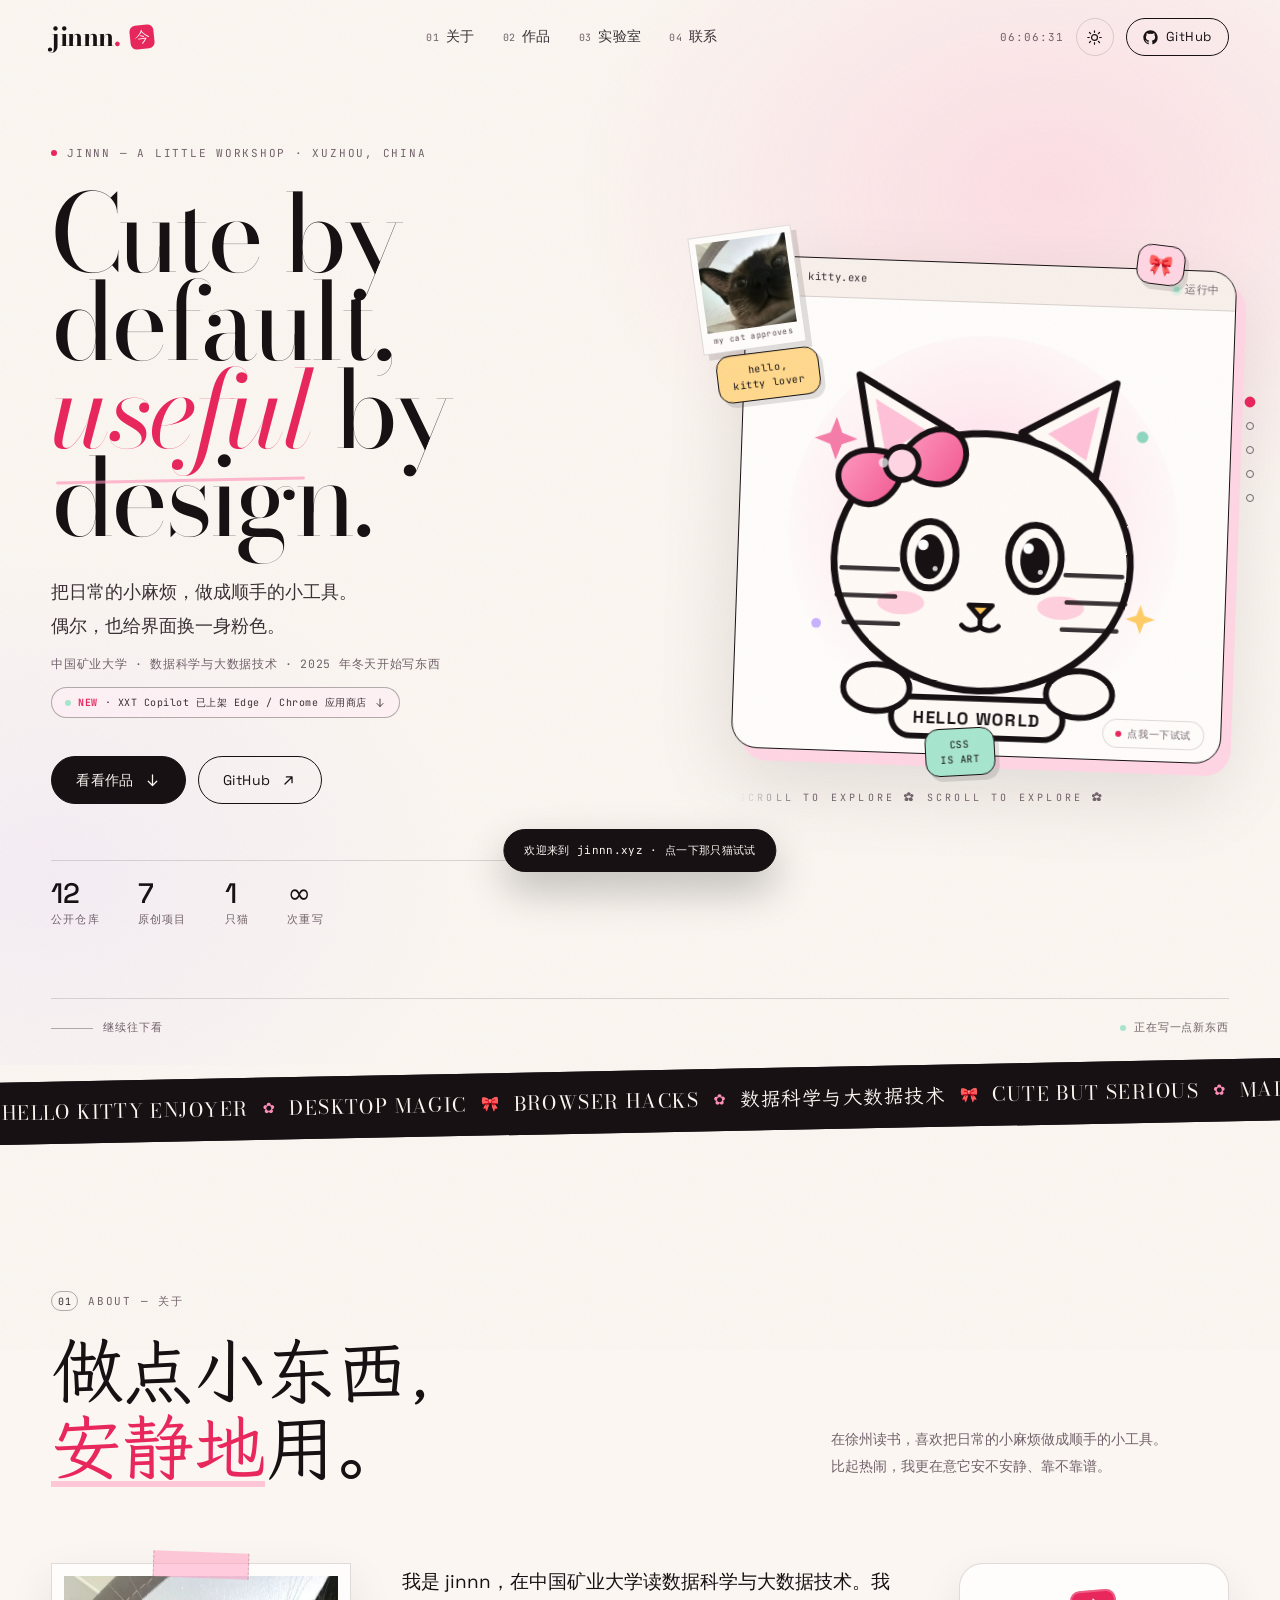
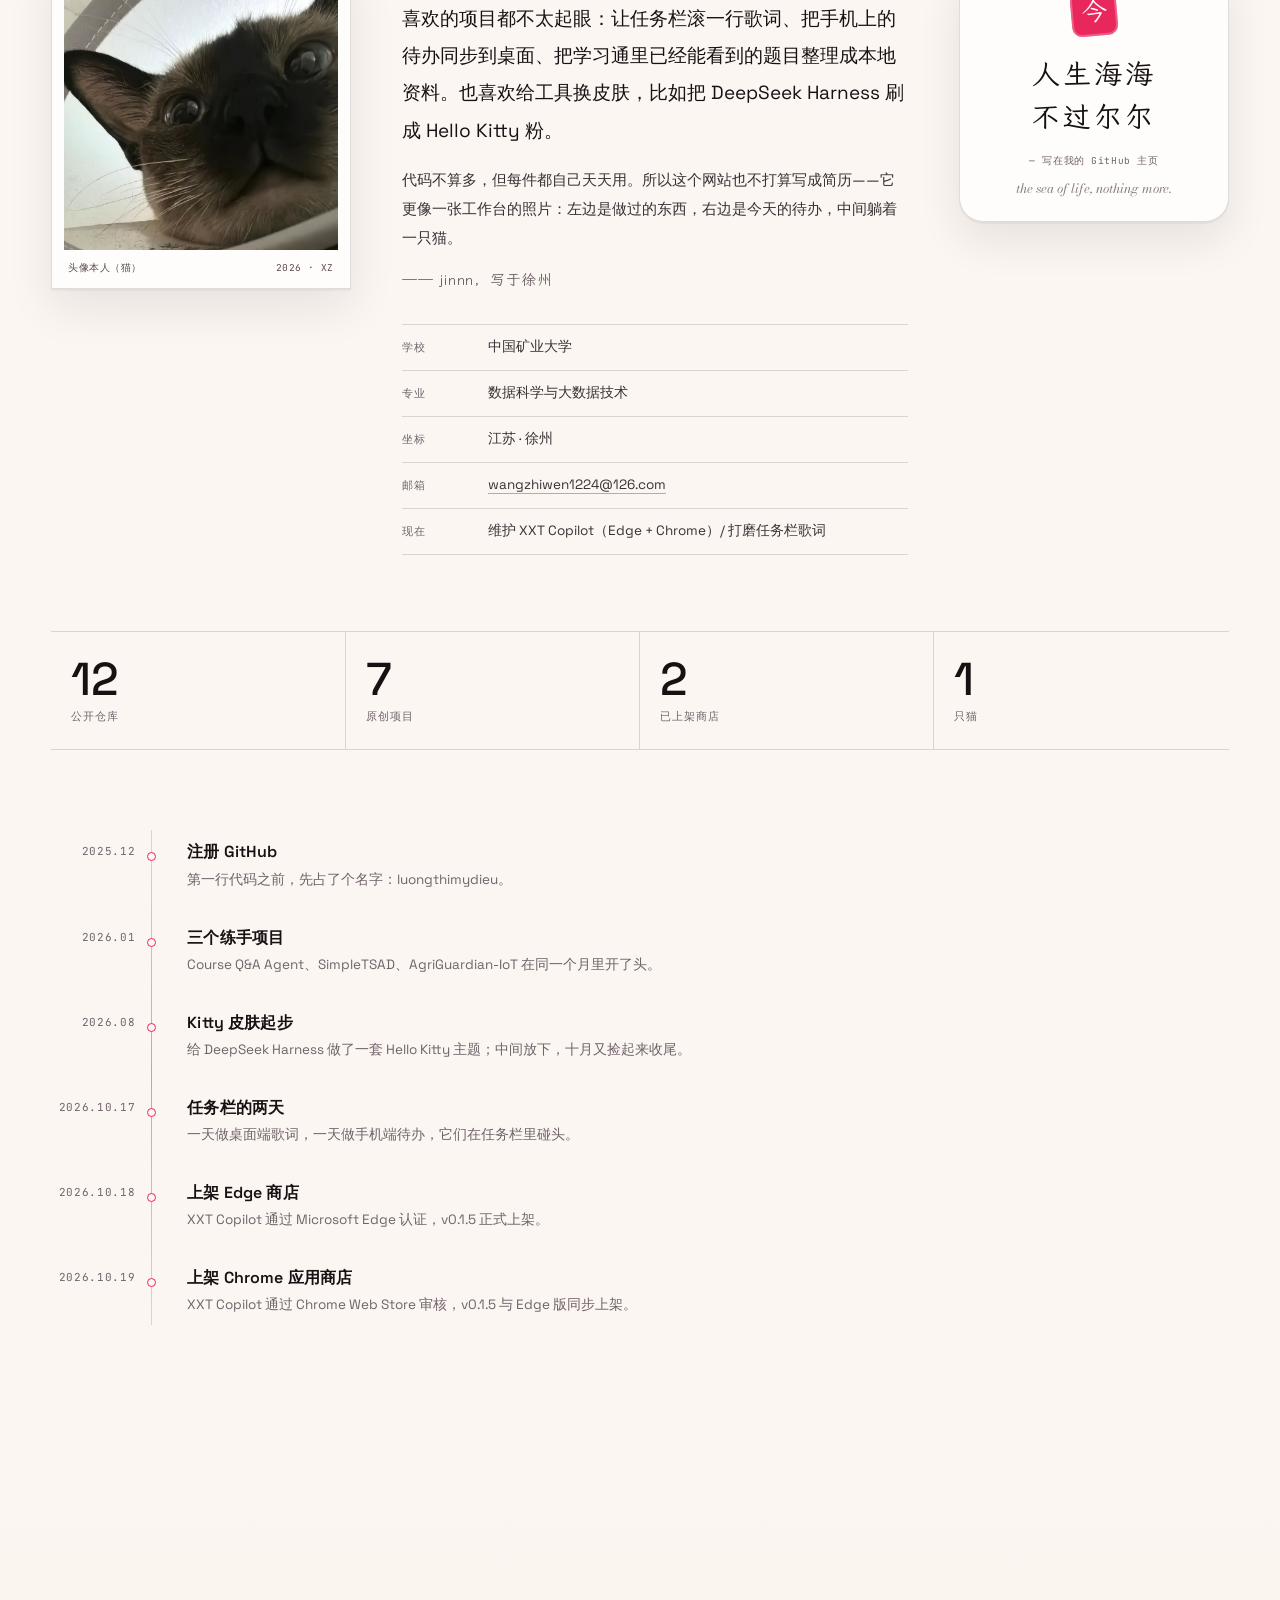
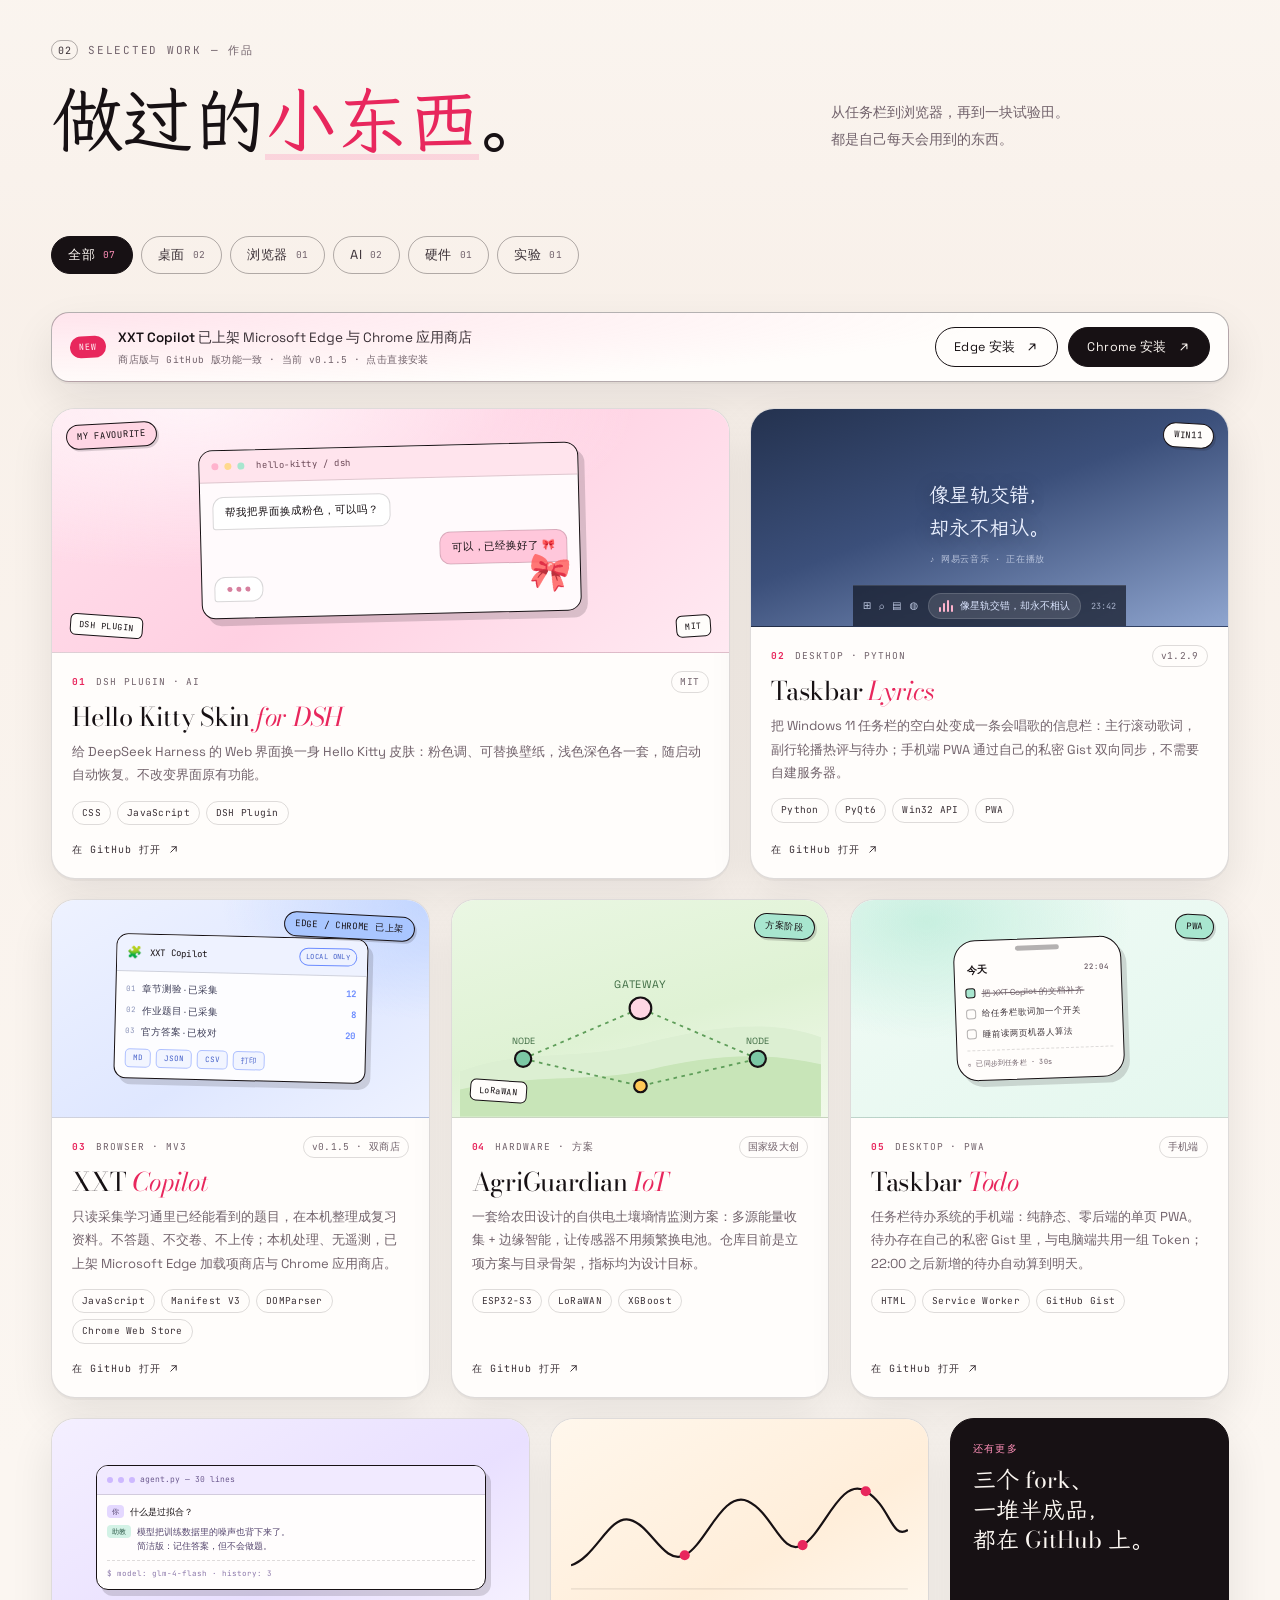
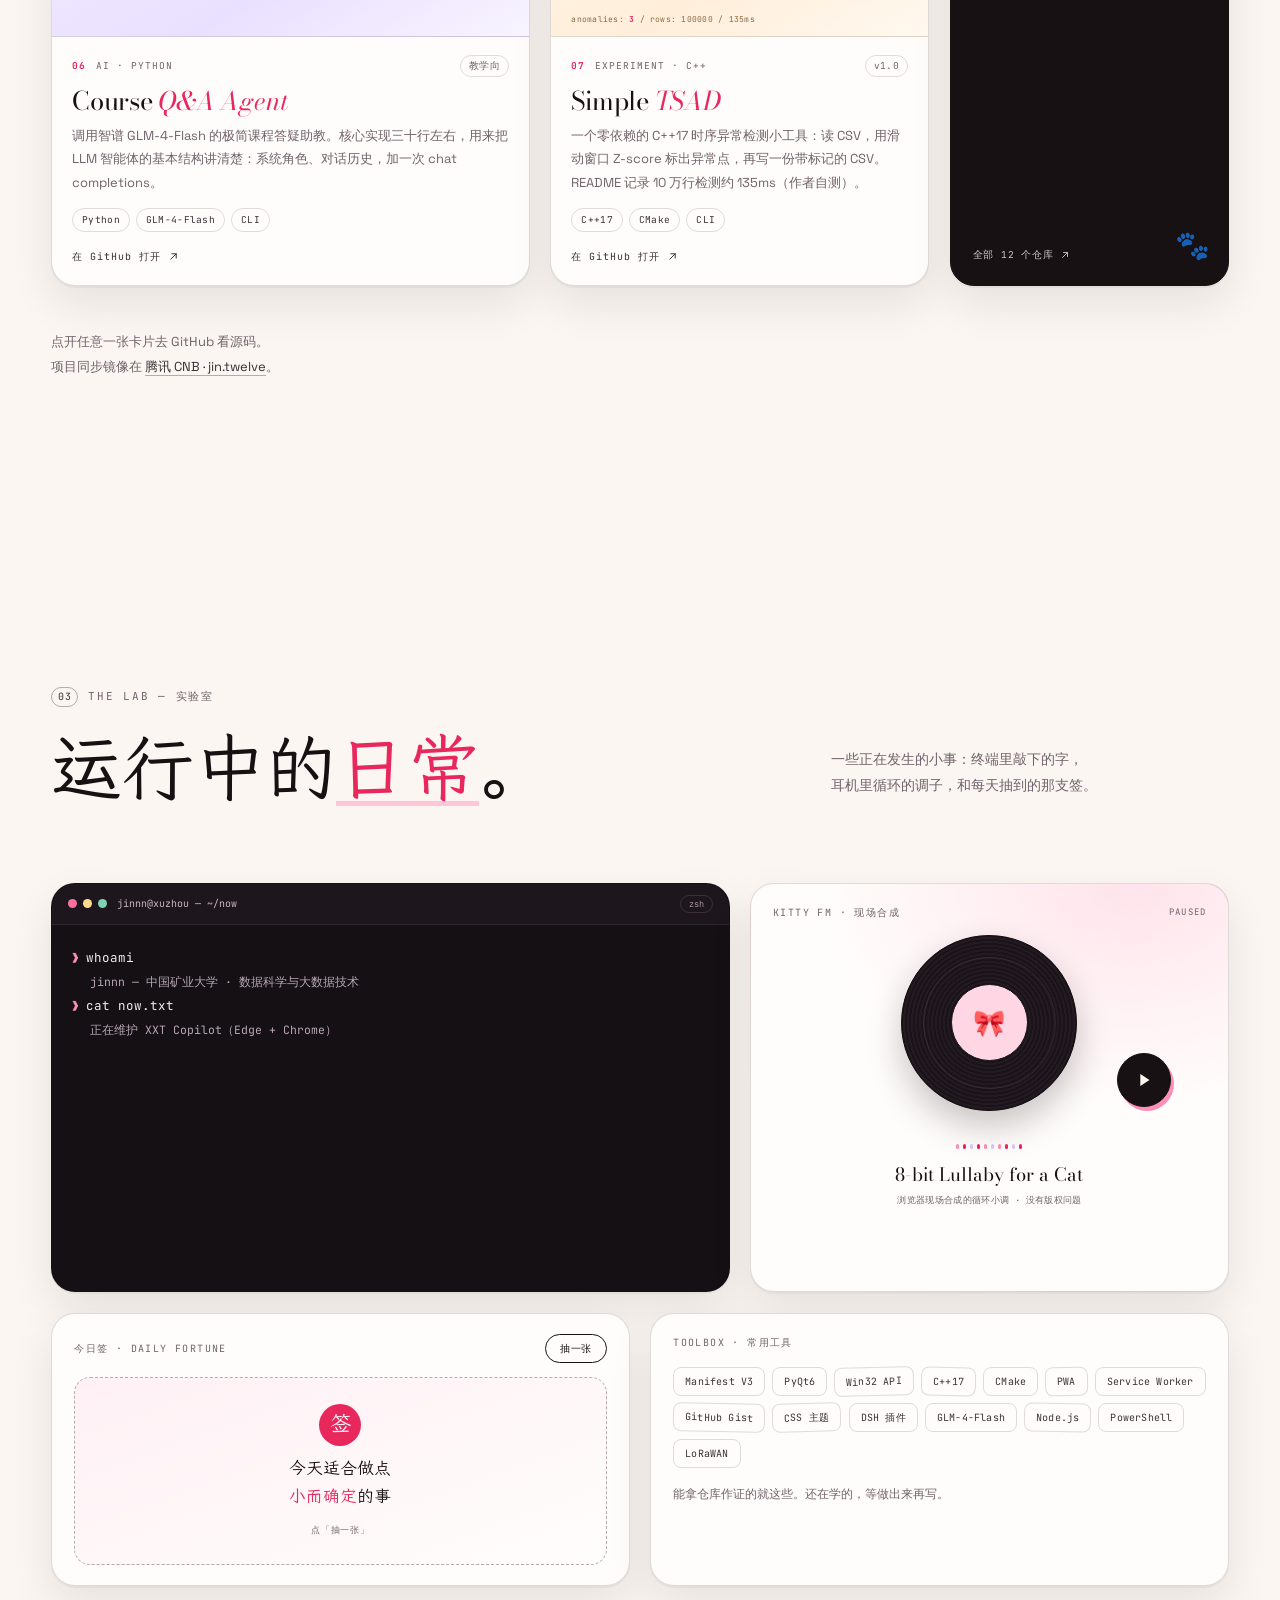
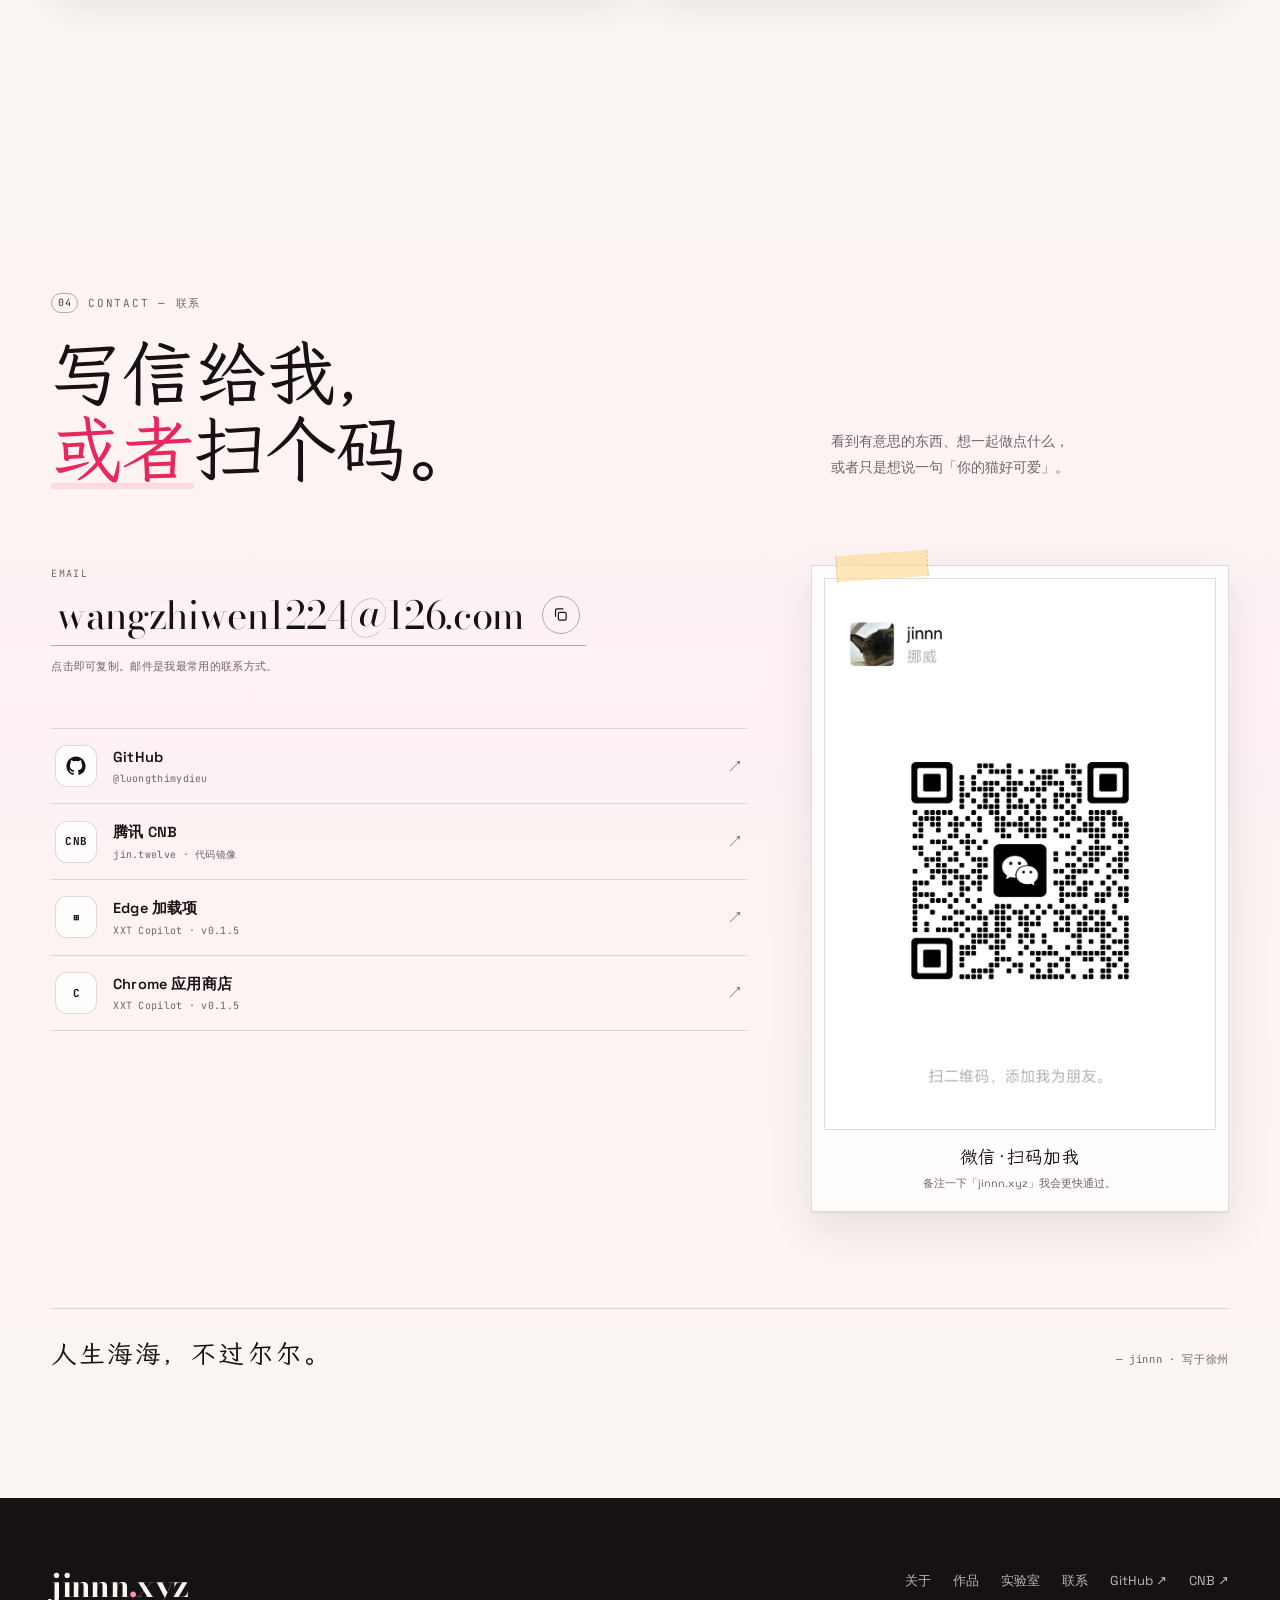
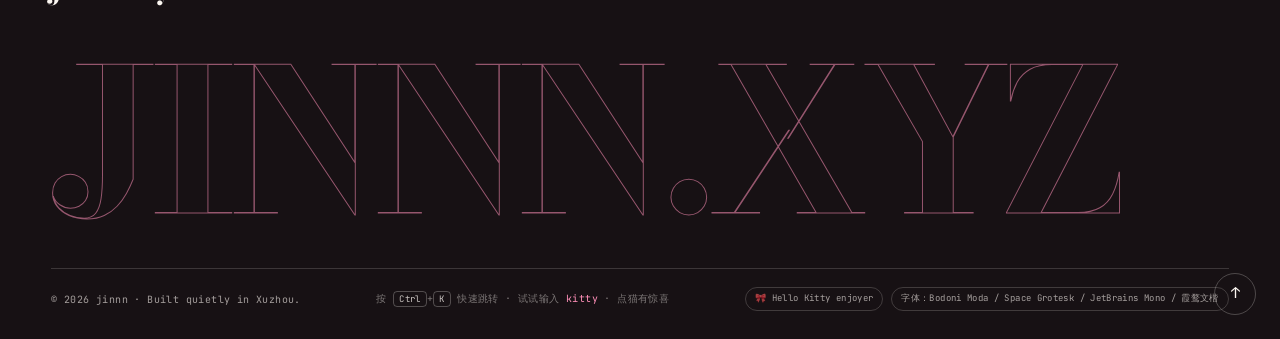
<file: index.html>
<!doctype html>
<html lang="zh-CN" data-theme="light" class="no-js">
<head>
  <meta charset="utf-8">
  <meta name="viewport" content="width=device-width, initial-scale=1, viewport-fit=cover">
  <title>jinnn — Cute by default, useful by design.</title>
  <meta name="description" content="jinnn 的个人网站。中国矿业大学 · 数据科学与大数据技术。做桌面工具、浏览器扩展和一些 AI 小实验：Win11 任务栏歌词、Hello Kitty DSH 皮肤、XXT Copilot……把日常的小麻烦做成顺手的小工具。">
  <meta name="author" content="jinnn">
  <meta name="keywords" content="jinnn, jinnn.xyz, 个人网站, 中国矿业大学, 数据科学与大数据技术, Hello Kitty, DeepSeek Harness, Win11 任务栏歌词, XXT Copilot, 前端, Python, C++">
  <meta name="theme-color" content="#fbf6f1" media="(prefers-color-scheme: light)">
  <meta name="theme-color" content="#120e12" media="(prefers-color-scheme: dark)">
  <meta name="color-scheme" content="light dark">
  <link rel="canonical" href="https://jinnn.xyz/">

  <!-- Open Graph / Twitter -->
  <meta property="og:type" content="website">
  <meta property="og:site_name" content="jinnn.xyz">
  <meta property="og:url" content="https://jinnn.xyz/">
  <meta property="og:title" content="jinnn — Cute by default, useful by design.">
  <meta property="og:description" content="把日常的小麻烦，做成顺手的小工具。中国矿业大学 · 数据科学与大数据技术。">
  <meta property="og:image" content="https://jinnn.xyz/assets/img/og-cover.png">
  <meta property="og:image:width" content="1200">
  <meta property="og:image:height" content="630">
  <meta property="og:locale" content="zh_CN">
  <meta name="twitter:card" content="summary_large_image">
  <meta name="twitter:title" content="jinnn — Cute by default, useful by design.">
  <meta name="twitter:description" content="把日常的小麻烦，做成顺手的小工具。jinnn.xyz">
  <meta name="twitter:image" content="https://jinnn.xyz/assets/img/og-cover.png">

  <!-- icons / manifest -->
  <link rel="icon" href="assets/img/favicon.svg" type="image/svg+xml">
  <link rel="apple-touch-icon" href="assets/img/icon-180.png">
  <link rel="manifest" href="site.webmanifest">
  <link rel="sitemap" type="application/xml" href="sitemap.xml">

  <!-- fonts (self-hosted, latin subset; chinese falls back to system serif/sans) -->
  <link rel="preload" href="assets/fonts/bodoni-roman.woff2" as="font" type="font/woff2" crossorigin>
  <link rel="preload" href="assets/fonts/bodoni-italic.woff2" as="font" type="font/woff2" crossorigin>
  <link rel="preload" href="assets/fonts/space-grotesk.woff2" as="font" type="font/woff2" crossorigin>
  <link rel="preload" href="assets/fonts/lxgw-wenkai-subset.woff2" as="font" type="font/woff2" crossorigin>

  <link rel="stylesheet" href="assets/css/style.css">
  <script>document.documentElement.classList.remove('no-js');document.documentElement.classList.add('js');</script>

  <script type="application/ld+json">
  {
    "@context": "https://schema.org",
    "@type": "Person",
    "name": "jinnn",
    "alternateName": "luongthimydieu",
    "url": "https://jinnn.xyz/",
    "image": "https://jinnn.xyz/assets/img/upload/avatar.jpg",
    "email": "mailto:wangzhiwen1224@126.com",
    "description": "中国矿业大学数据科学与大数据技术专业学生，做桌面工具、浏览器扩展与 AI 小实验。",
    "address": { "@type": "PostalAddress", "addressLocality": "徐州市", "addressRegion": "江苏省", "addressCountry": "CN" },
    "alumniOf": { "@type": "CollegeOrUniversity", "name": "中国矿业大学" },
    "sameAs": ["https://github.com/luongthimydieu", "https://cnb.cool/jin.twelve"]
  }
  </script>
</head>
<body>
  <a class="skip-link" href="#main">跳到主要内容</a>

  <!-- 颗粒质感 / 光标 / 进度 / 加载 -->
  <div class="grain" aria-hidden="true"></div>
  <div class="cursor" id="cursor" aria-hidden="true"><span class="cursor__dot"></span><span class="cursor__ring"></span><span class="cursor__label"></span></div>
  <div class="scroll-progress" aria-hidden="true"><span id="scrollProgress"></span></div>

  <div class="loader" id="loader" aria-hidden="true">
    <div class="loader__inner">
      <svg class="loader__kitten" viewBox="0 0 64 64" aria-hidden="true">
        <g class="loader__kitten-face">
          <path d="M13 27 17 12l12 9h6l12-9 4 15" fill="none" stroke="currentColor" stroke-width="2.4" stroke-linejoin="round"/>
          <ellipse cx="32" cy="38" rx="20" ry="16.5" fill="currentColor" opacity=".06"/>
          <ellipse cx="32" cy="38" rx="20" ry="16.5" fill="none" stroke="currentColor" stroke-width="2.4"/>
          <circle cx="25" cy="37" r="2.4" fill="currentColor"/>
          <circle cx="39" cy="37" r="2.4" fill="currentColor"/>
          <path d="M30 42h4l-2 2z" fill="currentColor"/>
          <path d="M11 40h9M12 45h8M53 40h-9M52 45h-8" stroke="currentColor" stroke-width="1.6" stroke-linecap="round"/>
          <g class="loader__bow" transform="translate(20 19) rotate(-16)">
            <path d="M0 0c-6-6-11-2-9 3 1.4 3.6 6 3.2 9-3z" fill="#ff7fae" stroke="#171114" stroke-width="1.6"/>
            <path d="M0 0c6-6 11-2 9 3-1.4 3.6-6 3.2-9-3z" fill="#ff7fae" stroke="#171114" stroke-width="1.6"/>
            <circle cx="0" cy="0" r="2.6" fill="#ffd6e4" stroke="#171114" stroke-width="1.4"/>
          </g>
        </g>
      </svg>
      <p class="loader__title">JINNN<span>.XYZ</span></p>
      <div class="loader__bar"><span id="loaderBar"></span></div>
      <p class="loader__meta"><span id="loaderPct">0%</span><span id="loaderNote">waking the kitty…</span></p>
    </div>
  </div>

  <!-- 页头 -->
  <header class="site-header" id="siteHeader">
    <div class="site-header__inner">
      <a class="brand" href="#top" aria-label="回到顶部 jinnn.xyz">
        <span class="brand__mark">jinnn<span class="brand__dot">.</span></span>
        <span class="brand__seal" aria-hidden="true">今</span>
      </a>
      <nav class="site-nav" aria-label="主导航">
        <a href="#about"><span>01</span>关于</a>
        <a href="#work"><span>02</span>作品</a>
        <a href="#lab"><span>03</span>实验室</a>
        <a href="#contact"><span>04</span>联系</a>
      </nav>
      <div class="site-tools">
        <span class="clock" id="clock" title="徐州时间">--:--:--</span>
        <button class="icon-btn" id="themeBtn" type="button" aria-label="切换深浅色" title="切换深浅色">
          <svg class="icon-sun" viewBox="0 0 24 24" fill="none" stroke="currentColor" stroke-width="1.7" stroke-linecap="round" aria-hidden="true"><circle cx="12" cy="12" r="4.2"/><path d="M12 2.5v2.2M12 19.3v2.2M2.5 12h2.2M19.3 12h2.2M4.9 4.9l1.6 1.6M17.5 17.5l1.6 1.6M19.1 4.9l-1.6 1.6M6.5 17.5l-1.6 1.6"/></svg>
          <svg class="icon-moon" viewBox="0 0 24 24" fill="none" stroke="currentColor" stroke-width="1.7" stroke-linecap="round" aria-hidden="true"><path d="M20 14.5A8 8 0 0 1 9.5 4a8.2 8.2 0 1 0 10.5 10.5Z"/></svg>
        </button>
        <a class="tool-link" href="https://github.com/luongthimydieu" target="_blank" rel="noopener">
          <svg viewBox="0 0 24 24" fill="currentColor" aria-hidden="true"><path d="M12 .5C5.73.5.5 5.73.5 12c0 5.08 3.29 9.39 7.86 10.91.58.11.79-.25.79-.56v-2.17c-3.2.7-3.88-1.36-3.88-1.36-.53-1.34-1.29-1.7-1.29-1.7-1.05-.72.08-.71.08-.71 1.16.08 1.78 1.19 1.78 1.19 1.03 1.77 2.7 1.26 3.36.96.1-.75.4-1.26.73-1.55-2.55-.29-5.24-1.28-5.24-5.69 0-1.26.45-2.28 1.19-3.09-.12-.29-.52-1.46.11-3.05 0 0 .97-.31 3.18 1.18a11.1 11.1 0 0 1 5.79 0c2.2-1.49 3.17-1.18 3.17-1.18.63 1.59.23 2.76.12 3.05.74.81 1.18 1.83 1.18 3.09 0 4.42-2.69 5.39-5.25 5.68.41.35.78 1.05.78 2.12v3.14c0 .31.21.68.8.56A11.5 11.5 0 0 0 23.5 12C23.5 5.73 18.27.5 12 .5Z"/></svg>
          <span>GitHub</span>
        </a>
        <button class="menu-btn" id="menuBtn" type="button" aria-expanded="false" aria-controls="mobileMenu" aria-label="打开菜单">
          <span></span><span></span>
        </button>
      </div>
    </div>
  </header>

  <!-- 移动端菜单 -->
  <div class="mobile-menu" id="mobileMenu" hidden>
    <nav class="mobile-menu__nav" aria-label="移动端导航">
      <a href="#about" data-menu-link><span>01</span>关于 <em>About</em></a>
      <a href="#work" data-menu-link><span>02</span>作品 <em>Work</em></a>
      <a href="#lab" data-menu-link><span>03</span>实验室 <em>Lab</em></a>
      <a href="#contact" data-menu-link><span>04</span>联系 <em>Contact</em></a>
    </nav>
    <div class="mobile-menu__foot">
      <a href="https://github.com/luongthimydieu" target="_blank" rel="noopener">GitHub ↗</a>
      <a href="https://cnb.cool/jin.twelve" target="_blank" rel="noopener">CNB ↗</a>
      <a href="mailto:wangzhiwen1224@126.com">写信 ↗</a>
    </div>
  </div>

  <!-- 右侧分节导航 -->
  <aside class="rail" aria-hidden="true">
    <a href="#top" class="rail__dot" data-rail="hero"><span>Top</span></a>
    <a href="#about" class="rail__dot" data-rail="about"><span>01</span></a>
    <a href="#work" class="rail__dot" data-rail="work"><span>02</span></a>
    <a href="#lab" class="rail__dot" data-rail="lab"><span>03</span></a>
    <a href="#contact" class="rail__dot" data-rail="contact"><span>04</span></a>
  </aside>

  <main id="main">
    <span id="top"></span>

    <!-- ============ HERO ============ -->
    <section class="hero" id="hero" aria-labelledby="heroTitle">
      <div class="hero__glow" aria-hidden="true"></div>
      <div class="container hero__grid">
        <div class="hero__copy">
          <p class="kicker" data-reveal>
            <span class="kicker__dot"></span>
            JINNN — A LITTLE WORKSHOP · XUZHOU, CHINA
          </p>
          <h1 class="hero__title" id="heroTitle" data-reveal>
            <span class="hero__line">Cute by</span>
            <span class="hero__line">default,</span>
            <span class="hero__line hero__line--accent"><em>useful</em> by</span>
            <span class="hero__line">design.</span>
          </h1>
          <p class="hero__lead" data-reveal>
            把日常的小麻烦，做成顺手的小工具。<br class="br-desk">偶尔，也给界面换一身粉色。
          </p>
          <p class="hero__sub" data-reveal>
            中国矿业大学 · 数据科学与大数据技术 · 2025 年冬天开始写东西
          </p>
          <a class="hero__news" href="#work" data-reveal>
            <span class="pulse-dot"></span><b>NEW</b> · XXT Copilot 已上架 Edge / Chrome 应用商店
            <svg viewBox="0 0 24 24" fill="none" stroke="currentColor" stroke-width="1.8" stroke-linecap="round" stroke-linejoin="round" aria-hidden="true"><path d="M12 4v15M6 13l6 6 6-6"/></svg>
          </a>
          <div class="hero__actions" data-reveal>
            <a class="btn btn--ink" href="#work"><span>看看作品</span><svg viewBox="0 0 24 24" fill="none" stroke="currentColor" stroke-width="1.8" stroke-linecap="round" stroke-linejoin="round" aria-hidden="true"><path d="M12 4v15M6 13l6 6 6-6"/></svg></a>
            <a class="btn btn--ghost" href="https://github.com/luongthimydieu" target="_blank" rel="noopener"><span>GitHub</span><svg viewBox="0 0 24 24" fill="none" stroke="currentColor" stroke-width="1.8" stroke-linecap="round" stroke-linejoin="round" aria-hidden="true"><path d="M7 17 17 7M9 7h8v8"/></svg></a>
          </div>
          <dl class="hero__meta" data-reveal>
            <div><dt data-live="repos">12</dt><dd>公开仓库</dd></div>
            <div><dt data-live="projects">7</dt><dd>原创项目</dd></div>
            <div><dt>1</dt><dd>只猫</dd></div>
            <div><dt>∞</dt><dd>次重写</dd></div>
          </dl>
        </div>

        <div class="hero__stage" data-reveal>
          <div class="mascot-wrap" id="mascotWrap">
            <div class="mascot-card" id="mascotCard">
              <div class="mascot-card__bar">
                <span class="mascot-card__dots"><i></i><i></i><i></i></span>
                <span class="mascot-card__name">kitty.exe</span>
                <span class="mascot-card__status">运行中</span>
              </div>
              <div class="mascot-card__body">
                <svg class="mascot" id="mascot" viewBox="0 0 480 460" role="img" aria-label="一只戴着蝴蝶结的白猫插画">
                  <defs>
                    <radialGradient id="haloGrad" cx="50%" cy="45%" r="55%">
                      <stop offset="0%" stop-color="#ffd9e7" stop-opacity=".95"/>
                      <stop offset="100%" stop-color="#ffd9e7" stop-opacity="0"/>
                    </radialGradient>
                    <linearGradient id="bowGrad" x1="0" y1="0" x2="1" y2="1">
                      <stop offset="0%" stop-color="#ff9bc2"/>
                      <stop offset="100%" stop-color="#f2568f"/>
                    </linearGradient>
                  </defs>
                  <circle cx="240" cy="230" r="200" fill="url(#haloGrad)"/>
                  <g class="mascot__sparkle" aria-hidden="true">
                    <path d="M86 118l6 16 16 6-16 6-6 16-6-16-16-6 16-6z" fill="#f2568f" opacity=".75"/>
                    <path d="M404 300l4 11 11 4-11 4-4 11-4-11-11-4 11-4z" fill="#ffc857" opacity=".9"/>
                    <circle cx="400" cy="128" r="6" fill="#8fd7c1"/>
                    <circle cx="72" cy="330" r="5" fill="#c9b3ff"/>
                  </g>

                  <!-- ears -->
                  <path d="M128 178 108 74l96 54z" fill="#fffaf6" stroke="#171114" stroke-width="7" stroke-linejoin="round"/>
                  <path d="M352 178 372 74l-96 54z" fill="#fffaf6" stroke="#171114" stroke-width="7" stroke-linejoin="round"/>
                  <path d="M137 154l-12-56 52 30z" fill="#ffc2d8"/>
                  <path d="M343 154l12-56-52 30z" fill="#ffc2d8"/>

                  <!-- head -->
                  <ellipse cx="240" cy="262" rx="152" ry="132" fill="#fffaf6" stroke="#171114" stroke-width="7"/>

                  <!-- bow -->
                  <g transform="translate(150 150) rotate(-18)"><g class="mascot__bow">
                    <path d="M-4 4c-46-34-78 2-56 30 20 25 50 6 60-14z" fill="url(#bowGrad)" stroke="#171114" stroke-width="6" stroke-linejoin="round"/>
                    <path d="M4 4c46-34 78 2 56 30-20 25-50 6-60-14z" fill="url(#bowGrad)" stroke="#171114" stroke-width="6" stroke-linejoin="round"/>
                    <circle cx="0" cy="14" r="17" fill="#ffd6e4" stroke="#171114" stroke-width="6"/>
                    <circle cx="-18" cy="8" r="5" fill="#fff" opacity=".7"/>
                  </g></g>

                  <!-- eyes -->
                  <g class="mascot__eye" data-eye>
                    <ellipse cx="186" cy="256" rx="27" ry="34" fill="#fffaf6" stroke="#171114" stroke-width="7"/>
                    <g class="mascot__pupil" data-pupil><ellipse cx="186" cy="258" rx="15" ry="23" fill="#171114"/><circle cx="179" cy="246" r="5.5" fill="#fff"/><circle cx="192" cy="270" r="2.6" fill="#fff" opacity=".8"/></g>
                  </g>
                  <g class="mascot__eye" data-eye>
                    <ellipse cx="294" cy="256" rx="27" ry="34" fill="#fffaf6" stroke="#171114" stroke-width="7"/>
                    <g class="mascot__pupil" data-pupil><ellipse cx="294" cy="258" rx="15" ry="23" fill="#171114"/><circle cx="287" cy="246" r="5.5" fill="#fff"/><circle cx="300" cy="270" r="2.6" fill="#fff" opacity=".8"/></g>
                  </g>

                  <!-- nose / mouth -->
                  <path d="M228 306h24l-12 13z" fill="#ffc857" stroke="#171114" stroke-width="5" stroke-linejoin="round"/>
                  <path d="M240 319v9c-6 5-14 5-19-1M240 328c6 5 14 5 19-1" fill="none" stroke="#171114" stroke-width="5" stroke-linecap="round"/>

                  <!-- blush -->
                  <ellipse cx="158" cy="306" rx="24" ry="12" fill="#ff9bc2" opacity=".45"/>
                  <ellipse cx="322" cy="306" rx="24" ry="12" fill="#ff9bc2" opacity=".45"/>

                  <!-- whiskers -->
                  <g stroke="#171114" stroke-width="4.6" stroke-linecap="round" opacity=".85">
                    <path d="M96 272h58M92 300h60M100 328h56"/>
                    <path d="M384 272h-58M388 300h-60M380 328h-56"/>
                  </g>

                  <!-- paws holding a tiny sign -->
                  <g class="mascot__paws">
                    <rect x="152" y="402" width="176" height="40" rx="20" fill="#fffaf6" stroke="#171114" stroke-width="6"/>
                    <text x="240" y="429" text-anchor="middle" font-family="'Space Grotesk',monospace" font-size="17.5" font-weight="700" fill="#171114" letter-spacing="1.4">HELLO WORLD</text>
                    <ellipse cx="136" cy="394" rx="34" ry="24" fill="#fffaf6" stroke="#171114" stroke-width="6"/>
                    <ellipse cx="344" cy="394" rx="34" ry="24" fill="#fffaf6" stroke="#171114" stroke-width="6"/>
                  </g>
                </svg>

                <div class="mascot-card__hint">
                  <span class="mascot-card__hint-dot"></span>
                  <span>点我一下试试</span>
                </div>
              </div>
            </div>

            <span class="sticker sticker--a" data-parallax="6">🎀</span>
            <span class="sticker sticker--b" data-parallax="-8">hello,<br>kitty lover</span>
            <span class="sticker sticker--d" data-parallax="-5">CSS<br>IS ART</span>
            <figure class="avatar-chip" data-parallax="-4">
              <img src="assets/img/upload/avatar.jpg" alt="我的猫" width="900" height="900" loading="lazy">
              <figcaption>my cat approves</figcaption>
            </figure>
          </div>

          <div class="hero__orbit" aria-hidden="true">
            <span class="hero__orbit-text">SCROLL TO EXPLORE ✿ SCROLL TO EXPLORE ✿ </span>
          </div>
        </div>
      </div>

      <div class="hero__footer container" data-reveal>
        <a class="scroll-cue" href="#about"><span class="scroll-cue__line"></span>继续往下看</a>
        <p class="hero__coords">34.26°N · 117.18°E — XUZHOU</p>
        <p class="hero__now"><span class="pulse-dot"></span><span data-live="status">正在写一点新东西</span></p>
      </div>
    </section>

    <!-- ============ MARQUEE ============ -->
    <div class="marquee-wrap" aria-hidden="true"><div class="marquee">
      <div class="marquee__track">
        <span class="marquee__item">HELLO KITTY ENJOYER</span><span class="marquee__sep">✿</span>
        <span class="marquee__item">DESKTOP MAGIC</span><span class="marquee__sep">🎀</span>
        <span class="marquee__item">BROWSER HACKS</span><span class="marquee__sep">✿</span>
        <span class="marquee__item">数据科学与大数据技术</span><span class="marquee__sep">🎀</span>
        <span class="marquee__item">CUTE BUT SERIOUS</span><span class="marquee__sep">✿</span>
        <span class="marquee__item">MADE IN XUZHOU</span><span class="marquee__sep">🎀</span>
        <span class="marquee__item">HELLO KITTY ENJOYER</span><span class="marquee__sep">✿</span>
        <span class="marquee__item">DESKTOP MAGIC</span><span class="marquee__sep">🎀</span>
        <span class="marquee__item">BROWSER HACKS</span><span class="marquee__sep">✿</span>
        <span class="marquee__item">数据科学与大数据技术</span><span class="marquee__sep">🎀</span>
        <span class="marquee__item">CUTE BUT SERIOUS</span><span class="marquee__sep">✿</span>
        <span class="marquee__item">MADE IN XUZHOU</span><span class="marquee__sep">🎀</span>
      </div>
    </div></div>

    <!-- ============ ABOUT ============ -->
    <section class="section about" id="about" aria-labelledby="aboutTitle">
      <div class="container">
        <header class="section-head" data-reveal>
          <p class="kicker"><span class="kicker__num">01</span> ABOUT — 关于</p>
          <div class="section-head__row">
            <h2 class="section-title" id="aboutTitle">做点小东西，<em>安静地</em>用。</h2>
            <p class="section-head__lead">在徐州读书，喜欢把日常的小麻烦做成顺手的小工具。<br>比起热闹，我更在意它安不安静、靠不靠谱。</p>
          </div>
        </header>

        <div class="about-grid">
          <figure class="polaroid" data-reveal data-tilt>
            <span class="polaroid__tape" aria-hidden="true"></span>
            <img src="assets/img/upload/avatar.jpg" alt="我的猫，也是这个网站的头像" width="900" height="900" loading="lazy">
            <figcaption><span>头像本人（猫）</span><span>2026 · XZ</span></figcaption>
          </figure>

          <div class="about-copy" data-reveal>
            <p class="about-copy__lead">我是 jinnn，在中国矿业大学读数据科学与大数据技术。我喜欢的项目都不太起眼：让任务栏滚一行歌词、把手机上的待办同步到桌面、把学习通里已经能看到的题目整理成本地资料。也喜欢给工具换皮肤，比如把 DeepSeek Harness 刷成 Hello Kitty 粉。</p>
            <p>代码不算多，但每件都自己天天用。所以这个网站也不打算写成简历——它更像一张工作台的照片：左边是做过的东西，右边是今天的待办，中间躺着一只猫。</p>
            <p class="about-copy__sign">—— jinnn，写于徐州</p>
            <ul class="facts">
              <li><span class="facts__k">学校</span><span class="facts__v">中国矿业大学</span></li>
              <li><span class="facts__k">专业</span><span class="facts__v">数据科学与大数据技术</span></li>
              <li><span class="facts__k">坐标</span><span class="facts__v">江苏 · 徐州</span></li>
              <li><span class="facts__k">邮箱</span><span class="facts__v"><a href="mailto:wangzhiwen1224@126.com">wangzhiwen1224@126.com</a></span></li>
              <li><span class="facts__k">现在</span><span class="facts__v">维护 XXT Copilot（Edge + Chrome）/ 打磨任务栏歌词</span></li>
            </ul>
          </div>

          <aside class="seal-quote" data-reveal>
            <div class="seal" aria-hidden="true"><span>今</span></div>
            <blockquote>人生海海<br>不过尔尔</blockquote>
            <p class="seal-quote__cite">— 写在我的 GitHub 主页</p>
            <p class="seal-quote__en">the sea of life, nothing more.</p>
          </aside>
        </div>

        <div class="stats-row" data-reveal>
          <div class="stat"><span class="stat__num" data-count="12">12</span><span class="stat__label">公开仓库</span></div>
          <div class="stat"><span class="stat__num" data-count="7">7</span><span class="stat__label">原创项目</span></div>
          <div class="stat"><span class="stat__num" data-count="2">2</span><span class="stat__label">已上架商店</span></div>
          <div class="stat"><span class="stat__num" data-count="1">1</span><span class="stat__label">只猫</span></div>
        </div>

        <ol class="timeline" data-reveal>
          <li class="timeline__item">
            <span class="timeline__date">2025.12</span>
            <div class="timeline__body"><h3>注册 GitHub</h3><p>第一行代码之前，先占了个名字：luongthimydieu。</p></div>
          </li>
          <li class="timeline__item">
            <span class="timeline__date">2026.01</span>
            <div class="timeline__body"><h3>三个练手项目</h3><p>Course Q&amp;A Agent、SimpleTSAD、AgriGuardian-IoT 在同一个月里开了头。</p></div>
          </li>
          <li class="timeline__item">
            <span class="timeline__date">2026.08</span>
            <div class="timeline__body"><h3>Kitty 皮肤起步</h3><p>给 DeepSeek Harness 做了一套 Hello Kitty 主题；中间放下，十月又捡起来收尾。</p></div>
          </li>
          <li class="timeline__item">
            <span class="timeline__date">2026.10.17</span>
            <div class="timeline__body"><h3>任务栏的两天</h3><p>一天做桌面端歌词，一天做手机端待办，它们在任务栏里碰头。</p></div>
          </li>
          <li class="timeline__item">
            <span class="timeline__date">2026.10.18</span>
            <div class="timeline__body"><h3>上架 Edge 商店</h3><p>XXT Copilot 通过 Microsoft Edge 认证，v0.1.5 正式上架。</p></div>
          </li>
          <li class="timeline__item">
            <span class="timeline__date">2026.10.19</span>
            <div class="timeline__body"><h3>上架 Chrome 应用商店</h3><p>XXT Copilot 通过 Chrome Web Store 审核，v0.1.5 与 Edge 版同步上架。</p></div>
          </li>
        </ol>
      </div>
    </section>

    <!-- ============ WORK ============ -->
    <section class="section work" id="work" aria-labelledby="workTitle">
      <div class="container">
        <header class="section-head" data-reveal>
          <p class="kicker"><span class="kicker__num">02</span> SELECTED WORK — 作品</p>
          <div class="section-head__row">
            <h2 class="section-title" id="workTitle">做过的<em>小东西</em>。</h2>
            <p class="section-head__lead">从任务栏到浏览器，再到一块试验田。<br>都是自己每天会用到的东西。</p>
          </div>
        </header>

        <div class="filters" data-reveal role="tablist" aria-label="按类别筛选作品">
          <button class="filter is-active" type="button" data-filter="all" role="tab" aria-selected="true">全部 <span>07</span></button>
          <button class="filter" type="button" data-filter="desktop" role="tab" aria-selected="false">桌面 <span>02</span></button>
          <button class="filter" type="button" data-filter="browser" role="tab" aria-selected="false">浏览器 <span>01</span></button>
          <button class="filter" type="button" data-filter="ai" role="tab" aria-selected="false">AI <span>02</span></button>
          <button class="filter" type="button" data-filter="hardware" role="tab" aria-selected="false">硬件 <span>01</span></button>
          <button class="filter" type="button" data-filter="experiment" role="tab" aria-selected="false">实验 <span>01</span></button>
        </div>

        <aside class="store-bar" data-reveal aria-label="XXT Copilot 应用商店安装入口">
          <div class="store-bar__copy">
            <span class="store-bar__badge">NEW</span>
            <p><strong>XXT Copilot</strong> 已上架 Microsoft Edge 与 Chrome 应用商店<span class="store-bar__note">商店版与 GitHub 版功能一致 · 当前 v0.1.5 · 点击直接安装</span></p>
          </div>
          <div class="store-bar__actions">
            <a class="btn btn--ghost" href="https://microsoftedge.microsoft.com/addons/detail/afapjlkkkkkodlmamfeknfhnlkjaenih" target="_blank" rel="noopener"><span>Edge 安装</span><svg viewBox="0 0 24 24" fill="none" stroke="currentColor" stroke-width="1.8" stroke-linecap="round" stroke-linejoin="round" aria-hidden="true"><path d="M7 17 17 7M9 7h8v8"/></svg></a>
            <a class="btn btn--ink" href="https://chromewebstore.google.com/detail/maolpkpomgdnmidbiejcogfgecfhhbcj" target="_blank" rel="noopener"><span>Chrome 安装</span><svg viewBox="0 0 24 24" fill="none" stroke="currentColor" stroke-width="1.8" stroke-linecap="round" stroke-linejoin="round" aria-hidden="true"><path d="M7 17 17 7M9 7h8v8"/></svg></a>
          </div>
        </aside>

        <div class="bento" id="bento">
          <!-- 01 kitty -->
          <article class="card card--wide card--kitty reveal" data-category="ai">
            <a class="card__link" href="https://github.com/luongthimydieu/dsh-client-ui-skin-kitty" target="_blank" rel="noopener" aria-label="DSH Hello Kitty 皮肤：在 GitHub 打开">
              <div class="card__visual viz viz--kitty" aria-hidden="true">
                <div class="viz-window viz-window--pink">
                  <div class="viz-window__bar"><i></i><i></i><i></i><span>hello-kitty / dsh</span></div>
                  <div class="viz-window__body">
                    <div class="viz-bubble viz-bubble--l">帮我把界面换成粉色，可以吗？</div>
                    <div class="viz-bubble viz-bubble--r">可以，已经换好了 🎀</div>
                    <div class="viz-bubble viz-bubble--l viz-bubble--typing"><i></i><i></i><i></i></div>
                  </div>
                  <span class="viz-kittymask">🎀</span>
                </div>
                <span class="viz-badge viz-badge--fav">MY FAVOURITE</span>
                <span class="viz-tag viz-tag--a">MIT</span>
                <span class="viz-tag viz-tag--b">DSH PLUGIN</span>
              </div>
              <div class="card__body">
                <div class="card__meta"><span class="card__num">01</span><span>DSH PLUGIN · AI</span><span class="card__status">MIT</span></div>
                <h3 class="card__title">Hello Kitty Skin <em>for DSH</em></h3>
                <p class="card__desc">给 DeepSeek Harness 的 Web 界面换一身 Hello Kitty 皮肤：粉色调、可替换壁纸，浅色深色各一套，随启动自动恢复。不改变界面原有功能。</p>
                <ul class="card__tags"><li>CSS</li><li>JavaScript</li><li>DSH Plugin</li></ul>
                <span class="card__cta">在 GitHub 打开<svg viewBox="0 0 24 24" fill="none" stroke="currentColor" stroke-width="1.8" stroke-linecap="round" stroke-linejoin="round" aria-hidden="true"><path d="M7 17 17 7M9 7h8v8"/></svg></span>
              </div>
            </a>
          </article>

          <!-- 02 win11 -->
          <article class="card card--taskbar reveal" data-category="desktop">
            <a class="card__link" href="https://github.com/luongthimydieu/win11-taskbar-lyrics" target="_blank" rel="noopener" aria-label="Win11 Taskbar Lyrics：在 GitHub 打开">
              <div class="card__visual viz viz--win11" aria-hidden="true">
                <div class="viz-desktop">
                  <div class="viz-lyric">像星轨交错，<br>却永不相认。</div>
                  <span class="viz-lyric__note">♪ 网易云音乐 · 正在播放</span>
                </div>
                <div class="viz-taskbar">
                  <span class="viz-taskbar__icons"><i>⊞</i><i>⌕</i><i>▤</i><i>◍</i></span>
                  <span class="viz-capsule">
                    <span class="viz-capsule__wave"><i></i><i></i><i></i><i></i></span>
                    <span class="viz-capsule__text">像星轨交错，却永不相认</span>
                  </span>
                  <span class="viz-taskbar__clock">23:42</span>
                </div>
                <span class="viz-badge">WIN11</span>
              </div>
              <div class="card__body">
                <div class="card__meta"><span class="card__num">02</span><span>DESKTOP · PYTHON</span><span class="card__status">v1.2.9</span></div>
                <h3 class="card__title">Taskbar <em>Lyrics</em></h3>
                <p class="card__desc">把 Windows 11 任务栏的空白处变成一条会唱歌的信息栏：主行滚动歌词，副行轮播热评与待办；手机端 PWA 通过自己的私密 Gist 双向同步，不需要自建服务器。</p>
                <ul class="card__tags"><li>Python</li><li>PyQt6</li><li>Win32 API</li><li>PWA</li></ul>
                <span class="card__cta">在 GitHub 打开<svg viewBox="0 0 24 24" fill="none" stroke="currentColor" stroke-width="1.8" stroke-linecap="round" stroke-linejoin="round" aria-hidden="true"><path d="M7 17 17 7M9 7h8v8"/></svg></span>
              </div>
            </a>
          </article>

          <!-- 03 xxt -->
          <article class="card reveal" data-category="browser">
            <a class="card__link" href="https://github.com/luongthimydieu/xxt-copilot" target="_blank" rel="noopener" aria-label="XXT Copilot：在 GitHub 打开">
              <div class="card__visual viz viz--xxt" aria-hidden="true">
                <div class="viz-popup">
                  <div class="viz-popup__head"><span class="viz-popup__logo">🧩</span><span>XXT Copilot</span><span class="viz-popup__pill">LOCAL ONLY</span></div>
                  <div class="viz-popup__rows">
                    <span><i>01</i>章节测验 · 已采集 <b>12</b></span>
                    <span><i>02</i>作业题目 · 已采集 <b>8</b></span>
                    <span><i>03</i>官方答案 · 已校对 <b>20</b></span>
                  </div>
                  <div class="viz-popup__actions"><span>MD</span><span>JSON</span><span>CSV</span><span>打印</span></div>
                </div>
                <span class="viz-badge viz-badge--edge">EDGE / CHROME 已上架</span>
              </div>
              <div class="card__body">
                <div class="card__meta"><span class="card__num">03</span><span>BROWSER · MV3</span><span class="card__status">v0.1.5 · 双商店</span></div>
                <h3 class="card__title">XXT <em>Copilot</em></h3>
                <p class="card__desc">只读采集学习通里已经能看到的题目，在本机整理成复习资料。不答题、不交卷、不上传；本机处理、无遥测，已上架 Microsoft Edge 加载项商店与 Chrome 应用商店。</p>
                <ul class="card__tags"><li>JavaScript</li><li>Manifest V3</li><li>DOMParser</li><li>Chrome Web Store</li></ul>
                <span class="card__cta">在 GitHub 打开<svg viewBox="0 0 24 24" fill="none" stroke="currentColor" stroke-width="1.8" stroke-linecap="round" stroke-linejoin="round" aria-hidden="true"><path d="M7 17 17 7M9 7h8v8"/></svg></span>
              </div>
            </a>
          </article>

          <!-- 04 agri -->
          <article class="card reveal" data-category="hardware">
            <a class="card__link" href="https://github.com/luongthimydieu/AgriGuardian-IoT" target="_blank" rel="noopener" aria-label="AgriGuardian IoT：在 GitHub 打开">
              <div class="card__visual viz viz--agri" aria-hidden="true">
                <svg class="viz-field" viewBox="0 0 400 240" role="presentation">
                  <path d="M0 190c70-26 130-12 200-30s140-30 200-8v88H0z" fill="#dcefd2"/>
                  <path d="M0 210c80-18 150-8 210-22s120-22 190-6v58H0z" fill="#c8e5b8"/>
                  <g class="viz-nodes" fill="none" stroke="#5f9e5a" stroke-width="2" stroke-dasharray="4 5">
                    <path d="M70 176 200 120l130 56"/>
                    <path d="M70 176 200 206l130-30"/>
                  </g>
                  <g class="viz-dots">
                    <circle cx="70" cy="176" r="9" fill="#7bc8a4" stroke="#171114" stroke-width="2.4"/>
                    <circle cx="200" cy="120" r="12" fill="#ffd6e4" stroke="#171114" stroke-width="2.4"/>
                    <circle cx="330" cy="176" r="9" fill="#7bc8a4" stroke="#171114" stroke-width="2.4"/>
                    <circle cx="200" cy="206" r="7" fill="#ffc857" stroke="#171114" stroke-width="2.4"/>
                  </g>
                  <text x="200" y="98" text-anchor="middle" font-size="12" font-family="'Space Grotesk',monospace" fill="#3d6b42" letter-spacing="1">GATEWAY</text>
                  <text x="70" y="160" text-anchor="middle" font-size="10" font-family="'Space Grotesk',monospace" fill="#3d6b42">NODE</text>
                  <text x="330" y="160" text-anchor="middle" font-size="10" font-family="'Space Grotesk',monospace" fill="#3d6b42">NODE</text>
                </svg>
                <span class="viz-badge viz-badge--green">方案阶段</span>
                <span class="viz-tag viz-tag--b">LoRaWAN</span>
              </div>
              <div class="card__body">
                <div class="card__meta"><span class="card__num">04</span><span>HARDWARE · 方案</span><span class="card__status">国家级大创</span></div>
                <h3 class="card__title">AgriGuardian <em>IoT</em></h3>
                <p class="card__desc">一套给农田设计的自供电土壤墒情监测方案：多源能量收集 + 边缘智能，让传感器不用频繁换电池。仓库目前是立项方案与目录骨架，指标均为设计目标。</p>
                <ul class="card__tags"><li>ESP32-S3</li><li>LoRaWAN</li><li>XGBoost</li></ul>
                <span class="card__cta">在 GitHub 打开<svg viewBox="0 0 24 24" fill="none" stroke="currentColor" stroke-width="1.8" stroke-linecap="round" stroke-linejoin="round" aria-hidden="true"><path d="M7 17 17 7M9 7h8v8"/></svg></span>
              </div>
            </a>
          </article>

          <!-- 05 todo -->
          <article class="card reveal" data-category="desktop">
            <a class="card__link" href="https://github.com/luongthimydieu/taskbar-todo" target="_blank" rel="noopener" aria-label="Taskbar Todo 手机端：在 GitHub 打开">
              <div class="card__visual viz viz--todo" aria-hidden="true">
                <div class="viz-phone">
                  <div class="viz-phone__notch"></div>
                  <div class="viz-phone__head"><span>今天</span><span class="viz-phone__time">22:04</span></div>
                  <ul class="viz-todo">
                    <li class="is-done"><i></i>把 XXT Copilot 的文档补齐</li>
                    <li><i></i>给任务栏歌词加一个开关</li>
                    <li><i></i>睡前读两页机器人算法</li>
                  </ul>
                  <div class="viz-phone__sync">↻ 已同步到任务栏 · 30s</div>
                </div>
                <span class="viz-badge viz-badge--mint">PWA</span>
              </div>
              <div class="card__body">
                <div class="card__meta"><span class="card__num">05</span><span>DESKTOP · PWA</span><span class="card__status">手机端</span></div>
                <h3 class="card__title">Taskbar <em>Todo</em></h3>
                <p class="card__desc">任务栏待办系统的手机端：纯静态、零后端的单页 PWA。待办存在自己的私密 Gist 里，与电脑端共用一组 Token；22:00 之后新增的待办自动算到明天。</p>
                <ul class="card__tags"><li>HTML</li><li>Service Worker</li><li>GitHub Gist</li></ul>
                <span class="card__cta">在 GitHub 打开<svg viewBox="0 0 24 24" fill="none" stroke="currentColor" stroke-width="1.8" stroke-linecap="round" stroke-linejoin="round" aria-hidden="true"><path d="M7 17 17 7M9 7h8v8"/></svg></span>
              </div>
            </a>
          </article>

          <!-- 06 course agent -->
          <article class="card card--medium reveal" data-category="ai">
            <a class="card__link" href="https://github.com/luongthimydieu/Course-Q-A-Agent" target="_blank" rel="noopener" aria-label="Course Q&A Agent：在 GitHub 打开">
              <div class="card__visual viz viz--agent" aria-hidden="true">
                <div class="viz-console">
                  <div class="viz-console__bar"><i></i><i></i><i></i><span>agent.py — 30 lines</span></div>
                  <div class="viz-console__body">
                    <p><span class="viz-user">你</span> 什么是过拟合？</p>
                    <p class="viz-ai"><span class="viz-bot">助教</span> 模型把训练数据里的噪声也背下来了。<br>简洁版：记住答案，但不会做题。</p>
                    <p class="viz-code">$ model: glm-4-flash · history: 3</p>
                  </div>
                </div>
              </div>
              <div class="card__body">
                <div class="card__meta"><span class="card__num">06</span><span>AI · PYTHON</span><span class="card__status">教学向</span></div>
                <h3 class="card__title">Course <em>Q&amp;A Agent</em></h3>
                <p class="card__desc">调用智谱 GLM-4-Flash 的极简课程答疑助教。核心实现三十行左右，用来把 LLM 智能体的基本结构讲清楚：系统角色、对话历史，加一次 chat completions。</p>
                <ul class="card__tags"><li>Python</li><li>GLM-4-Flash</li><li>CLI</li></ul>
                <span class="card__cta">在 GitHub 打开<svg viewBox="0 0 24 24" fill="none" stroke="currentColor" stroke-width="1.8" stroke-linecap="round" stroke-linejoin="round" aria-hidden="true"><path d="M7 17 17 7M9 7h8v8"/></svg></span>
              </div>
            </a>
          </article>

          <!-- 07 tsad -->
          <article class="card reveal" data-category="experiment">
            <a class="card__link" href="https://github.com/luongthimydieu/SimpleTSAD" target="_blank" rel="noopener" aria-label="SimpleTSAD：在 GitHub 打开">
              <div class="card__visual viz viz--tsad" aria-hidden="true">
                <div class="viz-chart">
                  <svg viewBox="0 0 400 200" role="presentation">
                    <path class="viz-chart__line" d="M0 150 C30 140,45 90,70 96 S110 150,135 138 S180 60,210 74 S250 140,275 126 S320 44,350 62 S380 120,400 108" fill="none" stroke="#171114" stroke-width="2.6"/>
                    <g class="viz-chart__dots">
                      <circle cx="135" cy="138" r="6" fill="#e8275d"/>
                      <circle cx="275" cy="126" r="6" fill="#e8275d"/>
                      <circle cx="350" cy="62" r="6" fill="#e8275d"/>
                    </g>
                    <path d="M0 178h400" stroke="#171114" stroke-width="1" opacity=".15"/>
                  </svg>
                  <p class="viz-chart__out">anomalies: <b>3</b> / rows: 100000 / 135ms</p>
                </div>
              </div>
              <div class="card__body">
                <div class="card__meta"><span class="card__num">07</span><span>EXPERIMENT · C++</span><span class="card__status">v1.0</span></div>
                <h3 class="card__title">Simple <em>TSAD</em></h3>
                <p class="card__desc">一个零依赖的 C++17 时序异常检测小工具：读 CSV，用滑动窗口 Z-score 标出异常点，再写一份带标记的 CSV。README 记录 10 万行检测约 135ms（作者自测）。</p>
                <ul class="card__tags"><li>C++17</li><li>CMake</li><li>CLI</li></ul>
                <span class="card__cta">在 GitHub 打开<svg viewBox="0 0 24 24" fill="none" stroke="currentColor" stroke-width="1.8" stroke-linecap="round" stroke-linejoin="round" aria-hidden="true"><path d="M7 17 17 7M9 7h8v8"/></svg></span>
              </div>
            </a>
          </article>

          <!-- 08 more -->
          <article class="card card--more reveal" data-category="all">
            <a class="card__link" href="https://github.com/luongthimydieu?tab=repositories" target="_blank" rel="noopener" aria-label="在 GitHub 查看全部仓库">
              <div class="card__more-inner">
                <span class="card__more-label">还有更多</span>
                <p class="card__more-title">三个 fork、<br>一堆半成品，<br>都在 GitHub 上。</p>
                <span class="card__more-cta">全部 12 个仓库<svg viewBox="0 0 24 24" fill="none" stroke="currentColor" stroke-width="1.8" stroke-linecap="round" stroke-linejoin="round" aria-hidden="true"><path d="M7 17 17 7M9 7h8v8"/></svg></span>
                <span class="card__more-emoji" aria-hidden="true">🐾</span>
              </div>
            </a>
          </article>
        </div>

        <p class="work__note" data-reveal>点开任意一张卡片去 GitHub 看源码。<br>项目同步镜像在 <a href="https://cnb.cool/jin.twelve" target="_blank" rel="noopener">腾讯 CNB · jin.twelve</a>。</p>
      </div>
    </section>

    <!-- ============ LAB ============ -->
    <section class="section lab" id="lab" aria-labelledby="labTitle">
      <div class="container">
        <header class="section-head" data-reveal>
          <p class="kicker"><span class="kicker__num">03</span> THE LAB — 实验室</p>
          <div class="section-head__row">
            <h2 class="section-title" id="labTitle">运行中的<em>日常</em>。</h2>
            <p class="section-head__lead">一些正在发生的小事：终端里敲下的字，<br>耳机里循环的调子，和每天抽到的那支签。</p>
          </div>
        </header>

        <div class="lab-grid">
          <!-- terminal -->
          <div class="terminal reveal" id="terminal" aria-label="我的近况终端">
            <div class="terminal__bar">
              <span class="terminal__dots"><i></i><i></i><i></i></span>
              <span class="terminal__title">jinnn@xuzhou — ~/now</span>
              <span class="terminal__badge">zsh</span>
            </div>
            <div class="terminal__body" id="terminalBody" aria-live="polite">
              <p class="terminal__line" data-line="cmd" data-text="whoami">whoami</p>
              <p class="terminal__line" data-line="out" data-text="jinnn — 中国矿业大学 · 数据科学与大数据技术">jinnn — 中国矿业大学 · 数据科学与大数据技术</p>
              <p class="terminal__line" data-line="cmd" data-text="cat now.txt">cat now.txt</p>
              <p class="terminal__line" data-line="out" data-text="正在维护 XXT Copilot（Edge + Chrome）">正在维护 XXT Copilot（Edge + Chrome）</p>
              <p class="terminal__line" data-line="out" data-text="正在给任务栏歌词打补丁">正在给任务栏歌词打补丁</p>
              <p class="terminal__line" data-line="out" data-text="正在把 Hello Kitty 塞进 DSH 界面 🎀">正在把 Hello Kitty 塞进 DSH 界面 🎀</p>
              <p class="terminal__line" data-line="cmd" data-text="git log --oneline -4">git log --oneline -4</p>
              <p class="terminal__line" data-line="out" data-text="2026-10-19  XXT Copilot 上架 Chrome 应用商店">2026-10-19  XXT Copilot 上架 Chrome 应用商店</p>
              <p class="terminal__line" data-line="out" data-text="2026-10-18  XXT Copilot 上架 Edge 加载项商店">2026-10-18  XXT Copilot 上架 Edge 加载项商店</p>
              <p class="terminal__line" data-line="out" data-text="2026-10-17  任务栏歌词 v1.2.9 · 免安装版">2026-10-17  任务栏歌词 v1.2.9 · 免安装版</p>
              <p class="terminal__line" data-line="out" data-text="2026-10-17  手机端待办 PWA 上线">2026-10-17  手机端待办 PWA 上线</p>
              <p class="terminal__line" data-line="cmd" data-text="echo &quot;人生海海，不过尔尔&quot;">echo &quot;人生海海，不过尔尔&quot;</p>
              <p class="terminal__line" data-line="out" data-text="人生海海，不过尔尔">人生海海，不过尔尔</p>
              <p class="terminal__line terminal__line--cursor" data-line="prompt" data-text=""></p>
            </div>
          </div>

          <!-- kitty fm -->
          <div class="fm reveal" aria-label="Kitty FM 音乐播放器">
            <div class="fm__head">
              <span class="kicker kicker--small">KITTY FM · 现场合成</span>
              <span class="fm__status" id="fmStatus">PAUSED</span>
            </div>
            <div class="fm__player">
              <div class="fm__vinyl" id="fmVinyl">
                <span class="fm__vinyl-label">🎀</span>
              </div>
              <button class="fm__btn" id="fmBtn" type="button" aria-label="播放 Kitty FM">
                <svg class="fm__icon-play" viewBox="0 0 24 24" fill="currentColor" aria-hidden="true"><path d="M8 5.5v13l10-6.5z"/></svg>
                <svg class="fm__icon-pause" viewBox="0 0 24 24" fill="currentColor" aria-hidden="true"><path d="M7 5h3.4v14H7zM13.6 5H17v14h-3.4z"/></svg>
              </button>
            </div>
            <div class="fm__eq" aria-hidden="true"><i></i><i></i><i></i><i></i><i></i><i></i><i></i><i></i><i></i><i></i></div>
            <div class="fm__meta">
              <p class="fm__track">8-bit Lullaby for a Cat</p>
              <p class="fm__sub">浏览器现场合成的循环小调 · 没有版权问题</p>
            </div>
          </div>

          <!-- fortune -->
          <div class="fortune reveal" aria-label="今日签">
            <div class="fortune__head">
              <span class="kicker kicker--small">今日签 · DAILY FORTUNE</span>
              <button class="fortune__btn" id="fortuneBtn" type="button">抽一张</button>
            </div>
            <div class="fortune__card" id="fortuneCard">
              <div class="fortune__inner">
                <div class="fortune__face fortune__face--front">
                  <span class="fortune__glyph">签</span>
                  <p>今天适合做点<br><em>小而确定</em>的事</p>
                  <span class="fortune__hint">点「抽一张」</span>
                </div>
                <div class="fortune__face fortune__face--back">
                  <span class="fortune__num" id="fortuneNum">No.01</span>
                  <p id="fortuneText">今日宜：把 TODO 改成 DONE。</p>
                  <span class="fortune__hint">仅供开心 · 明天再来</span>
                </div>
              </div>
            </div>
          </div>

          <!-- toolbox -->
          <div class="toolbox reveal" aria-label="常用工具">
            <span class="kicker kicker--small">TOOLBOX · 常用工具</span>
            <ul class="toolbox__chips">
              <li>Manifest V3</li><li>PyQt6</li><li>Win32 API</li><li>C++17</li><li>CMake</li>
              <li>PWA</li><li>Service Worker</li><li>GitHub Gist</li><li>CSS 主题</li><li>DSH 插件</li>
              <li>GLM-4-Flash</li><li>Node.js</li><li>PowerShell</li><li>LoRaWAN</li>
            </ul>
            <p class="toolbox__note">能拿仓库作证的就这些。还在学的，等做出来再写。</p>
          </div>
        </div>
      </div>
    </section>

    <!-- ============ CONTACT ============ -->
    <section class="section contact" id="contact" aria-labelledby="contactTitle">
      <div class="container">
        <header class="section-head" data-reveal>
          <p class="kicker"><span class="kicker__num">04</span> CONTACT — 联系</p>
          <div class="section-head__row">
            <h2 class="section-title" id="contactTitle">写信给我，<em>或者</em>扫个码。</h2>
            <p class="section-head__lead">看到有意思的东西、想一起做点什么，<br>或者只是想说一句「你的猫好可爱」。</p>
          </div>
        </header>

        <div class="contact-grid">
          <div class="contact-main" data-reveal>
            <p class="contact-label">EMAIL</p>
            <button class="email" id="emailBtn" type="button" data-email="wangzhiwen1224@126.com" title="点击复制邮箱">
              <span class="email__text">wangzhiwen1224@126.com</span>
              <span class="email__copy" aria-hidden="true"><svg viewBox="0 0 24 24" fill="none" stroke="currentColor" stroke-width="1.7" aria-hidden="true"><rect x="9" y="9" width="11" height="11" rx="2"/><path d="M5 15V6a2 2 0 0 1 2-2h9"/></svg></span>
            </button>
            <p class="contact-note">点击即可复制。邮件是我最常用的联系方式。</p>

            <div class="contact-links">
              <a class="contact-link" href="https://github.com/luongthimydieu" target="_blank" rel="noopener">
                <span class="contact-link__icon"><svg viewBox="0 0 24 24" fill="currentColor" aria-hidden="true"><path d="M12 .5C5.73.5.5 5.73.5 12c0 5.08 3.29 9.39 7.86 10.91.58.11.79-.25.79-.56v-2.17c-3.2.7-3.88-1.36-3.88-1.36-.53-1.34-1.29-1.7-1.29-1.7-1.05-.72.08-.71.08-.71 1.16.08 1.78 1.19 1.78 1.19 1.03 1.77 2.7 1.26 3.36.96.1-.75.4-1.26.73-1.55-2.55-.29-5.24-1.28-5.24-5.69 0-1.26.45-2.28 1.19-3.09-.12-.29-.52-1.46.11-3.05 0 0 .97-.31 3.18 1.18a11.1 11.1 0 0 1 5.79 0c2.2-1.49 3.17-1.18 3.17-1.18.63 1.59.23 2.76.12 3.05.74.81 1.18 1.83 1.18 3.09 0 4.42-2.69 5.39-5.25 5.68.41.35.78 1.05.78 2.12v3.14c0 .31.21.68.8.56A11.5 11.5 0 0 0 23.5 12C23.5 5.73 18.27.5 12 .5Z"/></svg></span>
                <span class="contact-link__body"><strong>GitHub</strong><small>@luongthimydieu</small></span>
                <span class="contact-link__arrow">↗</span>
              </a>
              <a class="contact-link" href="https://cnb.cool/jin.twelve" target="_blank" rel="noopener">
                <span class="contact-link__icon contact-link__icon--text">CNB</span>
                <span class="contact-link__body"><strong>腾讯 CNB</strong><small>jin.twelve · 代码镜像</small></span>
                <span class="contact-link__arrow">↗</span>
              </a>
              <a class="contact-link" href="https://microsoftedge.microsoft.com/addons/detail/afapjlkkkkkodlmamfeknfhnlkjaenih" target="_blank" rel="noopener">
                <span class="contact-link__icon contact-link__icon--text">⊞</span>
                <span class="contact-link__body"><strong>Edge 加载项</strong><small>XXT Copilot · v0.1.5</small></span>
                <span class="contact-link__arrow">↗</span>
              </a>
              <a class="contact-link" href="https://chromewebstore.google.com/detail/maolpkpomgdnmidbiejcogfgecfhhbcj" target="_blank" rel="noopener">
                <span class="contact-link__icon contact-link__icon--text">C</span>
                <span class="contact-link__body"><strong>Chrome 应用商店</strong><small>XXT Copilot · v0.1.5</small></span>
                <span class="contact-link__arrow">↗</span>
              </a>
            </div>
          </div>

          <div class="wechat-card" data-reveal data-tilt>
            <span class="wechat-card__tape" aria-hidden="true"></span>
            <div class="wechat-card__imgwrap">
              <img src="assets/img/upload/wechat-qr.jpg" alt="我的微信二维码" width="900" height="1287">
            </div>
            <p class="wechat-card__label">微信 · 扫码加我</p>
            <p class="wechat-card__sub">备注一下「jinnn.xyz」我会更快通过。</p>
          </div>
        </div>

        <div class="contact-sign" data-reveal>
          <p>人生海海，不过尔尔。</p>
          <span>— jinnn · 写于徐州</span>
        </div>
      </div>
    </section>
  </main>

  <!-- ============ FOOTER ============ -->
  <footer class="site-footer">
    <div class="container">
      <div class="site-footer__top">
        <a class="site-footer__brand" href="#top">jinnn<span>.</span>xyz</a>
        <nav class="site-footer__nav" aria-label="页脚导航">
          <a href="#about">关于</a><a href="#work">作品</a><a href="#lab">实验室</a><a href="#contact">联系</a>
          <a href="https://github.com/luongthimydieu" target="_blank" rel="noopener">GitHub ↗</a>
          <a href="https://cnb.cool/jin.twelve" target="_blank" rel="noopener">CNB ↗</a>
        </nav>
      </div>

      <div class="site-footer__word" aria-hidden="true">JINNN.XYZ</div>

      <div class="site-footer__bottom">
        <p>© <span id="year">2026</span> jinnn · Built quietly in Xuzhou.</p>
        <p class="site-footer__hint">按 <kbd>Ctrl</kbd>+<kbd>K</kbd> 快速跳转 · 试试输入 <code>kitty</code> · 点猫有惊喜</p>
        <div class="site-footer__meta">
          <span class="footer-badge">🎀 Hello Kitty enjoyer</span>
          <span class="footer-badge">字体：Bodoni Moda / Space Grotesk / JetBrains Mono / 霞鹜文楷</span>
        </div>
      </div>
    </div>
    <a class="to-top" href="#top" aria-label="回到顶部">↑</a>
  </footer>

  <!-- 命令面板 -->
  <div class="palette" id="palette" hidden>
    <div class="palette__panel" role="dialog" aria-modal="true" aria-label="快捷导航">
      <div class="palette__input">
        <span class="palette__prompt">⌘</span>
        <input id="paletteInput" type="text" placeholder="跳转到… 输入关键词" autocomplete="off" spellcheck="false">
        <kbd>Esc</kbd>
      </div>
      <ul class="palette__list" id="paletteList"></ul>
      <div class="palette__hint">↑↓ 选择 · Enter 打开 · Esc 关闭</div>
    </div>
  </div>

  <div class="toast" id="toast" role="status" aria-live="polite"></div>
  <canvas class="confetti" id="confetti" aria-hidden="true"></canvas>

  <noscript>
    <style>
      .loader,.cursor,.scroll-progress,.rail{display:none!important}
      .js .reveal,.card,.hero__copy>*{opacity:1!important;transform:none!important}
      #terminalBody .terminal__line{opacity:1!important}
      .filters{display:none}
      .palette{display:none}
    </style>
  </noscript>

  <script src="assets/js/data.js"></script>
  <script src="assets/js/main.js"></script>
</body>
</html>
</file>
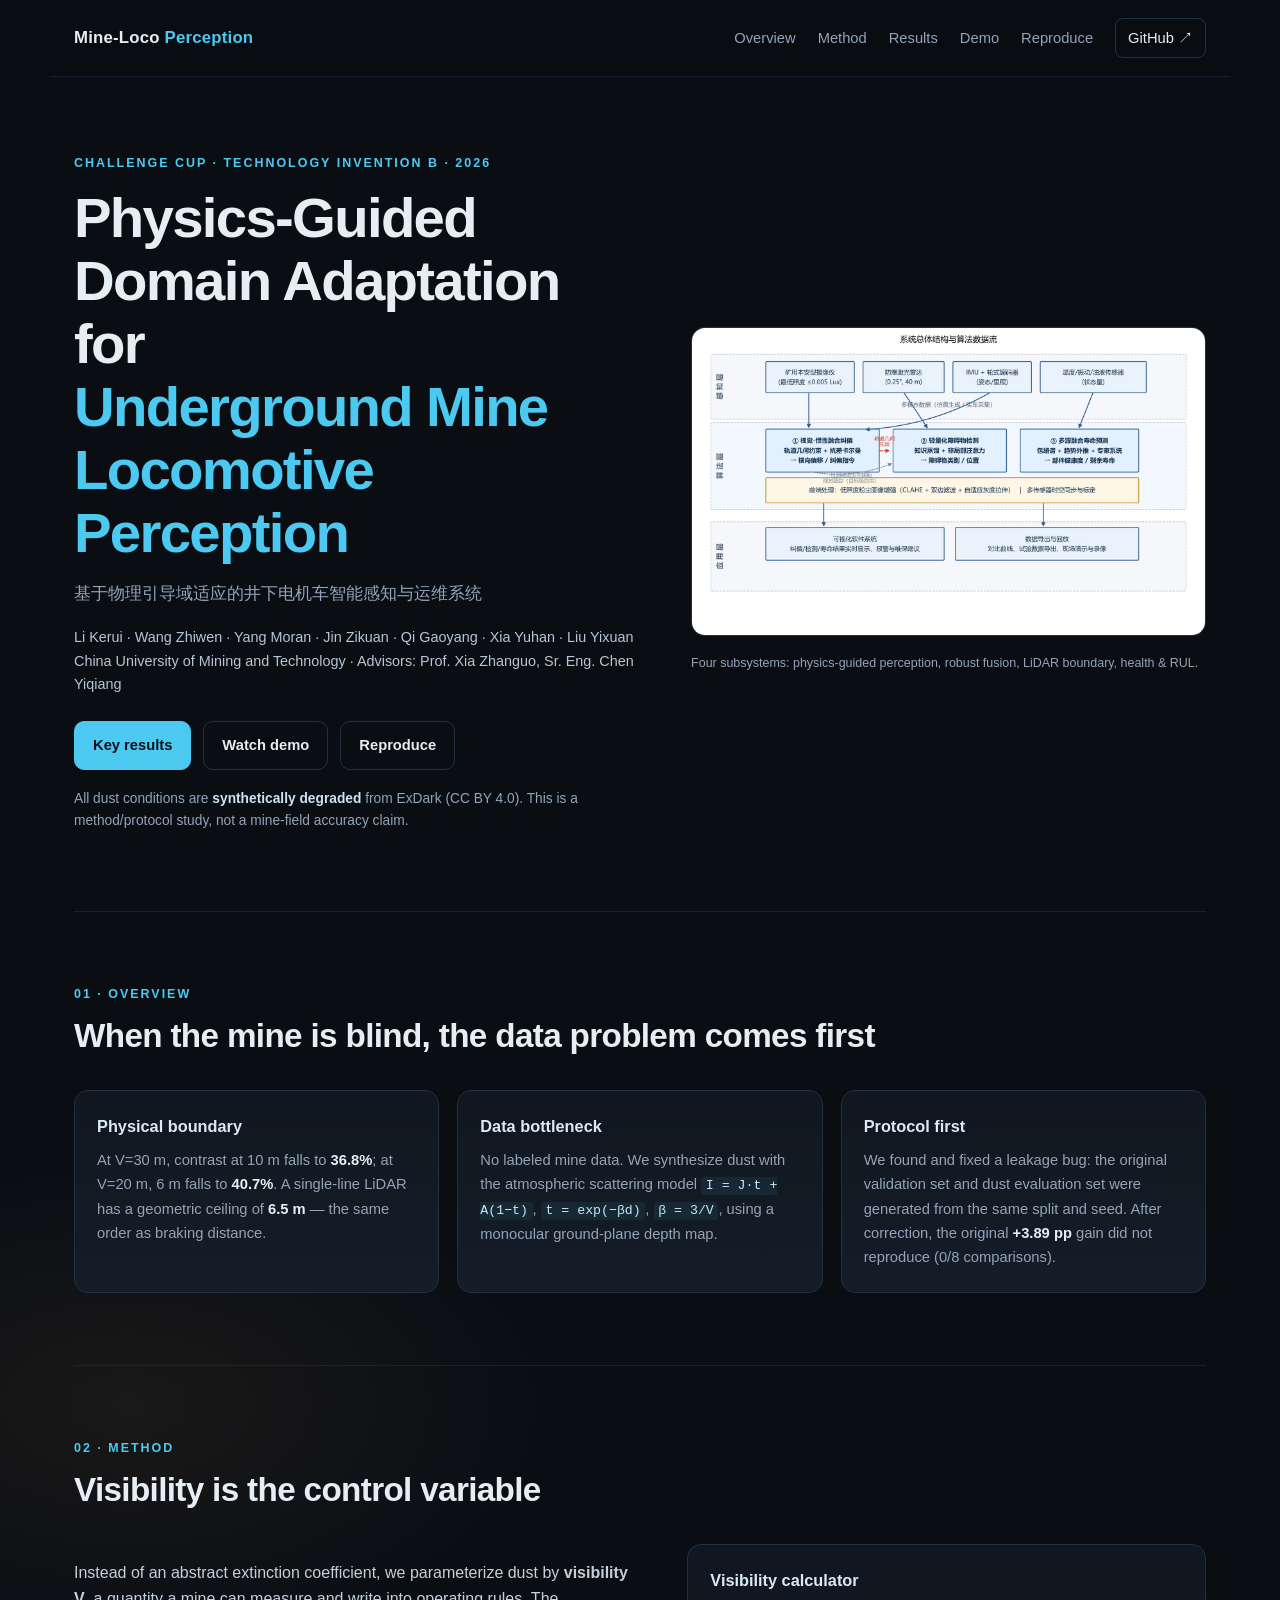
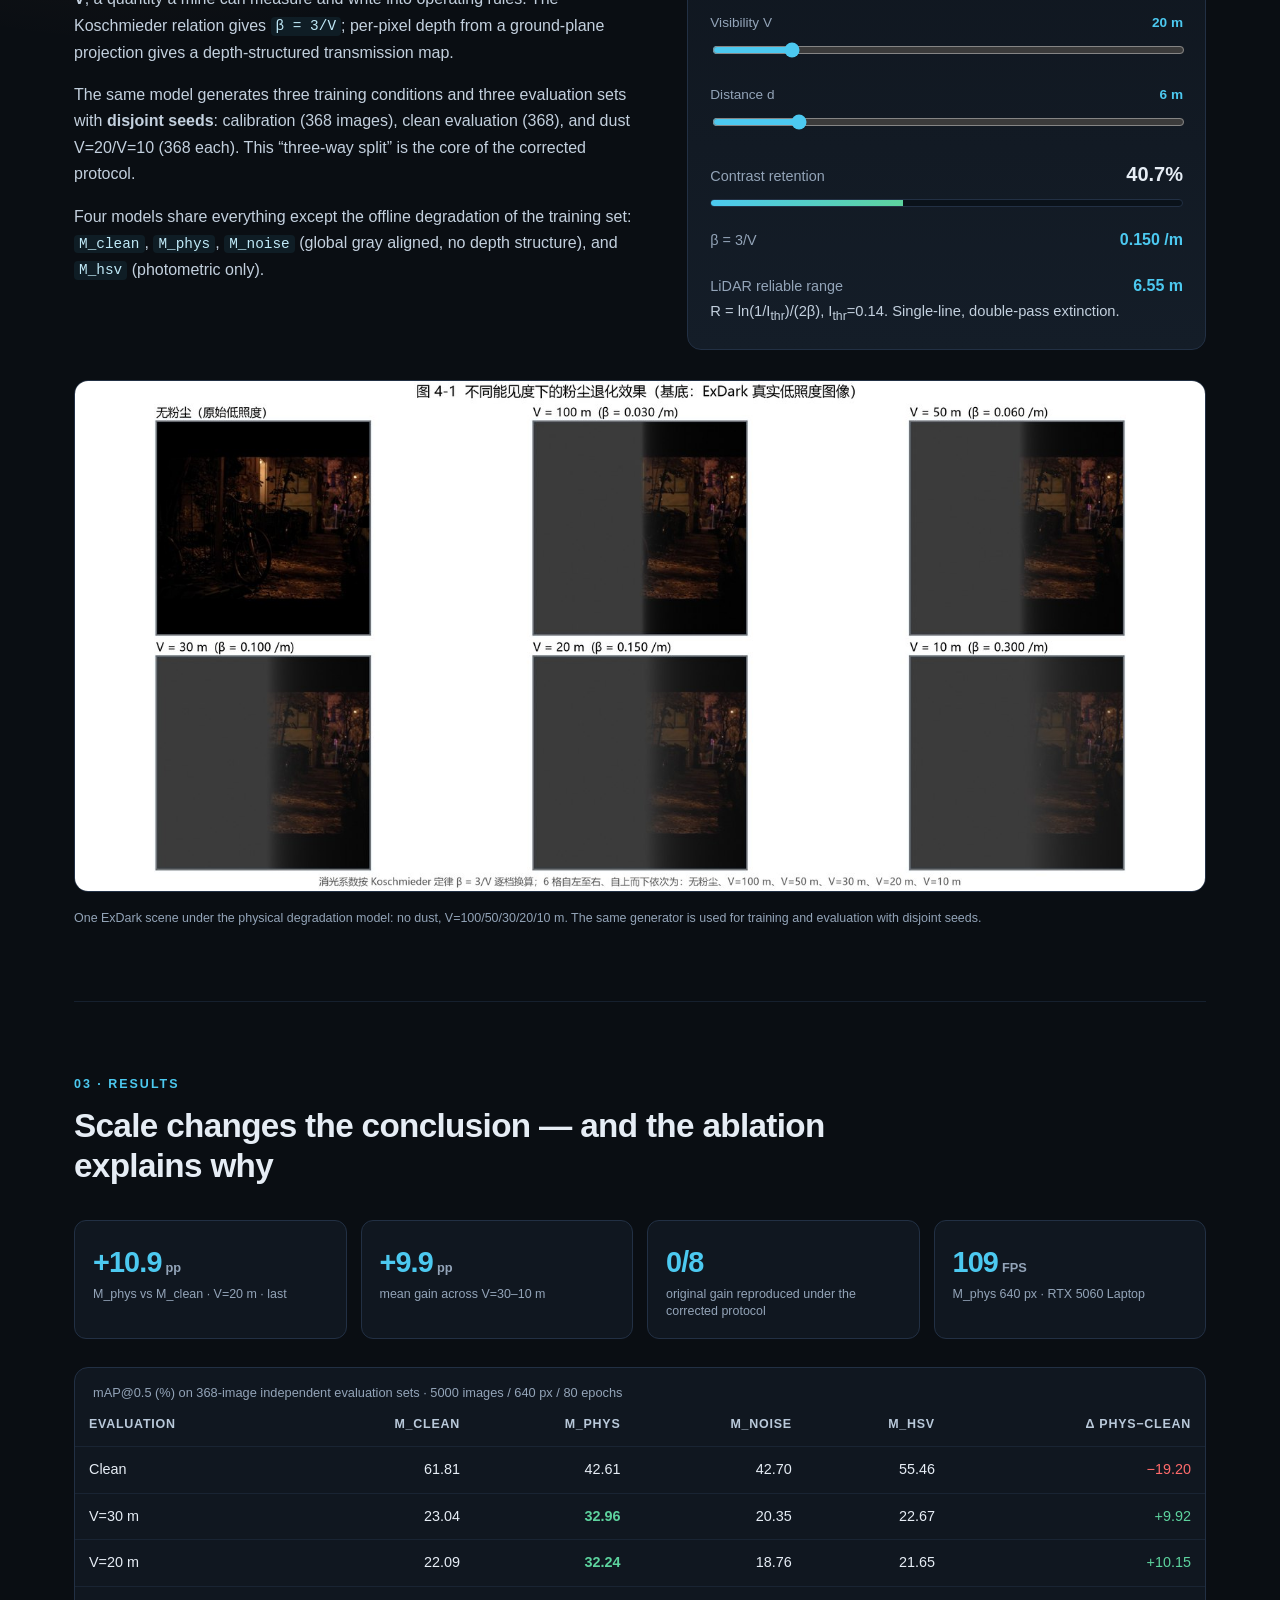
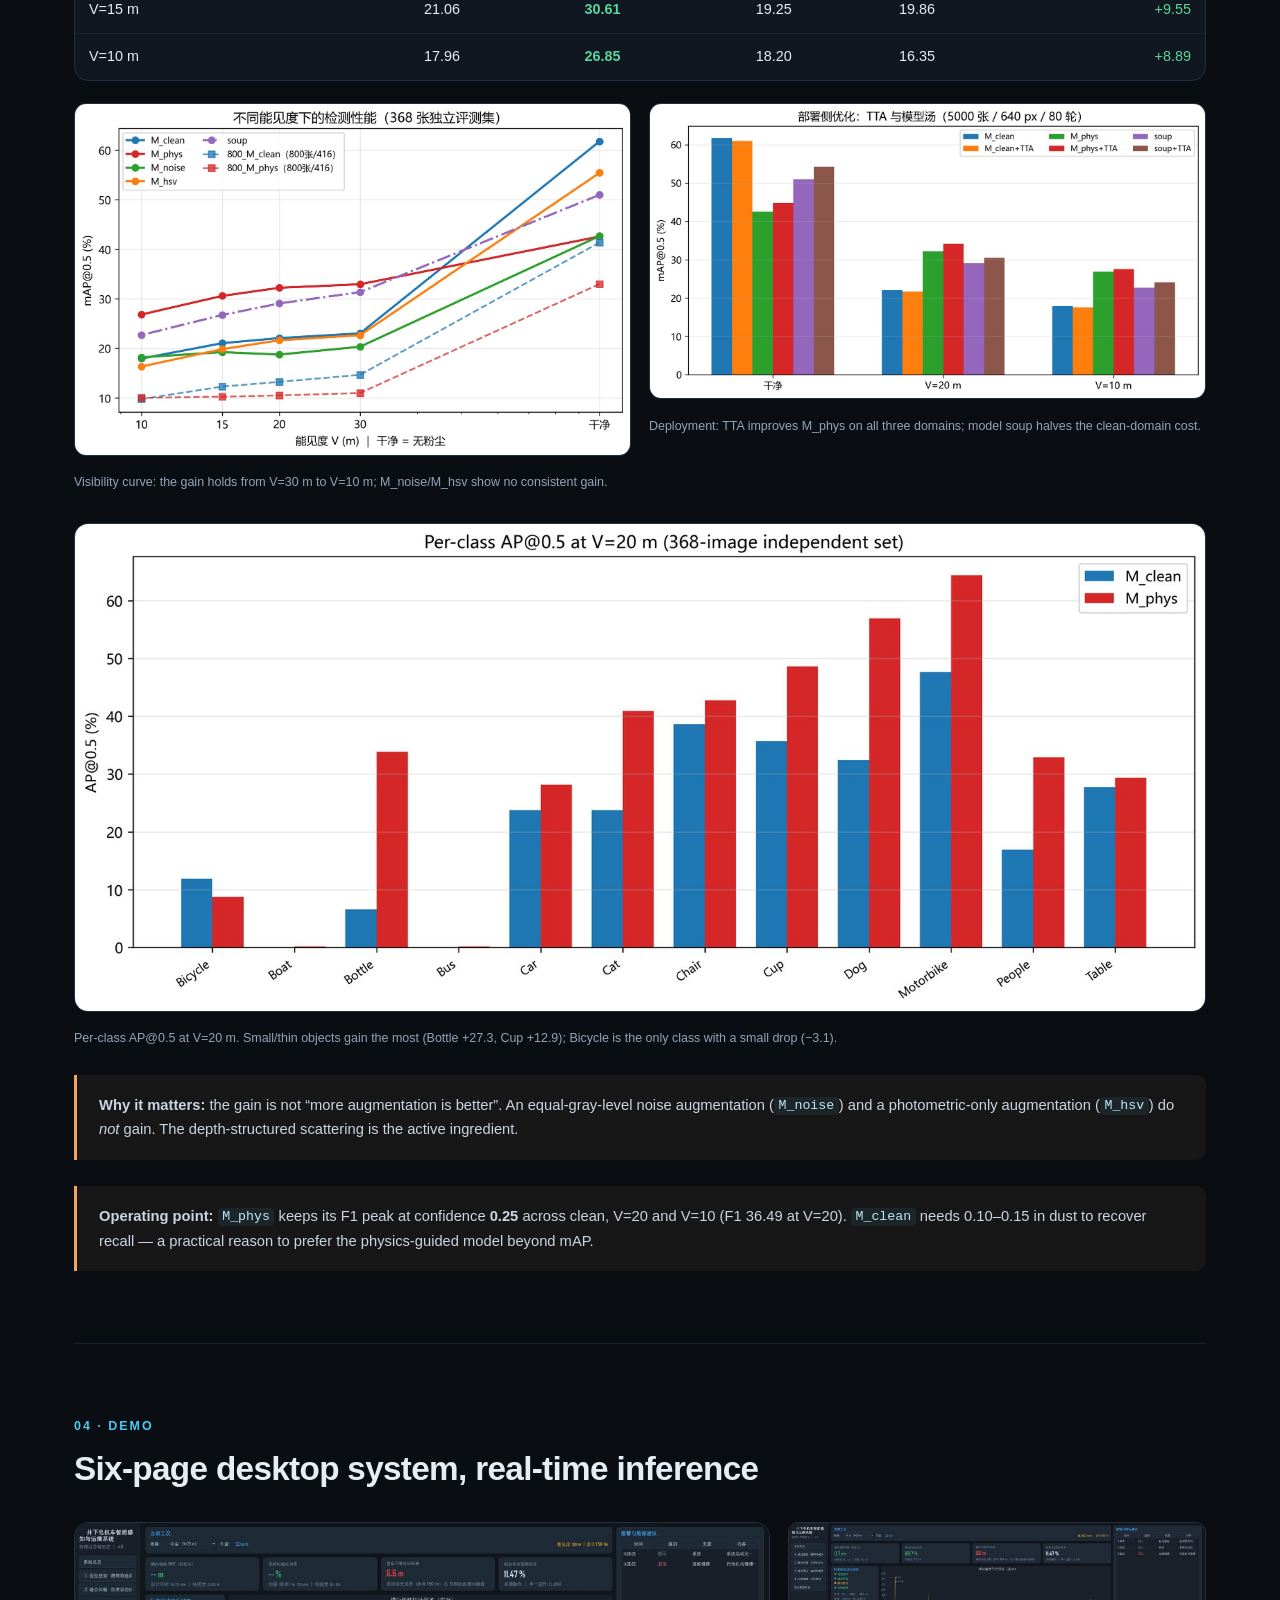
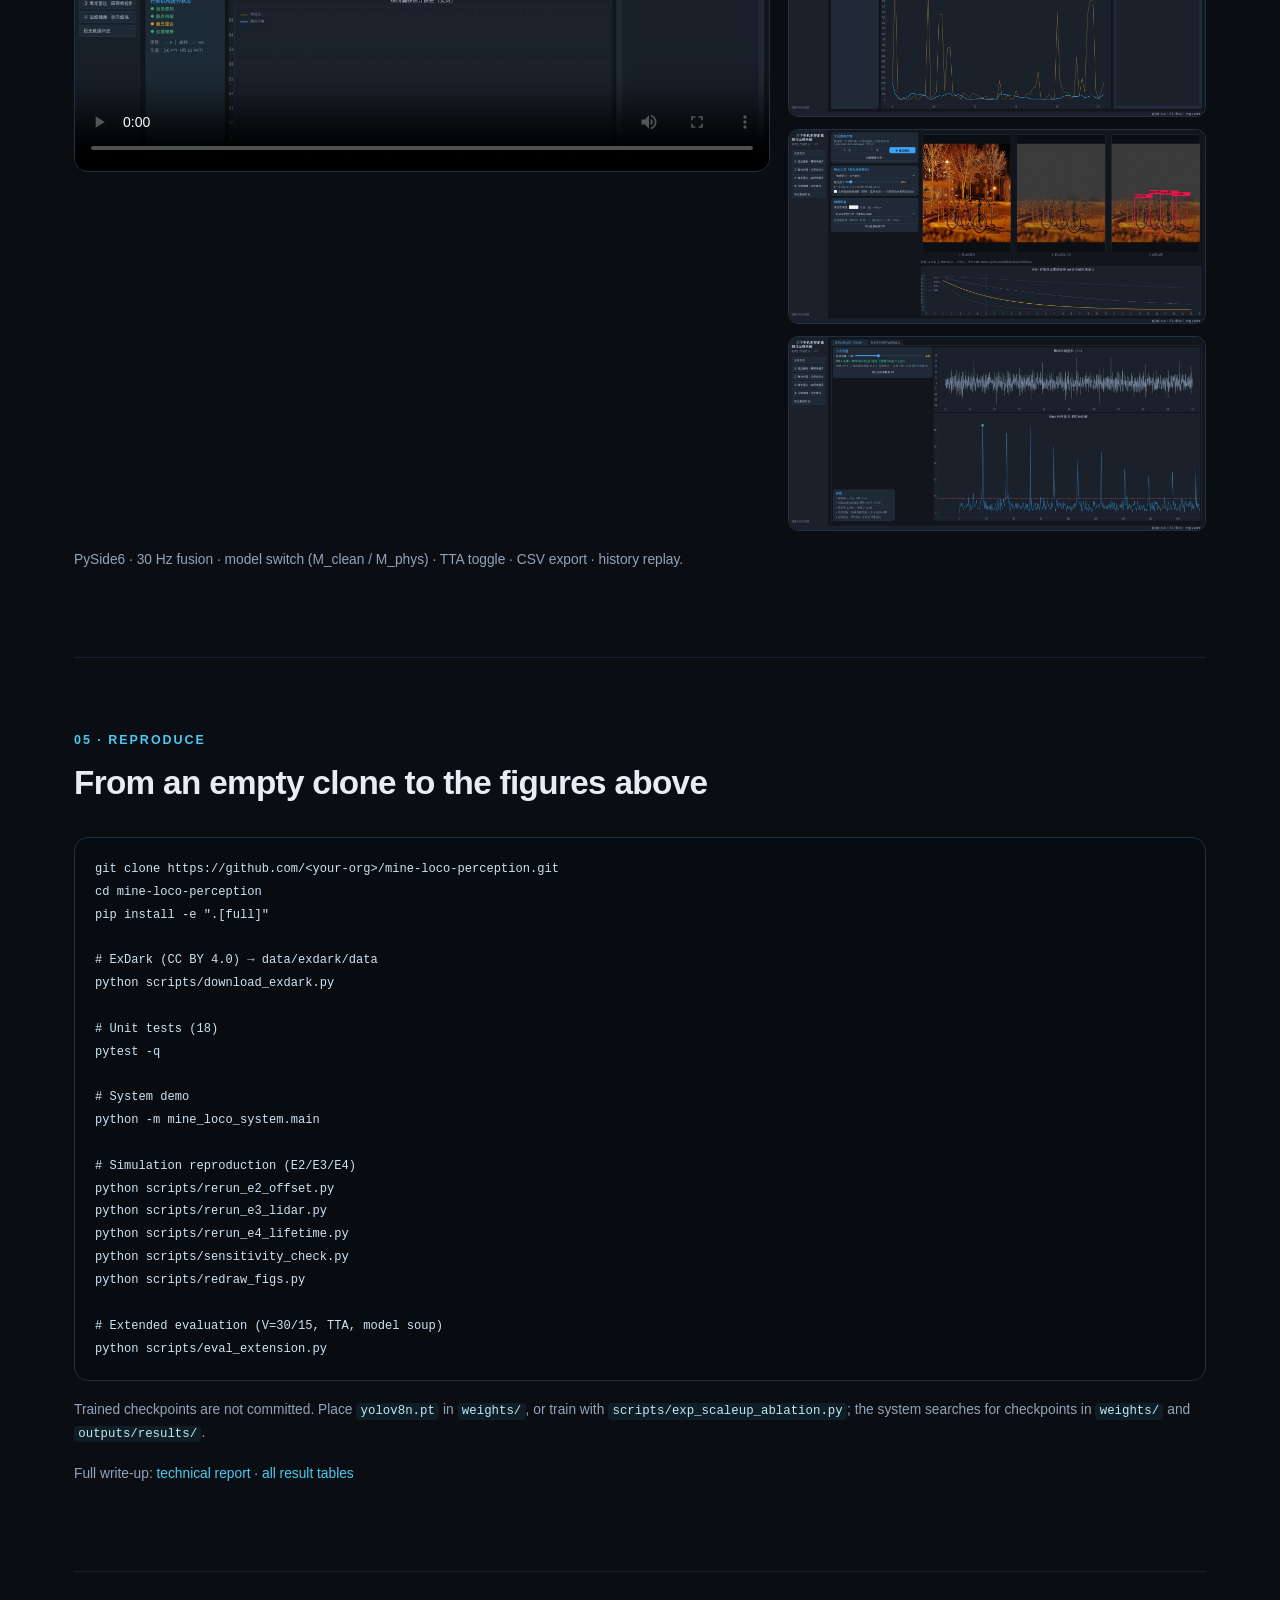
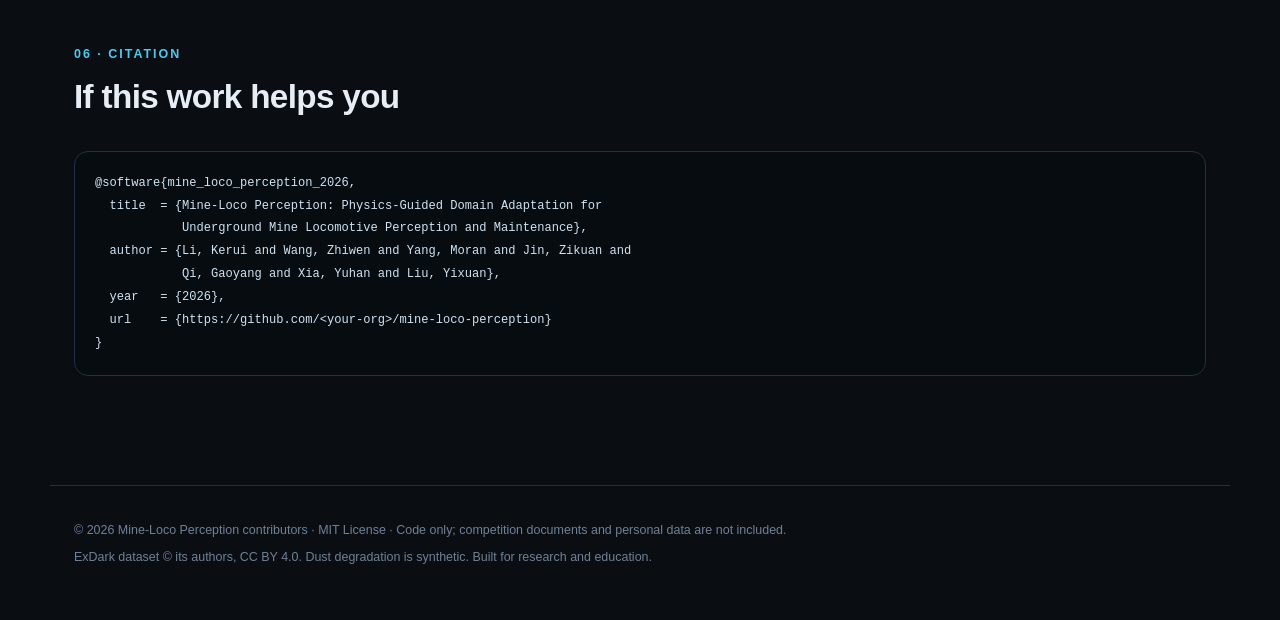
<file: mine-loco/index.html>
<!doctype html>
<html lang="zh-CN">
<head>
  <meta charset="utf-8">
  <meta name="viewport" content="width=device-width, initial-scale=1">
  <title>Mine-Loco Perception · 物理引导域适应的井下电机车智能感知</title>
  <meta name="description" content="Physics-guided domain adaptation for underground mine locomotive perception and maintenance. Visibility-parameterized dust degradation, leakage-free evaluation, scale-up ablation, and a PySide6 demo system.">
  <meta name="theme-color" content="#0b0f14">
  <link rel="icon" href="favicon.svg" type="image/svg+xml">
  <link rel="preload" as="image" href="assets/figures/architecture.jpg">
  <link rel="canonical" href="https://jinnn.xyz/mine-loco/">
  <meta property="og:type" content="website">
  <meta property="og:site_name" content="Mine-Loco Perception">
  <meta property="og:title" content="Mine-Loco Perception · Physics-Guided Domain Adaptation">
  <meta property="og:description" content="Visibility-parameterized dust degradation, a leakage-free protocol, and a scale-up ablation for underground mine locomotive perception.">
  <meta property="og:image" content="https://jinnn.xyz/mine-loco/assets/og-cover.jpg">
  <meta property="og:image:width" content="1200">
  <meta property="og:image:height" content="630">
  <meta name="twitter:card" content="summary_large_image">
  <meta name="twitter:image" content="https://jinnn.xyz/mine-loco/assets/og-cover.jpg">
  <script type="application/ld+json">
  {
    "@context": "https://schema.org",
    "@type": "SoftwareSourceCode",
    "name": "Mine-Loco Perception",
    "description": "Physics-guided domain adaptation for underground mine locomotive perception and maintenance.",
    "codeRepository": "https://github.com/luongthimydieu/mine-loco-perception",
    "license": "https://opensource.org/licenses/MIT",
    "programmingLanguage": "Python",
    "url": "https://jinnn.xyz/mine-loco/",
    "author": [
      {"@type": "Person", "name": "Li Kerui"},
      {"@type": "Person", "name": "Wang Zhiwen"},
      {"@type": "Person", "name": "Yang Moran"},
      {"@type": "Person", "name": "Jin Zikuan"},
      {"@type": "Person", "name": "Qi Gaoyang"},
      {"@type": "Person", "name": "Xia Yuhan"},
      {"@type": "Person", "name": "Liu Yixuan"}
    ]
  }
  </script>
  <link rel="stylesheet" href="styles.css">
</head>
<body>
<header class="nav">
  <a class="brand" href="#top">Mine-Loco <span>Perception</span></a>
  <nav>
    <a href="#overview">Overview</a>
    <a href="#method">Method</a>
    <a href="#results">Results</a>
    <a href="#demo">Demo</a>
    <a href="#reproduce">Reproduce</a>
    <a class="gh" href="https://github.com/luongthimydieu/mine-loco-perception" target="_blank" rel="noopener">GitHub ↗</a>
  </nav>
</header>

<main id="top">
<section class="hero">
  <div class="hero-copy">
    <p class="eyebrow">Challenge Cup · Technology Invention B · 2026</p>
    <h1>Physics-Guided Domain Adaptation for<br><em>Underground Mine Locomotive Perception</em></h1>
    <p class="sub">基于物理引导域适应的井下电机车智能感知与运维系统</p>
    <p class="authors">Li Kerui · Wang Zhiwen · Yang Moran · Jin Zikuan · Qi Gaoyang · Xia Yuhan · Liu Yixuan<br>
      China University of Mining and Technology · Advisors: Prof. Xia Zhanguo, Sr. Eng. Chen Yiqiang</p>
    <div class="actions">
      <a class="btn primary" href="#results">Key results</a>
      <a class="btn" href="#demo">Watch demo</a>
      <a class="btn" href="#reproduce">Reproduce</a>
    </div>
    <p class="note">All dust conditions are <b>synthetically degraded</b> from ExDark (CC BY 4.0). This is a method/protocol study, not a mine-field accuracy claim.</p>
  </div>
  <figure class="hero-fig">
    <img src="assets/figures/architecture.jpg" alt="System architecture" fetchpriority="high">
    <figcaption>Four subsystems: physics-guided perception, robust fusion, LiDAR boundary, health & RUL.</figcaption>
  </figure>
</section>

<section id="overview" class="section">
  <div class="section-head">
    <p class="eyebrow">01 · Overview</p>
    <h2>When the mine is blind, the data problem comes first</h2>
  </div>
  <div class="grid-3">
    <article class="card"><h3>Physical boundary</h3><p>At V=30 m, contrast at 10 m falls to <b>36.8%</b>; at V=20 m, 6 m falls to <b>40.7%</b>. A single-line LiDAR has a geometric ceiling of <b>6.5 m</b> — the same order as braking distance.</p></article>
    <article class="card"><h3>Data bottleneck</h3><p>No labeled mine data. We synthesize dust with the atmospheric scattering model <code>I = J·t + A(1−t)</code>, <code>t = exp(−βd)</code>, <code>β = 3/V</code>, using a monocular ground-plane depth map.</p></article>
    <article class="card"><h3>Protocol first</h3><p>We found and fixed a leakage bug: the original validation set and dust evaluation set were generated from the same split and seed. After correction, the original <b>+3.89 pp</b> gain did not reproduce (0/8 comparisons).</p></article>
  </div>
</section>

<section id="method" class="section">
  <div class="section-head">
    <p class="eyebrow">02 · Method</p>
    <h2>Visibility is the control variable</h2>
  </div>
  <div class="method-grid">
    <div>
      <p>Instead of an abstract extinction coefficient, we parameterize dust by <b>visibility V</b>, a quantity a mine can measure and write into operating rules. The Koschmieder relation gives <code>β = 3/V</code>; per-pixel depth from a ground-plane projection gives a depth-structured transmission map.</p>
      <p>The same model generates three training conditions and three evaluation sets with <b>disjoint seeds</b>: calibration (368 images), clean evaluation (368), and dust V=20/V=10 (368 each). This “three-way split” is the core of the corrected protocol.</p>
      <p>Four models share everything except the offline degradation of the training set: <code>M_clean</code>, <code>M_phys</code>, <code>M_noise</code> (global gray aligned, no depth structure), and <code>M_hsv</code> (photometric only).</p>
    </div>
    <div class="calculator card">
      <h3>Visibility calculator</h3>
      <label>Visibility V <output id="vOut">20 m</output>
        <input id="vRange" type="range" min="5" max="100" value="20" step="1">
      </label>
      <label>Distance d <output id="dOut">6 m</output>
        <input id="dRange" type="range" min="1" max="30" value="6" step="1">
      </label>
      <div class="metric"><span>Contrast retention</span><b id="retOut">40.7%</b></div>
      <div class="bar"><i id="retBar" style="width:40.7%"></i></div>
      <div class="metric small"><span>β = 3/V</span><b id="betaOut">0.150 /m</b></div>
      <div class="metric small"><span>LiDAR reliable range</span><b id="lidarOut">6.55 m</b></div>
      <p class="hint">R = ln(1/I<sub>thr</sub>)/(2β), I<sub>thr</sub>=0.14. Single-line, double-pass extinction.</p>
    </div>
  </div>
  <figure class="wide">
    <img src="assets/figures/degradation.jpg" alt="Synthetic dust degradation at different visibility levels" loading="lazy" decoding="async">
    <figcaption>One ExDark scene under the physical degradation model: no dust, V=100/50/30/20/10 m. The same generator is used for training and evaluation with disjoint seeds.</figcaption>
  </figure>
</section>

<section id="results" class="section">
  <div class="section-head">
    <p class="eyebrow">03 · Results</p>
    <h2>Scale changes the conclusion — and the ablation explains why</h2>
  </div>
  <div class="stats">
    <div class="stat"><b>+10.9<span>pp</span></b><small>M_phys vs M_clean · V=20 m · last</small></div>
    <div class="stat"><b>+9.9<span>pp</span></b><small>mean gain across V=30–10 m</small></div>
    <div class="stat"><b>0/8</b><small>original gain reproduced under the corrected protocol</small></div>
    <div class="stat"><b>109<span>FPS</span></b><small>M_phys 640 px · RTX 5060 Laptop</small></div>
  </div>

  <div class="table-wrap">
    <table>
      <caption>mAP@0.5 (%) on 368-image independent evaluation sets · 5000 images / 640 px / 80 epochs</caption>
      <thead><tr><th>Evaluation</th><th>M_clean</th><th>M_phys</th><th>M_noise</th><th>M_hsv</th><th>Δ phys−clean</th></tr></thead>
      <tbody>
        <tr><td>Clean</td><td>61.81</td><td>42.61</td><td>42.70</td><td>55.46</td><td class="neg">−19.20</td></tr>
        <tr><td>V=30 m</td><td>23.04</td><td><b>32.96</b></td><td>20.35</td><td>22.67</td><td class="pos">+9.92</td></tr>
        <tr><td>V=20 m</td><td>22.09</td><td><b>32.24</b></td><td>18.76</td><td>21.65</td><td class="pos">+10.15</td></tr>
        <tr><td>V=15 m</td><td>21.06</td><td><b>30.61</b></td><td>19.25</td><td>19.86</td><td class="pos">+9.55</td></tr>
        <tr><td>V=10 m</td><td>17.96</td><td><b>26.85</b></td><td>18.20</td><td>16.35</td><td class="pos">+8.89</td></tr>
      </tbody>
    </table>
  </div>

  <div class="figs-2">
    <figure><img src="assets/figures/visibility_curve.jpg" alt="Visibility curve" loading="lazy" decoding="async"><figcaption>Visibility curve: the gain holds from V=30 m to V=10 m; M_noise/M_hsv show no consistent gain.</figcaption></figure>
    <figure><img src="assets/figures/tta_soup.jpg" alt="TTA and model soup" loading="lazy" decoding="async"><figcaption>Deployment: TTA improves M_phys on all three domains; model soup halves the clean-domain cost.</figcaption></figure>
  </div>

  <figure class="wide">
    <img src="assets/figures/per_class.jpg" alt="Per-class AP at V=20 m" loading="lazy" decoding="async">
    <figcaption>Per-class AP@0.5 at V=20 m. Small/thin objects gain the most (Bottle +27.3, Cup +12.9); Bicycle is the only class with a small drop (−3.1).</figcaption>
  </figure>

  <div class="callout">
    <b>Why it matters:</b> the gain is not “more augmentation is better”. An equal-gray-level noise augmentation (<code>M_noise</code>) and a photometric-only augmentation (<code>M_hsv</code>) do <i>not</i> gain. The depth-structured scattering is the active ingredient.
  </div>
  <div class="callout">
    <b>Operating point:</b> <code>M_phys</code> keeps its F1 peak at confidence <b>0.25</b> across clean, V=20 and V=10 (F1 36.49 at V=20). <code>M_clean</code> needs 0.10–0.15 in dust to recover recall — a practical reason to prefer the physics-guided model beyond mAP.
  </div>
</section>

<section id="demo" class="section">
  <div class="section-head">
    <p class="eyebrow">04 · Demo</p>
    <h2>Six-page desktop system, real-time inference</h2>
  </div>
  <div class="demo-grid">
    <video controls preload="metadata" poster="assets/demo_poster.jpg">
      <source src="assets/demo.mp4" type="video/mp4">
      Your browser does not support the video tag.
    </video>
    <div class="shots">
      <img src="assets/figures/system_dashboard.jpg" alt="Dashboard" loading="lazy" decoding="async">
      <img src="assets/figures/system_perception.jpg" alt="Perception page" loading="lazy" decoding="async">
      <img src="assets/figures/system_health.jpg" alt="Health page" loading="lazy" decoding="async">
    </div>
  </div>
  <p class="note">PySide6 · 30 Hz fusion · model switch (M_clean / M_phys) · TTA toggle · CSV export · history replay.</p>
</section>

<section id="reproduce" class="section">
  <div class="section-head">
    <p class="eyebrow">05 · Reproduce</p>
    <h2>From an empty clone to the figures above</h2>
  </div>
  <pre class="code"><code>git clone https://github.com/&lt;your-org&gt;/mine-loco-perception.git
cd mine-loco-perception
pip install -e ".[full]"

# ExDark (CC BY 4.0) → data/exdark/data
python scripts/download_exdark.py

# Unit tests (18)
pytest -q

# System demo
python -m mine_loco_system.main

# Simulation reproduction (E2/E3/E4)
python scripts/rerun_e2_offset.py
python scripts/rerun_e3_lidar.py
python scripts/rerun_e4_lifetime.py
python scripts/sensitivity_check.py
python scripts/redraw_figs.py

# Extended evaluation (V=30/15, TTA, model soup)
python scripts/eval_extension.py</code></pre>
  <p class="note">Trained checkpoints are not committed. Place <code>yolov8n.pt</code> in <code>weights/</code>, or train with <code>scripts/exp_scaleup_ablation.py</code>; the system searches for checkpoints in <code>weights/</code> and <code>outputs/results/</code>.</p>
  <p class="note">Full write-up: <a href="https://github.com/luongthimydieu/mine-loco-perception/blob/main/docs/technical-report.md">technical report</a> · <a href="https://github.com/luongthimydieu/mine-loco-perception/blob/main/docs/results.md">all result tables</a></p>
</section>

<section class="section citation">
  <div class="section-head">
    <p class="eyebrow">06 · Citation</p>
    <h2>If this work helps you</h2>
  </div>
  <pre class="code"><code>@software{mine_loco_perception_2026,
  title  = {Mine-Loco Perception: Physics-Guided Domain Adaptation for
            Underground Mine Locomotive Perception and Maintenance},
  author = {Li, Kerui and Wang, Zhiwen and Yang, Moran and Jin, Zikuan and
            Qi, Gaoyang and Xia, Yuhan and Liu, Yixuan},
  year   = {2026},
  url    = {https://github.com/&lt;your-org&gt;/mine-loco-perception}
}</code></pre>
</section>
</main>

<footer>
  <p>© 2026 Mine-Loco Perception contributors · MIT License · Code only; competition documents and personal data are not included.</p>
  <p>ExDark dataset © its authors, CC BY 4.0. Dust degradation is synthetic. Built for research and education.</p>
</footer>
<script src="script.js"></script>
</body>
</html>
</file>
<file: assets/css/style.css>
/* ==========================================================================
   jinnn.xyz — "Cute by default, useful by design."
   hand-written CSS · no framework · 2026
   ========================================================================== */

/* ---------- fonts ---------- */
@font-face {
  font-family: "Bodoni Moda";
  src: url("../fonts/bodoni-roman.woff2") format("woff2");
  font-weight: 400 900;
  font-style: normal;
  font-display: swap;
}
@font-face {
  font-family: "Bodoni Moda";
  src: url("../fonts/bodoni-italic.woff2") format("woff2");
  font-weight: 400 900;
  font-style: italic;
  font-display: swap;
}
@font-face {
  font-family: "Space Grotesk";
  src: url("../fonts/space-grotesk.woff2") format("woff2");
  font-weight: 300 700;
  font-style: normal;
  font-display: swap;
}
@font-face {
  font-family: "JetBrains Mono";
  src: url("../fonts/jetbrains-mono.woff2") format("woff2");
  font-weight: 400 700;
  font-style: normal;
  font-display: swap;
}
/* optional: 霞鹜文楷局部子集（构建脚本生成；缺失时自动回退系统楷/宋体） */
@font-face {
  font-family: "WenKai";
  src: url("../fonts/lxgw-wenkai-subset.woff2") format("woff2");
  font-weight: 400;
  font-style: normal;
  font-display: swap;
}

/* ---------- tokens ---------- */
:root {
  --paper: #fbf6f1;
  --paper-2: #f6ece4;
  --paper-3: #fffdfb;
  --ink: #171114;
  --ink-2: #3a3036;
  --ink-3: #71626b;
  --line: rgba(23, 17, 20, 0.14);
  --line-strong: rgba(23, 17, 20, 0.32);
  --pink: #ff8fb8;
  --pink-2: #ffd6e4;
  --pink-3: #fff0f5;
  --hot: #e8275d;
  --butter: #ffd98e;
  --mint: #a8e6cf;
  --lilac: #d9c8ff;
  --blue: #a9c6ff;
  --shadow-soft: 0 30px 80px rgba(23, 17, 20, 0.12);
  --shadow-card: 0 2px 0 rgba(23, 17, 20, 0.04), 0 18px 44px rgba(23, 17, 20, 0.09);
  --font-display: "Bodoni Moda", "WenKai", "Songti SC", "STSong", "Noto Serif SC", "SimSun", serif;
  --font-sans: "Space Grotesk", "Noto Sans SC", "PingFang SC", "Hiragino Sans GB", "Microsoft YaHei", system-ui, sans-serif;
  --font-mono: "JetBrains Mono", ui-monospace, "SFMono-Regular", Consolas, monospace;
  --font-kai: "WenKai", "Kaiti SC", "KaiTi", "STKaiti", "Noto Serif SC", serif;
  --radius: 24px;
  --header-h: 74px;
  --ease: cubic-bezier(0.22, 0.7, 0.2, 1);
  --ease-out: cubic-bezier(0.16, 1, 0.3, 1);
}

[data-theme="dark"] {
  --paper: #120d12;
  --paper-2: #1a1219;
  --paper-3: #1f161e;
  --ink: #f7edf2;
  --ink-2: #dccbd5;
  --ink-3: #a6909d;
  --line: rgba(247, 237, 242, 0.15);
  --line-strong: rgba(247, 237, 242, 0.36);
  --pink: #ff9dbe;
  --pink-2: #532c3d;
  --pink-3: #2a1720;
  --hot: #ff7aa6;
  --butter: #e8c07a;
  --mint: #7fc9ad;
  --lilac: #b7a2e8;
  --blue: #8fb0e8;
  --shadow-soft: 0 30px 80px rgba(0, 0, 0, 0.5);
  --shadow-card: 0 1px 0 rgba(255, 255, 255, 0.04), 0 18px 44px rgba(0, 0, 0, 0.45);
}

/* ---------- reset / base ---------- */
*,
*::before,
*::after { box-sizing: border-box; }

html {
  scroll-behavior: smooth;
  -webkit-text-size-adjust: 100%;
}

body {
  margin: 0;
  background: var(--paper);
  color: var(--ink);
  font-family: var(--font-sans);
  font-size: 16px;
  line-height: 1.7;
  font-weight: 400;
  overflow-x: hidden;
  transition: background-color 0.5s var(--ease), color 0.5s var(--ease);
}

body.menu-open,
body.palette-open { overflow: hidden; }

img { max-width: 100%; display: block; }
a { color: inherit; text-decoration: none; }
button { font: inherit; color: inherit; background: none; border: 0; cursor: pointer; }
svg { display: block; }
ul, ol, dl, dd { margin: 0; padding: 0; list-style: none; }
h1, h2, h3, p, figure, blockquote { margin: 0; }
em { font-style: italic; }
::selection { background: var(--pink); color: var(--ink); }

:focus-visible {
  outline: 2px dashed var(--hot);
  outline-offset: 4px;
}

.container {
  width: min(100% - clamp(36px, 8vw, 128px), 1280px);
  margin-inline: auto;
}

.section {
  position: relative;
  padding-block: clamp(88px, 12vw, 168px);
  scroll-margin-top: calc(var(--header-h) + 12px);
}

.skip-link {
  position: fixed;
  top: 12px;
  left: 12px;
  z-index: 400;
  padding: 10px 18px;
  border-radius: 999px;
  background: var(--ink);
  color: var(--paper);
  transform: translateY(-160%);
  transition: transform 0.3s var(--ease);
}
.skip-link:focus { transform: none; }

/* ---------- grain + custom cursor ---------- */
.grain {
  position: fixed;
  inset: -50%;
  z-index: 250;
  pointer-events: none;
  opacity: 0.05;
  background-image: url("data:image/svg+xml,%3Csvg xmlns='http://www.w3.org/2000/svg' width='240' height='240'%3E%3Cfilter id='n'%3E%3CfeTurbulence type='fractalNoise' baseFrequency='0.82' numOctaves='3' stitchTiles='stitch'/%3E%3C/filter%3E%3Crect width='100%25' height='100%25' filter='url(%23n)'/%3E%3C/svg%3E");
  mix-blend-mode: multiply;
}
[data-theme="dark"] .grain { mix-blend-mode: screen; opacity: 0.07; }

.cursor {
  position: fixed;
  top: 0;
  left: 0;
  z-index: 300;
  width: 0;
  height: 0;
  pointer-events: none;
  transform: translate3d(-100px, -100px, 0);
  opacity: 0;
  transition: opacity 0.3s var(--ease);
  will-change: transform;
}
.cursor.is-visible { opacity: 1; }
.cursor__dot {
  position: absolute;
  top: -3px;
  left: -3px;
  width: 6px;
  height: 6px;
  border-radius: 50%;
  background: var(--hot);
}
.cursor__ring {
  position: absolute;
  top: -19px;
  left: -19px;
  width: 38px;
  height: 38px;
  border: 1.4px solid var(--ink);
  border-radius: 50%;
  opacity: 0.65;
  transition: width 0.3s var(--ease), height 0.3s var(--ease), top 0.3s var(--ease), left 0.3s var(--ease), border-color 0.3s var(--ease), background-color 0.3s var(--ease);
}
.cursor.is-hot .cursor__ring {
  top: -30px;
  left: -30px;
  width: 60px;
  height: 60px;
  background: rgba(255, 143, 184, 0.22);
  border-color: var(--hot);
}
.cursor.is-card .cursor__ring {
  top: -42px;
  left: -42px;
  width: 84px;
  height: 84px;
  background: rgba(255, 143, 184, 0.3);
  border-color: transparent;
}
.cursor__label {
  position: absolute;
  top: 16px;
  left: 26px;
  padding: 2px 8px;
  border-radius: 999px;
  background: var(--ink);
  color: var(--paper);
  font-family: var(--font-mono);
  font-size: 10px;
  letter-spacing: 0.12em;
  opacity: 0;
  transform: translateY(4px);
  transition: opacity 0.25s var(--ease), transform 0.25s var(--ease);
  white-space: nowrap;
}
.cursor.is-card .cursor__label { opacity: 1; transform: none; }
@media (pointer: fine) {
  html.has-cursor, html.has-cursor body, html.has-cursor a, html.has-cursor button { cursor: none; }
  html.has-cursor input, html.has-cursor textarea { cursor: text; }
}
@media (pointer: coarse) {
  .cursor { display: none; }
}

/* ---------- scroll progress ---------- */
.scroll-progress {
  position: fixed;
  top: 0;
  left: 0;
  right: 0;
  height: 3px;
  z-index: 240;
  background: transparent;
  pointer-events: none;
}
.scroll-progress span {
  display: block;
  height: 100%;
  width: 0;
  background: linear-gradient(90deg, var(--pink), var(--hot));
  border-radius: 0 3px 3px 0;
}

/* ---------- loader ---------- */
.loader {
  position: fixed;
  inset: 0;
  z-index: 350;
  display: grid;
  place-items: center;
  background: var(--paper);
  transition: opacity 0.7s var(--ease), visibility 0.7s;
}
.loader.is-done { opacity: 0; visibility: hidden; pointer-events: none; }
.loader__inner {
  display: flex;
  flex-direction: column;
  align-items: center;
  gap: 18px;
  padding: 24px;
}
.loader__kitten { width: 76px; height: 76px; color: var(--ink); }
.loader__kitten-face { animation: loaderFloat 2.4s ease-in-out infinite; }
.loader__bow { animation: bowWiggle 2s ease-in-out infinite; transform-box: fill-box; transform-origin: center; }
.loader__title {
  font-family: var(--font-display);
  font-size: clamp(2rem, 5vw, 3.2rem);
  letter-spacing: 0.06em;
  line-height: 1;
}
.loader__title span { color: var(--hot); }
.loader__bar {
  width: min(300px, 62vw);
  height: 3px;
  background: var(--line);
  border-radius: 99px;
  overflow: hidden;
}
.loader__bar span {
  display: block;
  width: 0;
  height: 100%;
  background: linear-gradient(90deg, var(--pink), var(--hot));
  transition: width 0.25s linear;
}
.loader__meta {
  display: flex;
  justify-content: space-between;
  width: min(300px, 62vw);
  font-family: var(--font-mono);
  font-size: 11px;
  letter-spacing: 0.08em;
  color: var(--ink-3);
  text-transform: uppercase;
}

/* ---------- header ---------- */
.site-header {
  position: fixed;
  top: 0;
  left: 0;
  right: 0;
  z-index: 200;
  transition: background-color 0.4s var(--ease), border-color 0.4s var(--ease), backdrop-filter 0.4s var(--ease);
  border-bottom: 1px solid transparent;
}
.site-header.is-scrolled {
  background: color-mix(in srgb, var(--paper) 82%, transparent);
  backdrop-filter: blur(14px) saturate(1.2);
  -webkit-backdrop-filter: blur(14px) saturate(1.2);
  border-color: var(--line);
}
.site-header__inner {
  width: min(100% - clamp(36px, 8vw, 128px), 1280px);
  margin-inline: auto;
  height: var(--header-h);
  display: flex;
  align-items: center;
  justify-content: space-between;
  gap: 24px;
}
.brand {
  display: inline-flex;
  align-items: center;
  gap: 10px;
}
.brand__mark {
  font-family: var(--font-display);
  font-size: 26px;
  font-weight: 700;
  letter-spacing: -0.02em;
  line-height: 1;
}
.brand__dot { color: var(--hot); }
.brand__seal {
  display: grid;
  place-items: center;
  width: 24px;
  height: 24px;
  border-radius: 6px;
  background: var(--hot);
  color: #fff6f8;
  font-family: var(--font-kai);
  font-size: 15px;
  line-height: 1;
  transform: rotate(-6deg);
}
.site-nav {
  display: flex;
  align-items: center;
  gap: clamp(14px, 2.2vw, 34px);
}
.site-nav a {
  position: relative;
  display: inline-flex;
  align-items: baseline;
  gap: 7px;
  font-size: 14px;
  letter-spacing: 0.02em;
  color: var(--ink-2);
  padding-block: 6px;
  transition: color 0.25s var(--ease);
}
.site-nav a span {
  font-family: var(--font-mono);
  font-size: 10px;
  color: var(--ink-3);
}
.site-nav a::after {
  content: "";
  position: absolute;
  left: 0;
  right: 0;
  bottom: 0;
  height: 1.5px;
  background: var(--hot);
  transform: scaleX(0);
  transform-origin: left;
  transition: transform 0.35s var(--ease);
}
.site-nav a:hover { color: var(--ink); }
.site-nav a:hover::after { transform: scaleX(1); }

.site-tools { display: flex; align-items: center; gap: 12px; }
.clock {
  font-family: var(--font-mono);
  font-size: 11px;
  letter-spacing: 0.09em;
  color: var(--ink-3);
  min-width: 74px;
  text-align: right;
}
.icon-btn {
  display: grid;
  place-items: center;
  width: 38px;
  height: 38px;
  border: 1px solid var(--line);
  border-radius: 50%;
  transition: background-color 0.25s var(--ease), border-color 0.25s var(--ease), transform 0.25s var(--ease);
}
.icon-btn:hover { background: var(--ink); color: var(--paper); border-color: var(--ink); transform: rotate(-8deg); }
.icon-btn svg { width: 17px; height: 17px; }
.icon-moon { display: none; }
[data-theme="dark"] .icon-sun { display: none; }
[data-theme="dark"] .icon-moon { display: block; }

.tool-link {
  display: inline-flex;
  align-items: center;
  gap: 8px;
  height: 38px;
  padding: 0 16px;
  border: 1px solid var(--ink);
  border-radius: 999px;
  font-size: 13px;
  letter-spacing: 0.04em;
  transition: background-color 0.25s var(--ease), color 0.25s var(--ease);
}
.tool-link svg { width: 15px; height: 15px; }
.tool-link:hover { background: var(--ink); color: var(--paper); }

.menu-btn {
  display: none;
  width: 40px;
  height: 40px;
  border: 1px solid var(--line);
  border-radius: 50%;
  position: relative;
}
.menu-btn span {
  position: absolute;
  left: 11px;
  width: 18px;
  height: 1.6px;
  background: var(--ink);
  transition: transform 0.3s var(--ease), top 0.3s var(--ease);
}
.menu-btn span:first-child { top: 16px; }
.menu-btn span:last-child { top: 22px; }
.menu-btn[aria-expanded="true"] span:first-child { top: 19px; transform: rotate(45deg); }
.menu-btn[aria-expanded="true"] span:last-child { top: 19px; transform: rotate(-45deg); }

/* ---------- mobile menu ---------- */
.mobile-menu {
  position: fixed;
  inset: 0;
  z-index: 190;
  background: var(--paper);
  padding: calc(var(--header-h) + 32px) clamp(24px, 8vw, 64px) 40px;
  display: flex;
  flex-direction: column;
  justify-content: space-between;
  opacity: 0;
  transition: opacity 0.35s var(--ease);
}
.mobile-menu.is-open { opacity: 1; }
.mobile-menu[hidden] { display: none; }
.mobile-menu__nav { display: flex; flex-direction: column; gap: 6px; }
.mobile-menu__nav a {
  display: flex;
  align-items: baseline;
  gap: 16px;
  padding-block: 14px;
  border-bottom: 1px solid var(--line);
  font-family: var(--font-display);
  font-size: clamp(2rem, 9vw, 3rem);
  line-height: 1.1;
}
.mobile-menu__nav a span {
  font-family: var(--font-mono);
  font-size: 11px;
  color: var(--hot);
}
.mobile-menu__nav a em {
  font-family: var(--font-sans);
  font-style: normal;
  font-size: 13px;
  color: var(--ink-3);
  margin-left: auto;
  letter-spacing: 0.06em;
}
.mobile-menu__foot { display: flex; gap: 20px; flex-wrap: wrap; font-size: 14px; }
.mobile-menu__foot a { border-bottom: 1px solid var(--line-strong); padding-bottom: 2px; }

/* ---------- side rail ---------- */
.rail {
  position: fixed;
  right: 26px;
  top: 50%;
  transform: translateY(-50%);
  z-index: 180;
  display: flex;
  flex-direction: column;
  gap: 16px;
}
.rail__dot {
  position: relative;
  width: 8px;
  height: 8px;
  border-radius: 50%;
  border: 1px solid var(--ink-3);
  transition: background-color 0.3s var(--ease), border-color 0.3s var(--ease), transform 0.3s var(--ease);
}
.rail__dot span {
  position: absolute;
  right: 18px;
  top: 50%;
  transform: translateY(-50%) translateX(6px);
  font-family: var(--font-mono);
  font-size: 10px;
  letter-spacing: 0.1em;
  color: var(--ink-3);
  opacity: 0;
  transition: opacity 0.25s var(--ease), transform 0.25s var(--ease);
  pointer-events: none;
  white-space: nowrap;
}
.rail__dot:hover span { opacity: 1; transform: translateY(-50%); }
.rail__dot.is-active { background: var(--hot); border-color: var(--hot); transform: scale(1.35); }

/* ---------- typography helpers ---------- */
.kicker {
  display: flex;
  align-items: center;
  gap: 10px;
  font-family: var(--font-mono);
  font-size: 11px;
  letter-spacing: 0.16em;
  text-transform: uppercase;
  color: var(--ink-3);
}
.kicker__dot { width: 6px; height: 6px; border-radius: 50%; background: var(--hot); animation: pulse 2.4s ease-in-out infinite; }
.kicker__num {
  display: inline-grid;
  place-items: center;
  min-width: 26px;
  height: 20px;
  padding-inline: 6px;
  border: 1px solid var(--line-strong);
  border-radius: 999px;
  color: var(--ink-2);
  font-size: 10px;
  letter-spacing: 0.04em;
}
.kicker--small { font-size: 10px; letter-spacing: 0.14em; }

.section-head { margin-bottom: clamp(40px, 6vw, 76px); }
.section-head__row {
  display: grid;
  grid-template-columns: minmax(0, 1.35fr) minmax(0, 0.75fr);
  gap: clamp(20px, 5vw, 80px);
  align-items: end;
  margin-top: 22px;
}
.section-title {
  font-family: var(--font-display);
  font-size: clamp(2.4rem, 5.6vw, 5rem);
  font-weight: 400;
  line-height: 1.06;
  letter-spacing: -0.01em;
  text-wrap: balance;
}
.section-title em {
  font-style: normal;
  font-family: var(--font-kai);
  color: var(--hot);
  position: relative;
  white-space: nowrap;
}
.section-title em::after {
  content: "";
  position: absolute;
  left: 0;
  right: 0;
  bottom: 0.06em;
  height: 0.08em;
  background: var(--pink);
  opacity: 0.45;
  z-index: -1;
}
.section-head__lead {
  font-size: 14px;
  line-height: 1.9;
  color: var(--ink-3);
  padding-bottom: 8px;
}

/* ---------- reveal ---------- */
.js [data-reveal],
.js .reveal {
  opacity: 0;
  transform: translateY(26px);
}
.js [data-reveal].is-in,
.js .reveal.is-in {
  opacity: 1;
  transform: none;
  transition: opacity 0.9s var(--ease-out), transform 0.9s var(--ease-out);
}


/* ---------- hero news pill ---------- */
.hero__news {
  display: inline-flex;
  align-items: center;
  gap: 7px;
  margin-top: 14px;
  padding: 6px 13px;
  border: 1px solid var(--line-strong);
  border-radius: 999px;
  background: color-mix(in srgb, var(--pink-3) 72%, transparent);
  font-family: var(--font-mono);
  font-size: 10px;
  letter-spacing: 0.05em;
  color: var(--ink-2);
  transition: border-color 0.25s var(--ease), color 0.25s var(--ease), transform 0.25s var(--ease);
}
.hero__news b { color: var(--hot); font-weight: 700; }
.hero__news svg { width: 12px; height: 12px; transition: transform 0.25s var(--ease); }
.hero__news:hover { border-color: var(--hot); color: var(--ink); transform: translateY(-1px); }
.hero__news:hover svg { transform: translateY(2px); }

/* ---------- store install bar ---------- */
.store-bar {
  display: flex;
  align-items: center;
  gap: 18px;
  flex-wrap: wrap;
  margin-bottom: clamp(18px, 2.4vw, 26px);
  padding: 14px 18px;
  border: 1px solid var(--line-strong);
  border-radius: 18px;
  background:
    radial-gradient(130% 180% at 0% 0%, rgba(255, 143, 184, 0.22), transparent 62%),
    var(--paper-3);
  box-shadow: var(--shadow-card);
}
[data-theme="dark"] .store-bar {
  background:
    radial-gradient(130% 180% at 0% 0%, rgba(255, 143, 184, 0.12), transparent 62%),
    var(--paper-3);
}
.store-bar__copy {
  flex: 1 1 340px;
  display: flex;
  align-items: center;
  gap: 12px;
  min-width: 0;
}
.store-bar__badge {
  flex: none;
  display: inline-grid;
  place-items: center;
  padding: 4px 9px;
  border-radius: 999px;
  background: var(--hot);
  color: #fff6f8;
  font-family: var(--font-mono);
  font-size: 8.5px;
  letter-spacing: 0.12em;
  transform: rotate(-3deg);
}
.store-bar__copy p { font-size: 13.5px; line-height: 1.65; color: var(--ink-2); }
.store-bar__copy strong { color: var(--ink); font-weight: 600; }
.store-bar__note {
  display: block;
  margin-top: 2px;
  font-family: var(--font-mono);
  font-size: 9.5px;
  letter-spacing: 0.04em;
  color: var(--ink-3);
}
.store-bar__actions { display: flex; flex-wrap: wrap; gap: 10px; }
.store-bar__actions .btn { height: 40px; padding: 0 18px; font-size: 12.5px; }
.store-bar__actions .btn svg { width: 14px; height: 14px; }

@media (max-width: 720px) {
  .hero__news { font-size: 9px; padding: 5px 11px; max-width: 100%; }
  .store-bar { padding: 14px; gap: 12px; }
  .store-bar__actions { width: 100%; }
  .store-bar__actions .btn { flex: 1 1 0; justify-content: center; }
}

/* ---------- buttons ---------- */
.btn {
  display: inline-flex;
  align-items: center;
  gap: 10px;
  height: 48px;
  padding: 0 24px;
  border-radius: 999px;
  border: 1px solid var(--ink);
  font-size: 14px;
  letter-spacing: 0.03em;
  transition: background-color 0.3s var(--ease), color 0.3s var(--ease), transform 0.3s var(--ease);
}
.btn svg { width: 17px; height: 17px; transition: transform 0.3s var(--ease); }
.btn:hover { transform: translateY(-2px); }
.btn:hover svg { transform: translate(2px, -2px); }
.btn--ink { background: var(--ink); color: var(--paper); }
.btn--ink:hover { background: var(--hot); border-color: var(--hot); }
.btn--ghost { background: transparent; color: var(--ink); }
.btn--ghost:hover { background: var(--ink); color: var(--paper); }

/* ==========================================================================
   HERO
   ========================================================================== */
.hero {
  position: relative;
  padding-top: calc(var(--header-h) + clamp(28px, 6vw, 70px));
  padding-bottom: 28px;
  min-height: 100svh;
  display: flex;
  flex-direction: column;
  justify-content: center;
  overflow: clip;
}
.hero__glow {
  position: absolute;
  inset: 0;
  pointer-events: none;
  background:
    radial-gradient(760px 560px at 82% 18%, rgba(255, 143, 184, 0.24), transparent 62%),
    radial-gradient(680px 520px at 4% 82%, rgba(217, 200, 255, 0.2), transparent 60%);
}
[data-theme="dark"] .hero__glow {
  background:
    radial-gradient(760px 560px at 82% 18%, rgba(255, 143, 184, 0.14), transparent 62%),
    radial-gradient(680px 520px at 4% 82%, rgba(217, 200, 255, 0.1), transparent 60%);
}
.hero__grid {
  position: relative;
  display: grid;
  grid-template-columns: minmax(0, 1.12fr) minmax(0, 0.88fr);
  gap: clamp(32px, 5vw, 72px);
  align-items: center;
}
.hero__copy { position: relative; z-index: 2; min-width: 0; }
.hero__grid > * { min-width: 0; }
.hero__title {
  margin-top: clamp(16px, 3vw, 26px);
  font-family: var(--font-display);
  font-weight: 400;
  font-size: clamp(3.1rem, 8.4vw, 9.4rem);
  line-height: 0.82;
  letter-spacing: -0.035em;
}
.hero__line { display: block; }
.hero__line--accent em {
  font-style: italic;
  color: var(--hot);
  position: relative;
}
.hero__line--accent em::after {
  content: "";
  position: absolute;
  left: 2%;
  right: 2%;
  bottom: 0.08em;
  height: 3px;
  background: var(--pink);
  border-radius: 99px;
  transform: rotate(-1.2deg);
  opacity: 0.6;
}
.hero__lead {
  margin-top: clamp(22px, 3vw, 34px);
  font-size: clamp(15px, 1.5vw, 18px);
  line-height: 1.85;
  color: var(--ink-2);
  max-width: 34em;
}
.hero__sub {
  margin-top: 12px;
  font-family: var(--font-mono);
  font-size: 11.5px;
  letter-spacing: 0.06em;
  color: var(--ink-3);
}
.hero__actions {
  display: flex;
  flex-wrap: wrap;
  gap: 12px;
  margin-top: clamp(24px, 3.4vw, 38px);
}
.hero__meta {
  display: flex;
  flex-wrap: wrap;
  gap: clamp(18px, 3vw, 40px);
  margin-top: clamp(32px, 5vw, 56px);
  padding-top: 18px;
  border-top: 1px solid var(--line);
  max-width: 560px;
}
.hero__meta div { display: flex; flex-direction: column; gap: 2px; }
.hero__meta dt {
  font-family: var(--font-sans);
  font-weight: 500;
  font-size: clamp(1.5rem, 2.2vw, 2rem);
  line-height: 1;
}
.hero__meta dd {
  font-size: 11px;
  letter-spacing: 0.1em;
  color: var(--ink-3);
  font-family: var(--font-mono);
}

.hero__stage { position: relative; z-index: 1; }
.mascot-wrap {
  position: relative;
  width: min(100%, 520px);
  margin-inline: auto;
  perspective: 1200px;
}
.mascot-card {
  position: relative;
  border: 1.5px solid var(--ink);
  border-radius: 26px;
  background: var(--paper-3);
  box-shadow: 10px 12px 0 var(--pink-2), var(--shadow-soft);
  overflow: hidden;
  transform-style: preserve-3d;
  transform: rotateX(var(--rx, 0deg)) rotateY(var(--ry, 0deg)) rotate(2deg);
  transition: transform 0.5s var(--ease);
  will-change: transform;
}
.mascot-card__bar {
  display: flex;
  align-items: center;
  gap: 10px;
  padding: 10px 16px;
  border-bottom: 1px solid var(--line);
  background: color-mix(in srgb, var(--paper-2) 70%, transparent);
  font-family: var(--font-mono);
  font-size: 10.5px;
  letter-spacing: 0.06em;
  color: var(--ink-3);
}
.mascot-card__dots { display: flex; gap: 5px; }
.mascot-card__dots i { width: 8px; height: 8px; border-radius: 50%; background: var(--line-strong); }
.mascot-card__dots i:first-child { background: var(--hot); opacity: 0.8; }
.mascot-card__name { color: var(--ink-2); }
.mascot-card__status { margin-left: auto; display: inline-flex; align-items: center; gap: 5px; }
.mascot-card__status::before { content: ""; width: 6px; height: 6px; border-radius: 50%; background: var(--mint); box-shadow: 0 0 0 3px rgba(168, 230, 207, 0.28); }
.mascot-card__body { position: relative; padding: 4px 10px 0; }
.mascot { width: 100%; height: auto; cursor: pointer; }
.mascot__eye {
  transform-box: fill-box;
  transform-origin: center;
  animation: blink 6.4s infinite;
}
.mascot__pupil { transition: transform 0.25s ease-out; }
.mascot__bow { transform-box: fill-box; transform-origin: center; animation: bowWiggle 4.6s ease-in-out infinite; }
.mascot-card__hint {
  position: absolute;
  right: 16px;
  bottom: 12px;
  display: inline-flex;
  align-items: center;
  gap: 6px;
  padding: 5px 12px;
  border: 1px solid var(--line);
  border-radius: 999px;
  background: color-mix(in srgb, var(--paper-3) 82%, transparent);
  backdrop-filter: blur(6px);
  font-family: var(--font-mono);
  font-size: 10px;
  letter-spacing: 0.06em;
  color: var(--ink-3);
  pointer-events: none;
}
.mascot-card__hint-dot { width: 6px; height: 6px; border-radius: 50%; background: var(--hot); animation: pulse 1.8s infinite; }

.sticker {
  position: absolute;
  z-index: 3;
  display: inline-block;
  padding: 8px 14px;
  border: 1.4px solid var(--ink);
  border-radius: 14px;
  background: var(--paper-3);
  font-family: var(--font-mono);
  font-size: 10px;
  line-height: 1.5;
  letter-spacing: 0.06em;
  text-align: center;
  box-shadow: 4px 5px 0 rgba(23, 17, 20, 0.12);
  transform: rotate(var(--rot, -4deg)) translate3d(var(--px, 0), var(--py, 0), 0);
  transition: transform 0.5s var(--ease);
}
.sticker--a { top: -18px; right: 44px; --rot: 7deg; font-size: 20px; padding: 4px 10px; background: var(--pink-2); }
.sticker--b { top: 88px; left: -22px; --rot: -7deg; background: var(--butter); }
.sticker--d { bottom: -20px; left: 38%; --rot: -3deg; background: var(--mint); }
.avatar-chip {
  position: absolute;
  top: -32px;
  left: -44px;
  z-index: 4;
  width: 104px;
  padding: 6px 6px 20px;
  background: #fffdfb;
  border: 1px solid var(--line);
  box-shadow: 5px 6px 0 rgba(23, 17, 20, 0.13);
  transform: rotate(-8deg) translate3d(var(--px, 0), var(--py, 0), 0);
  transition: transform 0.5s var(--ease);
}
.avatar-chip img { width: 100%; height: auto; aspect-ratio: 1; object-fit: cover; }
.avatar-chip figcaption {
  position: absolute;
  left: 0;
  right: 0;
  bottom: 4px;
  text-align: center;
  font-family: var(--font-mono);
  font-size: 8px;
  letter-spacing: 0.04em;
  color: #5c4a53;
}
[data-theme="dark"] .avatar-chip { background: #fdf8f4; }

.hero__orbit {
  position: relative;
  width: min(100%, 520px);
  margin: 26px auto 0;
  overflow: hidden;
  mask-image: linear-gradient(90deg, transparent, #000 12%, #000 88%, transparent);
  -webkit-mask-image: linear-gradient(90deg, transparent, #000 12%, #000 88%, transparent);
}
.hero__orbit-text {
  display: inline-block;
  white-space: nowrap;
  font-family: var(--font-mono);
  font-size: 10px;
  letter-spacing: 0.32em;
  color: var(--ink-3);
  animation: marquee 26s linear infinite;
}

.hero__footer {
  position: relative;
  display: flex;
  align-items: center;
  justify-content: space-between;
  gap: 18px;
  margin-top: clamp(36px, 6vw, 70px);
  padding-top: 20px;
  border-top: 1px solid var(--line);
  font-family: var(--font-mono);
  font-size: 10.5px;
  letter-spacing: 0.08em;
  color: var(--ink-3);
}
.scroll-cue { display: inline-flex; align-items: center; gap: 10px; transition: color 0.25s var(--ease); }
.scroll-cue:hover { color: var(--ink); }
.scroll-cue__line { display: block; width: 42px; height: 1px; background: var(--line-strong); position: relative; overflow: hidden; }
.scroll-cue__line::after { content: ""; position: absolute; inset: 0; background: var(--hot); transform: translateX(-100%); animation: lineSweep 2.4s ease-in-out infinite; }
.hero__coords { display: none; }
.hero__now { display: inline-flex; align-items: center; gap: 8px; }
.pulse-dot { width: 6px; height: 6px; border-radius: 50%; background: var(--mint); box-shadow: 0 0 0 0 rgba(168, 230, 207, 0.5); animation: pulseRing 2s infinite; }

.br-desk { display: inline; }

/* ==========================================================================
   MARQUEE
   ========================================================================== */
.marquee-wrap {
  position: relative;
  overflow: hidden;
  z-index: 2;
  padding-block: 20px;
  margin-block: -14px;
}
.marquee {
  position: relative;
  overflow: hidden;
  border-block: 1px solid var(--ink);
  background: var(--ink);
  color: var(--paper);
  transform: rotate(-1.1deg) scale(1.02);
  margin-block: 0;
}
.marquee__track {
  display: flex;
  align-items: center;
  width: max-content;
  padding-block: 13px;
  animation: marquee 34s linear infinite;
}
.marquee:hover .marquee__track { animation-play-state: paused; }
.marquee__item {
  font-family: var(--font-display);
  font-size: clamp(0.95rem, 1.5vw, 1.25rem);
  letter-spacing: 0.06em;
  padding-inline: 14px;
  white-space: nowrap;
}
.marquee__sep { color: var(--pink); font-size: 0.9rem; }

/* ==========================================================================
   ABOUT
   ========================================================================== */
.about-grid {
  display: grid;
  grid-template-columns: minmax(0, 0.8fr) minmax(0, 1.35fr) minmax(0, 0.72fr);
  gap: clamp(24px, 4vw, 56px);
  align-items: start;
}
.polaroid {
  position: relative;
  background: #fffdfb;
  padding: 12px 12px 8px;
  border: 1px solid var(--line);
  box-shadow: var(--shadow-card);
  transform: rotate(-2.4deg);
  transition: transform 0.5s var(--ease);
}
.polaroid:hover { transform: rotate(-1deg) translateY(-4px); }
.polaroid__tape {
  position: absolute;
  top: -12px;
  left: 50%;
  width: 96px;
  height: 26px;
  transform: translateX(-50%) rotate(2deg);
  background: rgba(255, 143, 184, 0.45);
  border-left: 1px dashed rgba(23, 17, 20, 0.18);
  border-right: 1px dashed rgba(23, 17, 20, 0.18);
}
.polaroid img { aspect-ratio: 1; object-fit: cover; width: 100%; height: auto; }
.polaroid figcaption {
  display: flex;
  justify-content: space-between;
  gap: 8px;
  padding: 10px 4px 4px;
  font-family: var(--font-mono);
  font-size: 9.5px;
  letter-spacing: 0.05em;
  color: #5c4a53;
}
.about-copy__lead {
  font-size: clamp(17px, 1.6vw, 19px);
  line-height: 1.95;
  color: var(--ink);
}
.about-copy p + p { margin-top: 16px; }
.about-copy > p:not(.about-copy__lead):not(.about-copy__sign) { color: var(--ink-2); font-size: 15px; line-height: 1.95; }
.about-copy__sign {
  margin-top: 20px;
  font-family: var(--font-kai);
  font-size: 15px;
  color: var(--ink-3);
  letter-spacing: 0.05em;
}
.facts {
  margin-top: 30px;
  border-top: 1px solid var(--line);
}
.facts li {
  display: grid;
  grid-template-columns: 72px 1fr;
  gap: 14px;
  padding-block: 11px;
  border-bottom: 1px solid var(--line);
  font-size: 13.5px;
}
.facts__k { font-family: var(--font-mono); font-size: 10.5px; letter-spacing: 0.12em; color: var(--ink-3); padding-top: 3px; }
.facts__v { color: var(--ink-2); }
.facts__v a { border-bottom: 1px solid var(--line-strong); transition: color 0.25s var(--ease), border-color 0.25s var(--ease); }
.facts__v a:hover { color: var(--hot); border-color: var(--hot); }

.seal-quote {
  position: relative;
  padding: 26px 22px 22px;
  border: 1px solid var(--line);
  border-radius: var(--radius);
  background: var(--paper-3);
  box-shadow: var(--shadow-card);
  transform: rotate(1.6deg);
  text-align: center;
}
.seal {
  display: grid;
  place-items: center;
  width: 46px;
  height: 46px;
  margin: 0 auto 18px;
  border-radius: 10px;
  background: var(--hot);
  color: #fff5f8;
  font-family: var(--font-kai);
  font-size: 26px;
  line-height: 1;
  transform: rotate(-5deg);
  box-shadow: inset 0 0 0 2px rgba(255, 255, 255, 0.25);
}
.seal span { transform: translateY(-1px); }
.seal-quote blockquote {
  font-family: var(--font-kai);
  font-size: clamp(1.5rem, 2.2vw, 1.9rem);
  line-height: 1.5;
  letter-spacing: 0.1em;
}
.seal-quote__cite { margin-top: 14px; font-family: var(--font-mono); font-size: 9.5px; letter-spacing: 0.06em; color: var(--ink-3); }
.seal-quote__en {
  margin-top: 8px;
  font-family: var(--font-display);
  font-style: italic;
  font-size: 13px;
  color: var(--ink-3);
  opacity: 0.85;
}

.stats-row {
  display: grid;
  grid-template-columns: repeat(4, 1fr);
  gap: 0;
  margin-top: clamp(40px, 6vw, 76px);
  border-block: 1px solid var(--line);
}
.stat {
  display: flex;
  flex-direction: column;
  gap: 6px;
  padding: 24px 20px;
  border-right: 1px solid var(--line);
}
.stat:last-child { border-right: 0; }
.stat__num {
  font-family: var(--font-sans);
  font-weight: 500;
  font-size: clamp(2.4rem, 3.6vw, 3.4rem);
  line-height: 1;
}
.stat__label { font-family: var(--font-mono); font-size: 10.5px; letter-spacing: 0.1em; color: var(--ink-3); }

.timeline {
  position: relative;
  margin-top: clamp(40px, 6vw, 72px);
  padding-left: 0;
}
.timeline::before {
  content: "";
  position: absolute;
  left: 100px;
  top: 8px;
  bottom: 8px;
  width: 1px;
  background: linear-gradient(var(--line), var(--line-strong), var(--line));
}
.timeline__item {
  position: relative;
  display: grid;
  grid-template-columns: 100px 1fr;
  gap: 36px;
  padding-block: 16px;
}
.timeline__item::before {
  content: "";
  position: absolute;
  left: 96px;
  top: 30px;
  width: 9px;
  height: 9px;
  border-radius: 50%;
  background: var(--paper);
  border: 1.5px solid var(--hot);
  transition: background-color 0.3s var(--ease);
}
.timeline__item:hover::before { background: var(--hot); }
.timeline__date { font-family: var(--font-mono); font-size: 11px; letter-spacing: 0.06em; color: var(--ink-3); padding-top: 4px; padding-right: 16px; text-align: right; }
.timeline__body h3 { font-size: 16px; font-weight: 600; letter-spacing: 0.01em; }
.timeline__body p { font-size: 13.5px; color: var(--ink-3); margin-top: 3px; }

/* ==========================================================================
   WORK
   ========================================================================== */
.work { background: linear-gradient(180deg, transparent, color-mix(in srgb, var(--paper-2) 55%, transparent) 18%, transparent 70%); }
.filters {
  display: flex;
  flex-wrap: wrap;
  gap: 8px;
  margin-bottom: clamp(24px, 4vw, 38px);
}
.filter {
  display: inline-flex;
  align-items: center;
  gap: 8px;
  height: 38px;
  padding: 0 16px;
  border: 1px solid var(--line-strong);
  border-radius: 999px;
  font-size: 13px;
  letter-spacing: 0.03em;
  color: var(--ink-2);
  transition: background-color 0.25s var(--ease), color 0.25s var(--ease), border-color 0.25s var(--ease), transform 0.25s var(--ease);
}
.filter span { font-family: var(--font-mono); font-size: 9.5px; color: var(--ink-3); }
.filter:hover { transform: translateY(-1px); border-color: var(--ink); }
.filter.is-active { background: var(--ink); color: var(--paper); border-color: var(--ink); }
.filter.is-active span { color: var(--pink); }

.bento {
  display: grid;
  grid-template-columns: repeat(12, minmax(0, 1fr));
  gap: clamp(14px, 1.6vw, 22px);
}
.card {
  grid-column: span 4;
  border: 1px solid var(--line);
  border-radius: var(--radius);
  background: var(--paper-3);
  overflow: hidden;
  box-shadow: var(--shadow-card);
  transition: transform 0.45s var(--ease), box-shadow 0.45s var(--ease), border-color 0.45s var(--ease);
}
.card:hover { transform: translateY(-6px); box-shadow: 0 30px 70px rgba(23, 17, 20, 0.16); border-color: var(--line-strong); }
[data-theme="dark"] .card:hover { box-shadow: 0 30px 70px rgba(0, 0, 0, 0.55); }
.card.is-filtered { display: none; }
.card--wide { grid-column: span 7; }
.card--taskbar { grid-column: span 5; }
.card--medium { grid-column: span 5; }
.card--more { grid-column: span 3; }
.card__link { display: flex; flex-direction: column; height: 100%; color: inherit; }
.card__visual {
  position: relative;
  height: clamp(190px, 17vw, 250px);
  padding: 18px;
  display: grid;
  place-items: center;
  overflow: hidden;
  border-bottom: 1px solid var(--line);
}
.card--wide .card__visual { height: clamp(220px, 19vw, 290px); }
.card__body {
  display: flex;
  flex-direction: column;
  flex: 1;
  padding: 18px 20px 20px;
}
.card__meta {
  display: flex;
  align-items: center;
  gap: 10px;
  font-family: var(--font-mono);
  font-size: 9.5px;
  letter-spacing: 0.1em;
  color: var(--ink-3);
}
.card__num { color: var(--hot); font-weight: 700; }
.card__status {
  margin-left: auto;
  padding: 2px 8px;
  border: 1px solid var(--line);
  border-radius: 999px;
  letter-spacing: 0.04em;
  white-space: nowrap;
}
.card__title {
  margin-top: 10px;
  font-family: var(--font-display);
  font-size: clamp(1.5rem, 2vw, 1.95rem);
  font-weight: 400;
  line-height: 1.1;
  letter-spacing: -0.01em;
}
.card__title em { font-style: italic; color: var(--hot); }
.card__desc {
  margin-top: 9px;
  font-size: 13px;
  line-height: 1.8;
  color: var(--ink-3);
  display: -webkit-box;
  -webkit-line-clamp: 3;
  -webkit-box-orient: vertical;
  overflow: hidden;
}
.card__tags { display: flex; flex-wrap: wrap; gap: 6px; margin-top: 14px; }
.card__tags li {
  padding: 3px 9px;
  border: 1px solid var(--line);
  border-radius: 999px;
  font-family: var(--font-mono);
  font-size: 9.5px;
  letter-spacing: 0.03em;
  color: var(--ink-2);
}
.card__cta {
  display: inline-flex;
  align-items: center;
  gap: 6px;
  margin-top: auto;
  padding-top: 16px;
  font-family: var(--font-mono);
  font-size: 10px;
  letter-spacing: 0.1em;
  color: var(--ink-2);
}
.card__cta svg { width: 13px; height: 13px; transition: transform 0.35s var(--ease); }
.card:hover .card__cta svg { transform: translate(3px, -3px); }
.card:hover .card__cta { color: var(--hot); }

/* --- project visual: shared bits --- */
.viz { transition: transform 0.6s var(--ease); }
.card:hover .viz { transform: scale(1.015); }
.viz-badge {
  position: absolute;
  top: 14px;
  right: 14px;
  padding: 4px 10px;
  border: 1.2px solid var(--ink);
  border-radius: 999px;
  background: var(--paper-3);
  font-family: var(--font-mono);
  font-size: 9px;
  letter-spacing: 0.08em;
  color: var(--ink);
  box-shadow: 2px 2px 0 rgba(23, 17, 20, 0.16);
  transform: rotate(3deg);
}
.viz-badge--fav { background: var(--pink-2); right: auto; left: 14px; transform: rotate(-3deg); }
.viz-badge--edge { background: var(--blue); }
.viz-badge--green { background: var(--mint); }
.viz-badge--mint { background: var(--mint); }
.viz-tag {
  position: absolute;
  padding: 3px 8px;
  border: 1px solid var(--ink);
  border-radius: 6px;
  background: var(--paper-3);
  font-family: var(--font-mono);
  font-size: 8.5px;
  letter-spacing: 0.06em;
  transform: rotate(-4deg);
}
.viz-tag--a { bottom: 14px; right: 18px; }
.viz-tag--b { bottom: 14px; left: 18px; transform: rotate(4deg); }

/* visual: kitty */
.viz--kitty {
  background:
    radial-gradient(120% 120% at 20% 0%, #fff3f8 0%, transparent 55%),
    linear-gradient(140deg, #ffe1ec 0%, #ffd0e2 48%, #ffeaf2 100%);
}
[data-theme="dark"] .viz--kitty { background: linear-gradient(140deg, #3a1f2c, #2a1622); }
.viz-window--pink {
  width: min(100%, 380px);
  border: 1.4px solid var(--ink);
  border-radius: 14px;
  background: #fffafc;
  box-shadow: 6px 7px 0 rgba(23, 17, 20, 0.16);
  overflow: hidden;
  transform: rotate(-1.4deg);
}
[data-theme="dark"] .viz-window--pink { background: #241820; }
.viz-window__bar {
  display: flex;
  align-items: center;
  gap: 6px;
  padding: 8px 12px;
  border-bottom: 1px solid var(--line);
  background: rgba(255, 214, 228, 0.6);
  font-family: var(--font-mono);
  font-size: 9px;
  letter-spacing: 0.06em;
  color: #6d4b59;
}
.viz-window__bar i { width: 7px; height: 7px; border-radius: 50%; background: #ffb3cd; }
.viz-window__bar i:nth-child(2) { background: #ffd98e; }
.viz-window__bar i:nth-child(3) { background: #a8e6cf; }
.viz-window__bar span { margin-left: 6px; }
.viz-window__body { position: relative; display: flex; flex-direction: column; gap: 7px; padding: 14px 12px 16px; }
.viz-bubble {
  max-width: 82%;
  padding: 7px 11px;
  border-radius: 11px;
  font-size: 10.5px;
  line-height: 1.6;
  border: 1px solid rgba(23, 17, 20, 0.16);
}
.viz-bubble--l { align-self: flex-start; background: #fff; border-bottom-left-radius: 3px; }
.viz-bubble--r { align-self: flex-end; background: #ffc7db; border-bottom-right-radius: 3px; }
[data-theme="dark"] .viz-bubble--l { background: #2c1e28; }
.viz-bubble--typing { display: inline-flex; gap: 4px; padding: 9px 12px; }
.viz-bubble--typing i { width: 5px; height: 5px; border-radius: 50%; background: #d67f9e; animation: typing 1.3s infinite; }
.viz-bubble--typing i:nth-child(2) { animation-delay: 0.18s; }
.viz-bubble--typing i:nth-child(3) { animation-delay: 0.36s; }
.viz-kittymask { position: absolute; right: 10px; bottom: 8px; font-size: 34px; opacity: 0.85; transform: rotate(12deg); }

/* visual: win11 */
.viz--win11 {
  padding: 0;
  display: flex;
  flex-direction: column;
  justify-content: flex-end;
  background: linear-gradient(160deg, #24324f 0%, #3b4f7a 45%, #8fa5cf 100%);
}
.viz-desktop { padding: 22px 20px 18px; color: #eaf0ff; }
.viz-lyric { font-family: var(--font-kai); font-size: clamp(1.05rem, 1.6vw, 1.35rem); line-height: 1.6; text-shadow: 0 2px 18px rgba(0, 0, 0, 0.35); }
.viz-lyric__note { display: block; margin-top: 8px; font-family: var(--font-mono); font-size: 8.5px; letter-spacing: 0.08em; color: rgba(234, 240, 255, 0.66); }
.viz-taskbar {
  display: flex;
  align-items: center;
  gap: 10px;
  padding: 7px 10px;
  background: rgba(20, 26, 40, 0.72);
  backdrop-filter: blur(8px);
  border-top: 1px solid rgba(255, 255, 255, 0.12);
  font-size: 10px;
  color: #dbe5ff;
}
.viz-taskbar__icons { display: flex; gap: 8px; }
.viz-taskbar__icons i { font-style: normal; opacity: 0.85; }
.viz-capsule {
  display: flex;
  align-items: center;
  gap: 7px;
  min-width: 0;
  flex: 1;
  padding: 4px 10px;
  border-radius: 999px;
  background: rgba(255, 255, 255, 0.12);
  border: 1px solid rgba(255, 255, 255, 0.14);
}
.viz-capsule__wave { display: inline-flex; align-items: flex-end; gap: 2px; height: 12px; }
.viz-capsule__wave i { width: 2px; height: 40%; background: #ffb3cd; border-radius: 2px; animation: wave 1.2s ease-in-out infinite; }
.viz-capsule__wave i:nth-child(2) { animation-delay: 0.15s; height: 70%; }
.viz-capsule__wave i:nth-child(3) { animation-delay: 0.3s; height: 100%; }
.viz-capsule__wave i:nth-child(4) { animation-delay: 0.45s; height: 55%; }
.viz-capsule__text { white-space: nowrap; overflow: hidden; text-overflow: ellipsis; font-size: 9.5px; }
.viz-taskbar__clock { font-family: var(--font-mono); font-size: 8.5px; opacity: 0.7; }

/* visual: xxt */
.viz--xxt {
  background:
    radial-gradient(100% 100% at 100% 0%, rgba(169, 198, 255, 0.55), transparent 55%),
    linear-gradient(150deg, #eef2ff, #dfe7ff 60%, #eef2ff);
}
[data-theme="dark"] .viz--xxt { background: linear-gradient(150deg, #1b2233, #232d45); }
.viz-popup {
  width: min(100%, 252px);
  border: 1.4px solid var(--ink);
  border-radius: 12px;
  background: #fdfdff;
  box-shadow: 5px 6px 0 rgba(23, 17, 20, 0.15);
  overflow: hidden;
  transform: rotate(1.4deg);
}
[data-theme="dark"] .viz-popup { background: #1d2436; }
.viz-popup__head {
  display: flex;
  align-items: center;
  gap: 7px;
  padding: 8px 10px;
  border-bottom: 1px solid var(--line);
  background: #eef2ff;
  font-family: var(--font-mono);
  font-size: 9px;
  letter-spacing: 0.03em;
}
[data-theme="dark"] .viz-popup__head { background: #232d45; }
.viz-popup__logo { font-size: 12px; }
.viz-popup__pill {
  margin-left: auto;
  padding: 2px 6px;
  border: 1px solid #6c8cff;
  border-radius: 999px;
  color: #4560c9;
  font-size: 7px;
  letter-spacing: 0.06em;
}
.viz-popup__rows { display: flex; flex-direction: column; gap: 5px; padding: 9px 10px; }
.viz-popup__rows span { display: flex; align-items: center; gap: 6px; font-size: 9.5px; color: #3b3b55; }
[data-theme="dark"] .viz-popup__rows span { color: #c3cae4; }
.viz-popup__rows i { font-style: normal; font-family: var(--font-mono); font-size: 7.5px; color: #8a93b8; }
.viz-popup__rows b { margin-left: auto; color: #6c8cff; font-family: var(--font-mono); font-size: 9px; }
.viz-popup__actions { display: flex; gap: 5px; padding: 0 10px 10px; }
.viz-popup__actions span {
  padding: 2px 7px;
  border: 1px solid rgba(108, 140, 255, 0.5);
  border-radius: 5px;
  font-family: var(--font-mono);
  font-size: 7.5px;
  color: #4560c9;
  background: #f2f5ff;
}

/* visual: agri */
.viz--agri {
  padding: 0;
  background: linear-gradient(165deg, #eaf7e3, #dff2d4 55%, #f1f9ea);
}
[data-theme="dark"] .viz--agri { background: linear-gradient(165deg, #1c2a1c, #22351f); }
.viz-field { position: absolute; inset: 0; width: 100%; height: 100%; }
[data-theme="dark"] .viz-field path { fill: #2b3f24; }
[data-theme="dark"] .viz-field path:nth-child(2) { fill: #23341e; }

/* visual: todo */
.viz--todo {
  background:
    radial-gradient(90% 90% at 20% 10%, rgba(168, 230, 207, 0.55), transparent 60%),
    linear-gradient(150deg, #f1fbf6, #e4f7ee);
}
[data-theme="dark"] .viz--todo { background: linear-gradient(150deg, #17261f, #1d3027); }
.viz-phone {
  width: 168px;
  padding: 14px 10px 10px;
  border: 1.4px solid var(--ink);
  border-radius: 22px;
  background: #fffdfb;
  box-shadow: 5px 6px 0 rgba(23, 17, 20, 0.15);
  transform: rotate(-2deg);
  position: relative;
}
[data-theme="dark"] .viz-phone { background: #22191f; }
.viz-phone__notch { position: absolute; top: 6px; left: 50%; transform: translateX(-50%); width: 44px; height: 5px; border-radius: 99px; background: var(--line-strong); }
.viz-phone__head { display: flex; justify-content: space-between; align-items: baseline; padding: 6px 2px 8px; font-size: 10px; font-weight: 600; }
.viz-phone__time { font-family: var(--font-mono); font-size: 7.5px; color: var(--ink-3); }
.viz-todo { display: flex; flex-direction: column; gap: 6px; }
.viz-todo li { display: flex; align-items: center; gap: 6px; font-size: 8.5px; color: var(--ink-2); }
.viz-todo li i { width: 10px; height: 10px; border: 1.2px solid var(--line-strong); border-radius: 3px; flex: none; }
.viz-todo li.is-done { color: var(--ink-3); text-decoration: line-through; }
.viz-todo li.is-done i { background: var(--mint); border-color: var(--ink); }
.viz-phone__sync { margin-top: 9px; padding-top: 7px; border-top: 1px dashed var(--line); font-family: var(--font-mono); font-size: 7px; letter-spacing: 0.03em; color: var(--ink-3); }

/* visual: agent */
.viz--agent { padding: 20px; background: linear-gradient(150deg, #f4efff, #e9e0ff 60%, #f8f4ff); }
[data-theme="dark"] .viz--agent { background: linear-gradient(150deg, #221c33, #2a2140); }
.viz-console {
  width: min(100%, 390px);
  border: 1.4px solid var(--ink);
  border-radius: 12px;
  background: #fffdfd;
  box-shadow: 5px 6px 0 rgba(23, 17, 20, 0.15);
  overflow: hidden;
}
[data-theme="dark"] .viz-console { background: #221a2e; }
.viz-console__bar {
  display: flex;
  align-items: center;
  gap: 5px;
  padding: 7px 10px;
  border-bottom: 1px solid var(--line);
  background: #f1eaff;
  font-family: var(--font-mono);
  font-size: 8px;
  color: #6c5a8f;
}
[data-theme="dark"] .viz-console__bar { background: #2c2340; }
.viz-console__bar i { width: 6px; height: 6px; border-radius: 50%; background: #cdb8ff; }
.viz-console__body { padding: 10px; display: flex; flex-direction: column; gap: 6px; font-size: 9px; line-height: 1.6; }
.viz-console__body p { display: flex; gap: 6px; align-items: flex-start; }
.viz-user, .viz-bot {
  flex: none;
  padding: 1px 5px;
  border-radius: 4px;
  font-family: var(--font-mono);
  font-size: 7px;
  color: #4a3a66;
  background: #e4d8ff;
}
.viz-bot { background: #d3f2e6; color: #2f5c4b; }
.viz-ai { color: #55466e; }
.viz-code { font-family: var(--font-mono); font-size: 7.5px; color: #8d7aab; border-top: 1px dashed var(--line); padding-top: 6px; }

/* visual: tsad */
.viz--tsad { background: linear-gradient(150deg, #fff7ec, #ffeeda 60%, #fff9f0); padding: 20px; }
[data-theme="dark"] .viz--tsad { background: linear-gradient(150deg, #2b1f16, #33261a); }
.viz-chart { width: min(100%, 420px); }
.viz-chart svg { width: 100%; height: auto; }
.viz-chart__line { stroke-dasharray: 900; stroke-dashoffset: 0; }
.card:hover .viz-chart__line { animation: dash 2.4s var(--ease) forwards; }
.viz-chart__dots circle { animation: blinkDot 2.6s ease-in-out infinite; }
.viz-chart__dots circle:nth-child(2) { animation-delay: 0.4s; }
.viz-chart__dots circle:nth-child(3) { animation-delay: 0.8s; }
.viz-chart__out { margin-top: 6px; font-family: var(--font-mono); font-size: 8px; letter-spacing: 0.03em; color: #8a6a45; }
.viz-chart__out b { color: #e8275d; }

/* visual: more */
.card--more { background: var(--ink); color: var(--paper); border-color: var(--ink); }
.card--more .card__link { padding: 22px; position: relative; justify-content: flex-end; }
.card__more-inner { display: flex; flex-direction: column; gap: 8px; height: 100%; }
.card__more-label { font-family: var(--font-mono); font-size: 9.5px; letter-spacing: 0.14em; color: var(--pink); }
.card__more-title { font-family: var(--font-display); font-size: clamp(1.3rem, 1.8vw, 1.6rem); line-height: 1.3; }
.card__more-cta { display: inline-flex; align-items: center; gap: 5px; margin-top: auto; font-family: var(--font-mono); font-size: 9.5px; letter-spacing: 0.08em; color: var(--paper); opacity: 0.8; }
.card__more-cta svg { width: 12px; height: 12px; }
.card__more-emoji { position: absolute; right: 18px; bottom: 16px; font-size: 28px; opacity: 0.9; }
.card--more:hover { background: var(--hot); }
.card--more:hover .card__more-label { color: #fff; }

.work__note {
  margin-top: clamp(28px, 4vw, 44px);
  font-size: 13px;
  line-height: 1.9;
  color: var(--ink-3);
}
.work__note a { border-bottom: 1px solid var(--line-strong); color: var(--ink-2); }
.work__note a:hover { color: var(--hot); border-color: var(--hot); }

/* ==========================================================================
   LAB
   ========================================================================== */
.lab-grid {
  display: grid;
  grid-template-columns: repeat(12, minmax(0, 1fr));
  gap: clamp(14px, 1.6vw, 22px);
}
.terminal {
  grid-column: span 7;
  border: 1px solid var(--line);
  border-radius: var(--radius);
  background: #141014;
  color: #f4eaf0;
  overflow: hidden;
  box-shadow: var(--shadow-card);
}
.terminal__bar {
  display: flex;
  align-items: center;
  gap: 10px;
  padding: 11px 16px;
  background: #1d171d;
  border-bottom: 1px solid rgba(255, 255, 255, 0.07);
  font-family: var(--font-mono);
  font-size: 10px;
  color: #a793a1;
}
.terminal__dots { display: flex; gap: 6px; }
.terminal__dots i { width: 9px; height: 9px; border-radius: 50%; background: #3a2d37; }
.terminal__dots i:first-child { background: #ff6f9e; }
.terminal__dots i:nth-child(2) { background: #ffd98e; }
.terminal__dots i:nth-child(3) { background: #7fd3b0; }
.terminal__title { color: #cbb6c4; }
.terminal__badge { margin-left: auto; padding: 1px 8px; border: 1px solid #3d2f3a; border-radius: 999px; font-size: 8.5px; }
.terminal__body {
  padding: 20px 20px 26px;
  min-height: 366px;
  font-family: var(--font-mono);
  font-size: 12.5px;
  line-height: 2;
  overflow-x: auto;
}
.terminal__line { white-space: pre-wrap; word-break: break-word; }
.terminal__line[data-line="cmd"]::before {
  content: "❯ ";
  color: #ff8fb8;
  font-weight: 700;
}
.terminal__line[data-line="out"] { color: #b9a6b4; padding-left: 1.55em; font-size: 11.5px; }
.terminal__line--cursor::after {
  content: "▊";
  color: #ff8fb8;
  animation: blinkCaret 1.1s steps(1) infinite;
}
.terminal__line .term-accent { color: #ffb3cd; }

.fm {
  grid-column: span 5;
  display: flex;
  flex-direction: column;
  padding: 20px 22px 22px;
  border: 1px solid var(--line);
  border-radius: var(--radius);
  background:
    radial-gradient(120% 100% at 80% 0%, rgba(255, 214, 228, 0.65), transparent 55%),
    var(--paper-3);
  box-shadow: var(--shadow-card);
}
[data-theme="dark"] .fm { background: radial-gradient(120% 100% at 80% 0%, rgba(83, 44, 61, 0.55), transparent 55%), var(--paper-3); }
.fm__head { display: flex; justify-content: space-between; align-items: center; }
.fm__status { font-family: var(--font-mono); font-size: 9px; letter-spacing: 0.12em; color: var(--ink-3); }
.fm__status.is-on { color: var(--hot); }
.fm__player { position: relative; display: grid; place-items: center; margin: 14px 0 6px; }
.fm__vinyl {
  position: relative;
  width: clamp(140px, 15vw, 176px);
  height: clamp(140px, 15vw, 176px);
  border-radius: 50%;
  background:
    repeating-radial-gradient(circle at center, #241b22 0 2px, #1a141a 2px 4px),
    #1a141a;
  border: 1.5px solid var(--ink);
  display: grid;
  place-items: center;
  box-shadow: 0 16px 34px rgba(23, 17, 20, 0.24);
  animation: spin 8s linear infinite paused;
}
.fm__vinyl::before {
  content: "";
  position: absolute;
  inset: 12%;
  border-radius: 50%;
  border: 1px solid rgba(255, 255, 255, 0.08);
}
.fm.is-playing .fm__vinyl { animation-play-state: running; }
.fm__vinyl-label {
  display: grid;
  place-items: center;
  width: 44%;
  height: 44%;
  border-radius: 50%;
  background: var(--pink-2);
  border: 1.4px solid var(--ink);
  font-size: clamp(18px, 2.2vw, 26px);
}
.fm__btn {
  position: absolute;
  right: 8%;
  bottom: 2%;
  display: grid;
  place-items: center;
  width: 54px;
  height: 54px;
  border-radius: 50%;
  border: 1.4px solid var(--ink);
  background: var(--ink);
  color: var(--paper);
  box-shadow: 3px 4px 0 var(--pink);
  transition: transform 0.3s var(--ease), background-color 0.3s var(--ease);
}
.fm__btn:hover { transform: scale(1.06) rotate(-4deg); background: var(--hot); }
.fm__btn svg { width: 22px; height: 22px; }
.fm__icon-pause { display: none; }
.fm.is-playing .fm__icon-play { display: none; }
.fm.is-playing .fm__icon-pause { display: block; }
.fm__eq { display: flex; align-items: flex-end; justify-content: center; gap: 4px; height: 26px; margin: 6px 0 10px; }
.fm__eq i { width: 3px; height: 20%; background: var(--pink); border-radius: 2px; transition: height 0.2s; }
.fm.is-playing .fm__eq i { animation: eq 0.9s ease-in-out infinite alternate; }
.fm__eq i:nth-child(2n) { animation-delay: 0.12s; background: var(--hot); }
.fm__eq i:nth-child(3n) { animation-delay: 0.24s; background: var(--lilac); }
.fm__eq i:nth-child(5n) { animation-delay: 0.36s; }
.fm__meta { text-align: center; }
.fm__track { font-family: var(--font-display); font-size: 1.15rem; }
.fm__sub { margin-top: 3px; font-family: var(--font-mono); font-size: 9px; letter-spacing: 0.04em; color: var(--ink-3); }

.fortune {
  grid-column: span 6;
  padding: 20px 22px;
  border: 1px solid var(--line);
  border-radius: var(--radius);
  background: var(--paper-3);
  box-shadow: var(--shadow-card);
}
.fortune__head { display: flex; justify-content: space-between; align-items: center; margin-bottom: 14px; }
.fortune__btn {
  padding: 5px 14px;
  border: 1px solid var(--ink);
  border-radius: 999px;
  font-family: var(--font-mono);
  font-size: 10px;
  letter-spacing: 0.06em;
  transition: background-color 0.25s var(--ease), color 0.25s var(--ease);
}
.fortune__btn:hover { background: var(--ink); color: var(--paper); }
.fortune__card { perspective: 1200px; height: 188px; }
.fortune__inner {
  position: relative;
  width: 100%;
  height: 100%;
  transform-style: preserve-3d;
  transition: transform 0.8s var(--ease);
}
.fortune__card.is-flipped .fortune__inner { transform: rotateY(180deg); }
.fortune__face {
  position: absolute;
  inset: 0;
  display: flex;
  flex-direction: column;
  align-items: center;
  justify-content: center;
  gap: 8px;
  padding: 18px;
  border: 1px dashed var(--line-strong);
  border-radius: 16px;
  text-align: center;
  backface-visibility: hidden;
  -webkit-backface-visibility: hidden;
}
.fortune__face--front { background: linear-gradient(160deg, var(--pink-3), var(--paper-3)); }
.fortune__face--back { background: linear-gradient(160deg, var(--paper-3), var(--pink-3)); transform: rotateY(180deg); }
.fortune__glyph {
  display: grid;
  place-items: center;
  width: 42px;
  height: 42px;
  border-radius: 50%;
  background: var(--hot);
  color: #fff5f8;
  font-family: var(--font-kai);
  font-size: 21px;
}
.fortune__face p { font-family: var(--font-kai); font-size: 1.05rem; line-height: 1.7; }
.fortune__face em { color: var(--hot); font-style: normal; }
.fortune__num { font-family: var(--font-mono); font-size: 9px; letter-spacing: 0.12em; color: var(--ink-3); }
.fortune__hint { margin-top: 4px; font-family: var(--font-mono); font-size: 8.5px; letter-spacing: 0.08em; color: var(--ink-3); }

.toolbox {
  grid-column: span 6;
  padding: 20px 22px;
  border: 1px solid var(--line);
  border-radius: var(--radius);
  background: var(--paper-3);
  box-shadow: var(--shadow-card);
}
.toolbox__chips { display: flex; flex-wrap: wrap; gap: 7px; margin-top: 16px; }
.toolbox__chips li {
  padding: 5px 11px;
  border: 1px solid var(--line);
  border-radius: 8px;
  font-family: var(--font-mono);
  font-size: 10px;
  letter-spacing: 0.02em;
  color: var(--ink-2);
  transform: rotate(var(--r, 0deg));
  transition: background-color 0.25s var(--ease), color 0.25s var(--ease), transform 0.25s var(--ease);
}
.toolbox__chips li:nth-child(3n) { --r: -1.5deg; }
.toolbox__chips li:nth-child(4n) { --r: 1.2deg; }
.toolbox__chips li:hover { background: var(--pink-2); color: var(--ink); transform: rotate(0) translateY(-2px); }
.toolbox__note { margin-top: 16px; font-size: 12px; color: var(--ink-3); }

/* ==========================================================================
   CONTACT
   ========================================================================== */
.contact { background: linear-gradient(180deg, transparent, color-mix(in srgb, var(--pink-3) 70%, transparent) 40%, transparent); padding-bottom: clamp(60px, 7vw, 104px); }
.contact-grid {
  display: grid;
  grid-template-columns: minmax(0, 1.25fr) minmax(0, 0.75fr);
  gap: clamp(28px, 5vw, 72px);
  align-items: start;
}
.contact-label { font-family: var(--font-mono); font-size: 10px; letter-spacing: 0.14em; color: var(--ink-3); }
.email {
  display: inline-flex;
  align-items: center;
  gap: 18px;
  margin-top: 10px;
  text-align: left;
  border-bottom: 1.5px solid var(--line-strong);
  padding-bottom: 8px;
  transition: border-color 0.3s var(--ease), color 0.3s var(--ease);
}
.email:hover { border-color: var(--hot); color: var(--hot); }
.email__text {
  font-family: var(--font-display);
  font-size: clamp(1.4rem, 3vw, 2.6rem);
  letter-spacing: -0.01em;
  line-height: 1.15;
  word-break: break-all;
}
.email__copy { display: grid; place-items: center; width: 38px; height: 38px; border: 1px solid var(--line-strong); border-radius: 50%; flex: none; }
.email__copy svg { width: 17px; height: 17px; }
.contact-note { margin-top: 12px; font-family: var(--font-mono); font-size: 10.5px; letter-spacing: 0.03em; color: var(--ink-3); }
.contact-links { margin-top: clamp(30px, 5vw, 52px); border-top: 1px solid var(--line); }
.contact-link {
  display: flex;
  align-items: center;
  gap: 16px;
  padding: 16px 4px;
  border-bottom: 1px solid var(--line);
  transition: padding-left 0.35s var(--ease), background-color 0.35s var(--ease);
}
.contact-link:hover { padding-left: 12px; background: color-mix(in srgb, var(--pink-3) 60%, transparent); }
.contact-link__icon {
  display: grid;
  place-items: center;
  width: 42px;
  height: 42px;
  border: 1px solid var(--line);
  border-radius: 12px;
  background: var(--paper-3);
  font-family: var(--font-mono);
  font-size: 10px;
  letter-spacing: 0.02em;
  flex: none;
}
.contact-link__icon svg { width: 20px; height: 20px; }
.contact-link__icon--text { font-size: 11px; font-weight: 700; }
.contact-link__body { display: flex; flex-direction: column; gap: 1px; }
.contact-link__body strong { font-size: 14.5px; font-weight: 600; letter-spacing: 0.01em; }
.contact-link__body small { font-family: var(--font-mono); font-size: 10px; letter-spacing: 0.03em; color: var(--ink-3); }
.contact-link__arrow { margin-left: auto; font-family: var(--font-mono); color: var(--ink-3); transition: transform 0.3s var(--ease), color 0.3s var(--ease); }
.contact-link:hover .contact-link__arrow { transform: translate(3px, -3px); color: var(--hot); }

.wechat-card {
  position: relative;
  padding: 12px 12px 18px;
  background: #fffdfb;
  border: 1px solid var(--line);
  box-shadow: var(--shadow-card);
  transform: rotate(2.2deg);
  transition: transform 0.5s var(--ease);
}
[data-theme="dark"] .wechat-card { background: #fdf8f4; color: #171114; }
.wechat-card:hover { transform: rotate(1deg) translateY(-4px); }
.wechat-card__tape {
  position: absolute;
  top: -13px;
  left: 24px;
  width: 92px;
  height: 26px;
  background: rgba(255, 217, 142, 0.6);
  transform: rotate(-4deg);
  border-left: 1px dashed rgba(23, 17, 20, 0.16);
  border-right: 1px dashed rgba(23, 17, 20, 0.16);
}
.wechat-card__imgwrap { background: #fff; padding: 8px; border: 1px solid var(--line); }
.wechat-card__imgwrap img { width: 100%; height: auto; }
.wechat-card__label { margin-top: 12px; font-family: var(--font-display); font-size: 1.1rem; text-align: center; }
.wechat-card__sub { margin-top: 2px; font-size: 11px; color: #71626b; text-align: center; }

.contact-sign {
  display: flex;
  align-items: baseline;
  justify-content: space-between;
  gap: 18px;
  margin-top: clamp(48px, 8vw, 96px);
  padding-top: 24px;
  border-top: 1px solid var(--line);
}
.contact-sign p { font-family: var(--font-kai); font-size: clamp(1.3rem, 2vw, 1.7rem); letter-spacing: 0.08em; }
.contact-sign span { font-family: var(--font-mono); font-size: 10.5px; letter-spacing: 0.06em; color: var(--ink-3); }

/* ==========================================================================
   FOOTER
   ========================================================================== */
.site-footer {
  position: relative;
  margin-top: clamp(18px, 2.5vw, 36px);
  background: var(--ink);
  color: var(--paper);
  padding: clamp(40px, 6vw, 72px) 0 28px;
  overflow: hidden;
}
.site-footer__top {
  display: flex;
  justify-content: space-between;
  align-items: flex-start;
  gap: 24px;
  flex-wrap: wrap;
}
.site-footer__brand { font-family: var(--font-display); font-size: 2rem; font-weight: 700; letter-spacing: -0.02em; line-height: 1; }
.site-footer__brand span { color: var(--pink); }
.site-footer__nav { display: flex; flex-wrap: wrap; gap: 22px; font-size: 13px; }
.site-footer__nav a { opacity: 0.72; transition: opacity 0.25s var(--ease), color 0.25s var(--ease); }
.site-footer__nav a:hover { opacity: 1; color: var(--pink); }
.site-footer__word {
  margin-top: clamp(30px, 5vw, 60px);
  font-family: var(--font-display);
  font-weight: 700;
  font-size: clamp(3rem, 15.5vw, 14rem);
  line-height: 0.8;
  letter-spacing: -0.02em;
  color: transparent;
  -webkit-text-stroke: 1px color-mix(in srgb, var(--pink) 55%, transparent);
  text-stroke: 1px color-mix(in srgb, var(--pink) 55%, transparent);
  white-space: nowrap;
  user-select: none;
}
.site-footer__bottom {
  display: flex;
  flex-wrap: wrap;
  align-items: center;
  justify-content: space-between;
  gap: 14px 30px;
  margin-top: clamp(26px, 4vw, 48px);
  padding-top: 18px;
  border-top: 1px solid rgba(251, 246, 241, 0.16);
  font-family: var(--font-mono);
  font-size: 10px;
  letter-spacing: 0.04em;
  color: rgba(251, 246, 241, 0.62);
}
.site-footer__hint { color: rgba(251, 246, 241, 0.44); }
.site-footer__hint kbd {
  padding: 1px 5px;
  border: 1px solid rgba(251, 246, 241, 0.26);
  border-radius: 4px;
  font-family: var(--font-mono);
  font-size: 9px;
  color: rgba(251, 246, 241, 0.78);
}
.site-footer__hint code { color: var(--pink); font-family: var(--font-mono); }
.site-footer__meta { display: flex; flex-wrap: wrap; gap: 8px; }
.footer-badge {
  padding: 3px 9px;
  border: 1px solid rgba(251, 246, 241, 0.18);
  border-radius: 999px;
  font-size: 9px;
  letter-spacing: 0.04em;
}
.to-top {
  position: absolute;
  right: 24px;
  bottom: 24px;
  display: grid;
  place-items: center;
  width: 42px;
  height: 42px;
  border: 1px solid rgba(251, 246, 241, 0.24);
  border-radius: 50%;
  font-family: var(--font-mono);
  font-size: 15px;
  transition: background-color 0.25s var(--ease), color 0.25s var(--ease), transform 0.25s var(--ease);
}
.to-top:hover { background: var(--pink); color: var(--ink); border-color: var(--pink); transform: translateY(-3px); }

/* ==========================================================================
   PALETTE / TOAST / CONFETTI
   ========================================================================== */
.palette {
  position: fixed;
  inset: 0;
  z-index: 320;
  display: grid;
  place-items: start center;
  padding-top: min(18vh, 160px);
  background: rgba(23, 17, 20, 0.42);
  backdrop-filter: blur(8px);
  -webkit-backdrop-filter: blur(8px);
  opacity: 0;
  transition: opacity 0.25s var(--ease);
}
.palette.is-open { opacity: 1; }
.palette[hidden] { display: none; }
.palette__panel {
  width: min(92vw, 560px);
  border: 1px solid var(--line-strong);
  border-radius: 18px;
  background: var(--paper-3);
  box-shadow: 0 40px 90px rgba(0, 0, 0, 0.3);
  overflow: hidden;
  transform: translateY(-10px) scale(0.98);
  transition: transform 0.3s var(--ease);
}
.palette.is-open .palette__panel { transform: none; }
.palette__input {
  display: flex;
  align-items: center;
  gap: 10px;
  padding: 14px 16px;
  border-bottom: 1px solid var(--line);
}
.palette__prompt { font-family: var(--font-mono); font-size: 13px; color: var(--hot); }
.palette__input input {
  flex: 1;
  border: 0;
  outline: none;
  background: transparent;
  color: var(--ink);
  font-family: var(--font-sans);
  font-size: 15px;
}
.palette__input input::placeholder { color: var(--ink-3); }
.palette__input kbd {
  padding: 2px 7px;
  border: 1px solid var(--line);
  border-radius: 5px;
  font-family: var(--font-mono);
  font-size: 9px;
  color: var(--ink-3);
}
.palette__list { max-height: 320px; overflow-y: auto; padding: 6px; }
.palette__item {
  display: flex;
  align-items: center;
  gap: 12px;
  padding: 10px 12px;
  border-radius: 10px;
  cursor: pointer;
  font-size: 13.5px;
}
.palette__item span.palette__kind {
  margin-left: auto;
  font-family: var(--font-mono);
  font-size: 8.5px;
  letter-spacing: 0.08em;
  color: var(--ink-3);
  border: 1px solid var(--line);
  border-radius: 999px;
  padding: 1px 7px;
}
.palette__item.is-active, .palette__item:hover { background: var(--pink-3); }
.palette__item .palette__icon { width: 18px; text-align: center; font-size: 12px; }
.palette__hint { padding: 9px 16px; border-top: 1px solid var(--line); font-family: var(--font-mono); font-size: 9px; letter-spacing: 0.05em; color: var(--ink-3); }

.toast {
  position: fixed;
  left: 50%;
  bottom: 28px;
  z-index: 330;
  padding: 11px 20px;
  border: 1px solid var(--ink);
  border-radius: 999px;
  background: var(--ink);
  color: var(--paper);
  font-family: var(--font-mono);
  font-size: 11px;
  letter-spacing: 0.03em;
  box-shadow: 0 18px 40px rgba(0, 0, 0, 0.24);
  transform: translate(-50%, 20px);
  opacity: 0;
  pointer-events: none;
  transition: opacity 0.3s var(--ease), transform 0.3s var(--ease);
}
.toast.is-visible { opacity: 1; transform: translate(-50%, 0); }

.confetti {
  position: fixed;
  inset: 0;
  z-index: 290;
  pointer-events: none;
  width: 100%;
  height: 100%;
}

/* ==========================================================================
   KEYFRAMES
   ========================================================================== */
@keyframes blink {
  0%, 92%, 100% { transform: scaleY(1); }
  95% { transform: scaleY(0.06); }
}
@keyframes bowWiggle {
  0%, 100% { transform: rotate(0deg); }
  35% { transform: rotate(6deg); }
  70% { transform: rotate(-4deg); }
}
@keyframes loaderFloat {
  0%, 100% { transform: translateY(0); }
  50% { transform: translateY(-5px); }
}
@keyframes pulse {
  0%, 100% { opacity: 0.45; transform: scale(0.9); }
  50% { opacity: 1; transform: scale(1.15); }
}
@keyframes pulseRing {
  0% { box-shadow: 0 0 0 0 rgba(168, 230, 207, 0.55); }
  70% { box-shadow: 0 0 0 8px rgba(168, 230, 207, 0); }
  100% { box-shadow: 0 0 0 0 rgba(168, 230, 207, 0); }
}
@keyframes marquee {
  from { transform: translateX(0); }
  to { transform: translateX(-50%); }
}
@keyframes lineSweep {
  0% { transform: translateX(-100%); }
  55%, 100% { transform: translateX(100%); }
}
@keyframes typing {
  0%, 100% { opacity: 0.25; transform: translateY(0); }
  50% { opacity: 1; transform: translateY(-2px); }
}
@keyframes wave {
  0%, 100% { height: 40%; }
  50% { height: 100%; }
}
@keyframes spin {
  to { transform: rotate(360deg); }
}
@keyframes eq {
  from { height: 16%; }
  to { height: 96%; }
}
@keyframes dash {
  from { stroke-dashoffset: 900; }
  to { stroke-dashoffset: 0; }
}
@keyframes blinkDot {
  0%, 100% { opacity: 0.4; r: 5; }
  50% { opacity: 1; r: 7; }
}
@keyframes blinkCaret {
  0%, 49% { opacity: 1; }
  50%, 100% { opacity: 0; }
}

/* ==========================================================================
   RESPONSIVE
   ========================================================================== */
@media (max-width: 1200px) {
  .rail { display: none; }
  .hero__grid { grid-template-columns: minmax(0, 1.05fr) minmax(0, 0.95fr); }
}

@media (max-width: 1080px) {
  :root { --header-h: 68px; }
  .site-nav { display: none; }
  .menu-btn { display: block; }
  .clock { display: none; }
  .hero__grid { grid-template-columns: 1fr; gap: 48px; }
  .hero { min-height: auto; }
  .hero__title { font-size: clamp(3rem, 11vw, 7rem); }
  .hero__stage { max-width: 560px; margin-inline: auto; width: 100%; }
  .mascot-wrap { max-width: 480px; }
  .hero__footer { flex-wrap: wrap; }
  .about-grid { grid-template-columns: minmax(0, 0.9fr) minmax(0, 1.1fr); }
  .seal-quote { grid-column: 1 / -1; max-width: 420px; }
  .card--wide, .card--taskbar { grid-column: span 6; }
  .card--medium { grid-column: span 6; }
  .card--more { grid-column: span 6; }
  .terminal, .fm, .fortune, .toolbox { grid-column: span 12; }
  .contact-grid { grid-template-columns: 1fr; }
  .wechat-card { max-width: 340px; margin-inline: auto; width: 100%; }
}

@media (max-width: 860px) {
  .site-tools .tool-link span { display: none; }
  .site-tools .tool-link { padding: 0; width: 38px; justify-content: center; }
  .section-head__row { grid-template-columns: 1fr; gap: 14px; align-items: start; }
  .section-head__lead { padding-bottom: 0; }
  .about-grid { grid-template-columns: 1fr; }
  .polaroid { max-width: 330px; }
  .stats-row { grid-template-columns: repeat(2, 1fr); }
  .stat:nth-child(2) { border-right: 0; }
  .stat:nth-child(-n+2) { border-bottom: 1px solid var(--line); }
  .timeline::before { left: 78px; }
  .timeline__date { padding-right: 14px; }
  .timeline__item { grid-template-columns: 78px 1fr; gap: 26px; }
  .timeline__item::before { left: 74px; }
  .bento .card, .bento .card--wide, .bento .card--taskbar, .bento .card--medium, .bento .card--more { grid-column: span 12; }
  .card__visual, .card--wide .card__visual { height: 230px; }
  .filters { flex-wrap: nowrap; overflow-x: auto; padding-bottom: 6px; scrollbar-width: none; }
  .filters::-webkit-scrollbar { display: none; }
  .filter { flex: none; }
  .contact-sign { flex-direction: column; align-items: flex-start; gap: 8px; }
  .site-footer__bottom { flex-direction: column; align-items: flex-start; }
  .to-top { display: none; }
}

@media (max-width: 620px) {
  .hero__title { font-size: clamp(2.7rem, 14vw, 4.4rem); line-height: 0.88; }
  .hero__meta { display: grid; grid-template-columns: repeat(2, 1fr); gap: 16px 24px; }
  .hero__actions .btn { flex: 1 1 0; min-width: 0; padding-inline: 16px; white-space: nowrap; justify-content: center; }
  .hero__actions { gap: 10px; }
  .hero__footer { gap: 12px; font-size: 9.5px; }
  .hero__coords { display: block; width: 100%; order: 3; }
  .scroll-cue__line { width: 28px; }
  .br-desk { display: none; }
  .sticker--b { left: -10px; }
  .avatar-chip { width: 82px; top: -20px; left: -12px; }
  .mascot-card__hint { display: none; }
  .sticker--d { left: 2%; bottom: -18px; }
  .mascot-wrap { width: calc(100% - 28px); }
  .seal-quote blockquote { font-size: 1.5rem; }
  .terminal__body { font-size: 11px; padding: 16px 14px 20px; min-height: 340px; }
  .terminal__line[data-line="out"] { font-size: 10px; }
  .fm__vinyl { width: 132px; height: 132px; }
  .email__text { font-size: clamp(1.15rem, 6vw, 1.6rem); }
  .email { gap: 12px; }
  .email__copy { width: 32px; height: 32px; }
  .site-footer__word { -webkit-text-stroke-width: 0.8px; }
  .palette { padding-top: 12vh; }
  .loader__title { font-size: 1.7rem; }
  .contact-link__body small { font-size: 9px; }
}

@media (max-width: 400px) {
  .hero__title { font-size: 2.5rem; }
  .site-header__inner { gap: 10px; }
  .brand__seal { display: none; }
}

/* ==========================================================================
   REDUCED MOTION
   ========================================================================== */
@media (prefers-reduced-motion: reduce) {
  html { scroll-behavior: auto; }
  *, *::before, *::after {
    animation-duration: 0.001ms !important;
    animation-iteration-count: 1 !important;
    transition-duration: 0.001ms !important;
  }
  .js [data-reveal], .js .reveal { opacity: 1; transform: none; }
  .marquee__track, .hero__orbit-text { animation: none; }
  .grain { display: none; }
  .cursor { display: none; }
}

/* ---------- screenshot / QA mode (?shot=1) ---------- */
html.shot-mode { scroll-behavior: auto; }
html.shot-mode .loader, html.shot-mode .cursor, html.shot-mode .grain { display: none !important; }
html.shot-mode [data-reveal], html.shot-mode .reveal { opacity: 1 !important; transform: none !important; }
html.shot-mode, html.shot-mode * { animation-duration: 0s !important; animation-delay: 0s !important; transition-duration: 0s !important; }
</file>
<file: mine-loco/styles.css>
:root {
  --bg: #0a0e13;
  --panel: #101720;
  --panel-2: #141d28;
  --line: #223044;
  --text: #e6edf5;
  --muted: #93a4b8;
  --accent: #4cc9f0;
  --accent-2: #f4a261;
  --green: #5dd39e;
  --red: #ff6b6b;
  --max: 1180px;
  --radius: 14px;
}
* { box-sizing: border-box; }
html { scroll-behavior: smooth; }
img, video { max-width: 100%; height: auto; }
body {
  margin: 0;
  background:
    radial-gradient(900px 500px at 70% -10%, rgba(76, 201, 240, .12), transparent 60%),
    radial-gradient(700px 400px at 10% 20%, rgba(244, 162, 97, .07), transparent 60%),
    var(--bg);
  color: var(--text);
  font: 16px/1.65 "Inter", "Segoe UI", "PingFang SC", "Microsoft YaHei", sans-serif;
  -webkit-font-smoothing: antialiased;
}
a { color: var(--accent); text-decoration: none; }
a:hover { text-decoration: underline; }
code { font-family: "JetBrains Mono", "Cascadia Code", Consolas, monospace; font-size: .9em; }
code { background: rgba(76, 201, 240, .08); color: #bfe9f7; padding: .1em .35em; border-radius: 4px; }

.nav {
  position: sticky; top: 0; z-index: 20;
  display: flex; align-items: center; justify-content: space-between;
  max-width: var(--max); margin: 0 auto; padding: 18px 24px;
  backdrop-filter: blur(12px);
  background: rgba(10, 14, 19, .72);
  border-bottom: 1px solid rgba(34, 48, 68, .6);
}
.brand { font-weight: 800; letter-spacing: .2px; color: var(--text); font-size: 1.05rem; }
.brand span { color: var(--accent); }
.nav nav { display: flex; gap: 22px; align-items: center; }
.nav nav a { color: var(--muted); font-size: .92rem; }
.nav nav a:hover { color: var(--text); text-decoration: none; }
.nav .gh { color: var(--text); border: 1px solid var(--line); padding: 7px 12px; border-radius: 8px; }

main { max-width: var(--max); margin: 0 auto; padding: 0 24px; }

.hero {
  display: grid; grid-template-columns: 1.05fr .95fr; gap: 48px;
  padding: 76px 0 64px; align-items: center;
}
.eyebrow { color: var(--accent); font-size: .78rem; letter-spacing: .16em; text-transform: uppercase; margin: 0 0 12px; font-weight: 700; }
.hero h1 { font-size: clamp(2.1rem, 4.4vw, 3.55rem); line-height: 1.12; margin: 0 0 16px; letter-spacing: -.03em; }
.hero h1 em { font-style: normal; color: var(--accent); }
.sub { color: var(--muted); font-size: 1.05rem; margin: 0 0 18px; }
.authors { color: #b7c5d6; font-size: .9rem; margin: 0 0 24px; }
.actions { display: flex; gap: 12px; flex-wrap: wrap; }
.btn {
  display: inline-block; padding: 11px 18px; border-radius: 10px;
  border: 1px solid var(--line); color: var(--text); font-size: .92rem; font-weight: 600;
}
.btn:hover { text-decoration: none; border-color: var(--accent); }
.btn.primary { background: var(--accent); color: #06121a; border-color: var(--accent); }
.note { color: var(--muted); font-size: .86rem; margin-top: 18px; }
.note b { color: #cfe3f2; }

.hero-fig { margin: 0; }
.hero-fig img { width: 100%; border-radius: var(--radius); border: 1px solid var(--line); background: #fff; }
figcaption { color: var(--muted); font-size: .78rem; margin-top: 8px; }

.section { padding: 72px 0; border-top: 1px solid rgba(34, 48, 68, .55); }
.section-head { max-width: 820px; margin-bottom: 34px; }
.section h2 { font-size: clamp(1.5rem, 2.6vw, 2.15rem); line-height: 1.2; margin: 0; letter-spacing: -.02em; }

.grid-3 { display: grid; grid-template-columns: repeat(3, 1fr); gap: 18px; }
.card {
  background: linear-gradient(180deg, var(--panel), var(--panel-2));
  border: 1px solid var(--line); border-radius: var(--radius); padding: 22px;
}
.card h3 { margin: 0 0 8px; font-size: 1.02rem; color: #dceaf6; }
.card p { margin: 0; color: var(--muted); font-size: .92rem; }
.card b { color: var(--text); }

.method-grid { display: grid; grid-template-columns: 1.05fr .95fr; gap: 40px; align-items: start; }
.method-grid p { color: #c3d0de; }
.calculator label { display: block; color: var(--muted); font-size: .85rem; margin: 18px 0 6px; }
.calculator output { float: right; color: var(--accent); font-weight: 700; }
input[type=range] { width: 100%; accent-color: var(--accent); margin-top: 8px; }
.metric { display: flex; justify-content: space-between; align-items: baseline; margin-top: 20px; color: var(--muted); font-size: .9rem; }
.metric b { color: var(--text); font-size: 1.25rem; }
.metric.small b { font-size: 1rem; color: var(--accent); }
.bar { height: 8px; border-radius: 99px; background: #0a121a; border: 1px solid var(--line); margin-top: 8px; overflow: hidden; }
.bar i { display: block; height: 100%; background: linear-gradient(90deg, var(--accent), var(--green)); transition: width .18s ease; }
.hint { color: #6f8196; font-size: .76rem; margin-top: 18px; }

.stats { display: grid; grid-template-columns: repeat(4, 1fr); gap: 14px; margin-bottom: 28px; }
.stat { background: var(--panel); border: 1px solid var(--line); border-radius: 12px; padding: 18px; }
.stat b { display: block; font-size: 1.8rem; color: var(--accent); letter-spacing: -.03em; }
.stat b span { font-size: .8rem; color: var(--muted); margin-left: 4px; letter-spacing: 0; }
.stat small { color: var(--muted); font-size: .78rem; line-height: 1.35; display: block; }

.table-wrap { overflow-x: auto; border: 1px solid var(--line); border-radius: var(--radius); background: var(--panel); }
table { width: 100%; border-collapse: collapse; font-size: .9rem; }
caption { text-align: left; color: var(--muted); font-size: .8rem; padding: 14px 18px 0; }
th, td { padding: 11px 14px; text-align: right; border-bottom: 1px solid rgba(34, 48, 68, .55); }
th:first-child, td:first-child { text-align: left; }
th { color: #b9c9da; font-weight: 600; font-size: .78rem; text-transform: uppercase; letter-spacing: .06em; }
tr:last-child td { border-bottom: 0; }
td b { color: var(--green); }
.pos { color: var(--green); }
.neg { color: var(--red); }

.wide { margin: 30px 0 0; }
.wide img { width: 100%; border-radius: var(--radius); border: 1px solid var(--line); background: #fff; }

.figs-2 { display: grid; grid-template-columns: 1fr 1fr; gap: 18px; margin-top: 22px; }
.figs-2 figure { margin: 0; }
.figs-2 img { width: 100%; border-radius: 12px; border: 1px solid var(--line); background: #fff; }

.callout {
  margin-top: 26px; padding: 18px 22px; border-left: 3px solid var(--accent-2);
  background: rgba(244, 162, 97, .06); color: #c9d6e4; font-size: .92rem; border-radius: 0 10px 10px 0;
}

.demo-grid { display: grid; grid-template-columns: 1.25fr .75fr; gap: 18px; align-items: start; }
video { width: 100%; border-radius: var(--radius); border: 1px solid var(--line); background: #000; }
.shots { display: grid; gap: 12px; }
.shots img { width: 100%; border-radius: 10px; border: 1px solid var(--line); }

pre.code {
  background: #070c11; border: 1px solid var(--line); border-radius: var(--radius);
  padding: 20px; overflow-x: auto; color: #cfe3f2; font-size: .84rem; line-height: 1.7;
}
pre.code code { background: none; padding: 0; color: inherit; }

.citation { padding-bottom: 96px; }
footer {
  max-width: var(--max); margin: 0 auto; padding: 28px 24px 48px;
  border-top: 1px solid var(--line); color: #6f8196; font-size: .78rem;
}
footer p { margin: 6px 0; }

@media (prefers-reduced-motion: reduce) {
  html { scroll-behavior: auto; }
  *, *::before, *::after { animation: none !important; transition: none !important; }
}

@media (max-width: 900px) {
  .hero, .method-grid, .demo-grid { grid-template-columns: 1fr; }
  .grid-3, .stats { grid-template-columns: 1fr 1fr; }
  .figs-2 { grid-template-columns: 1fr; }
  .nav nav { gap: 12px; }
  .nav nav a:nth-child(4), .nav nav a:nth-child(5) { display: none; }
}
@media (max-width: 560px) {
  .grid-3, .stats { grid-template-columns: 1fr; }
  .hero { padding-top: 48px; }
}
</file>
